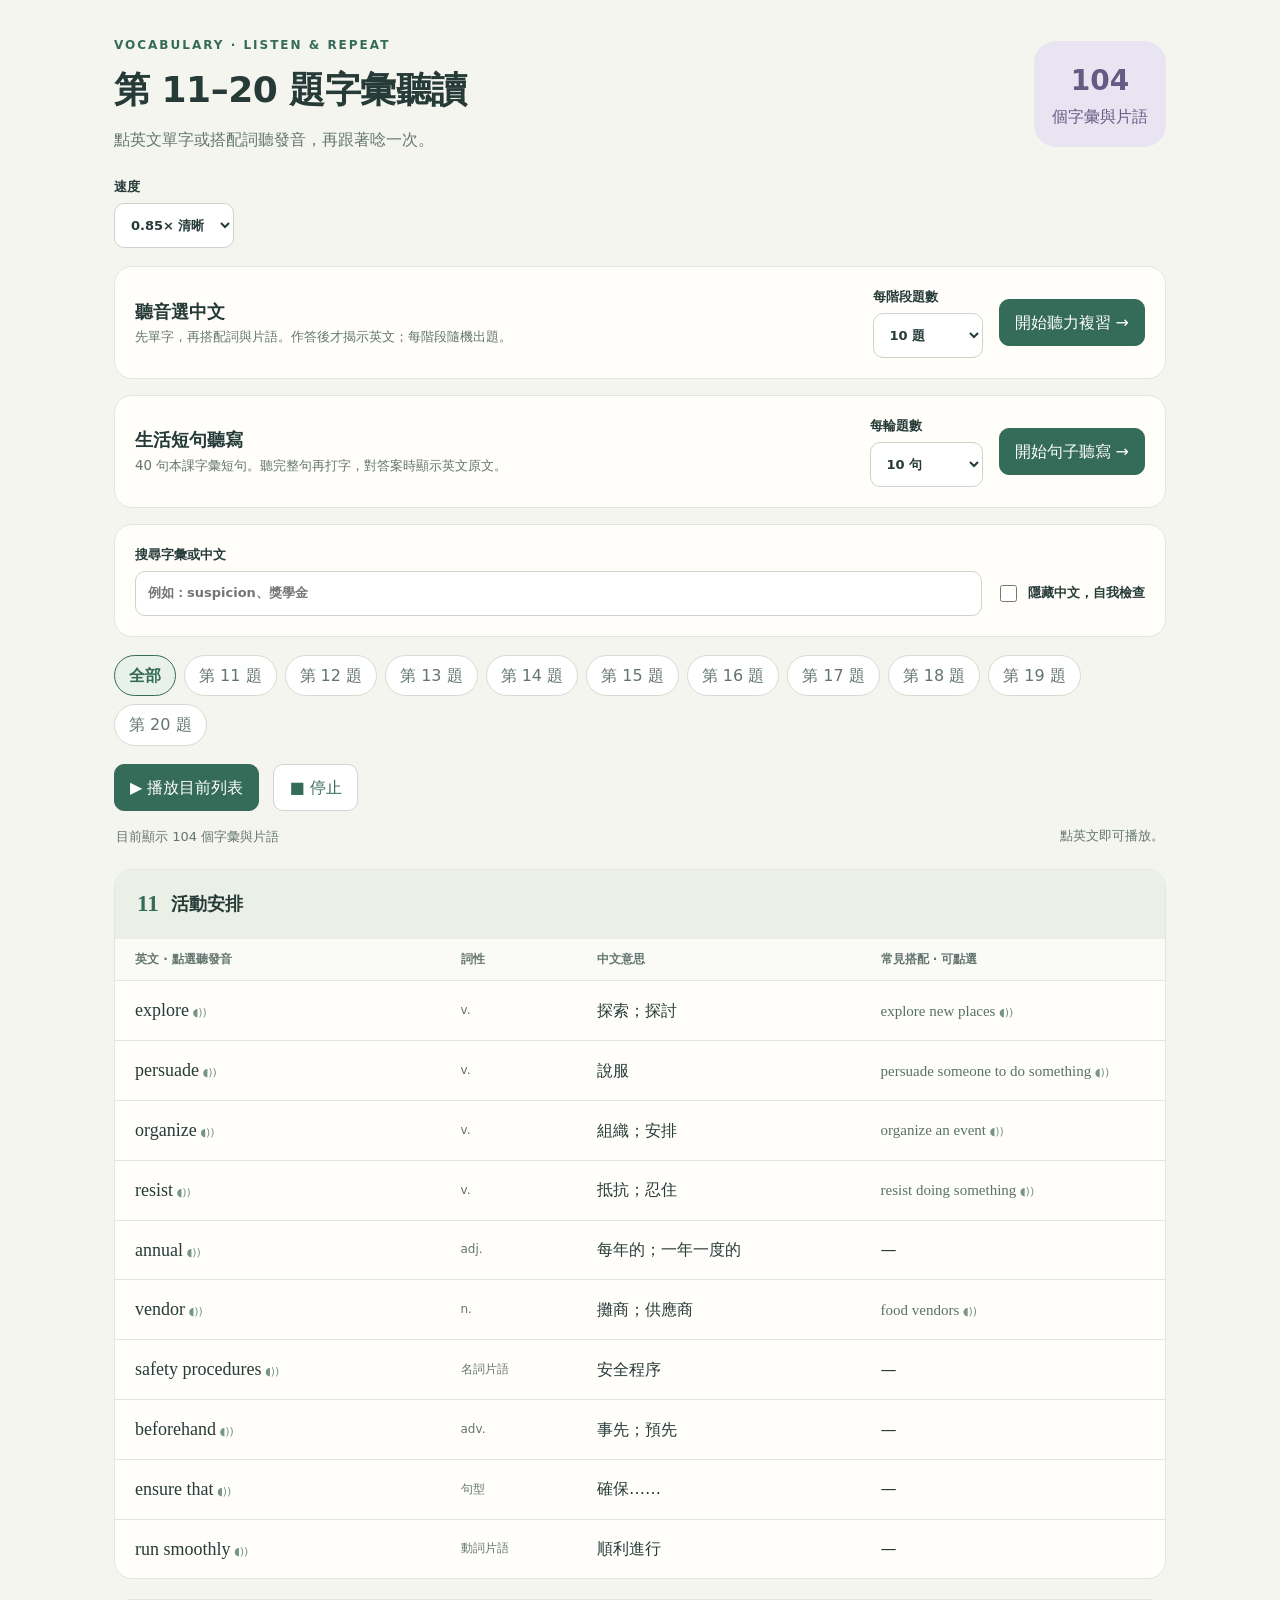
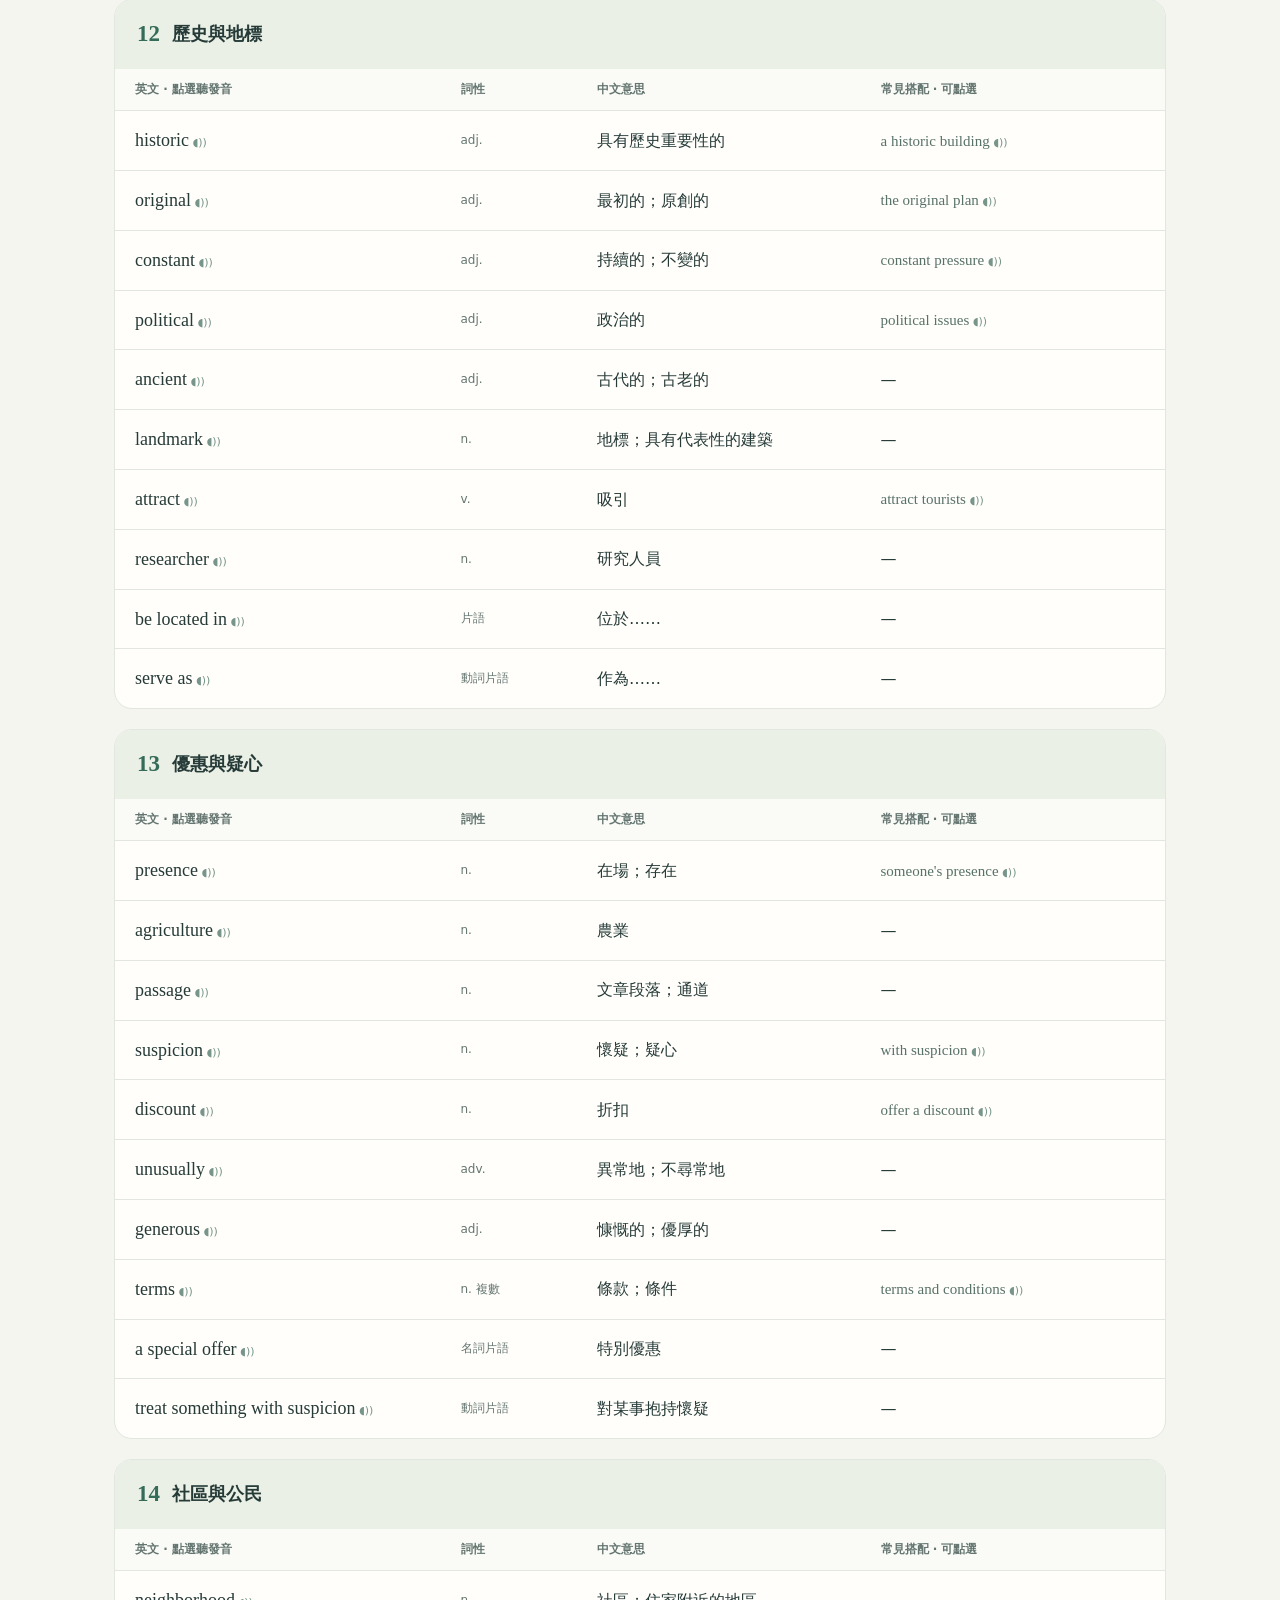
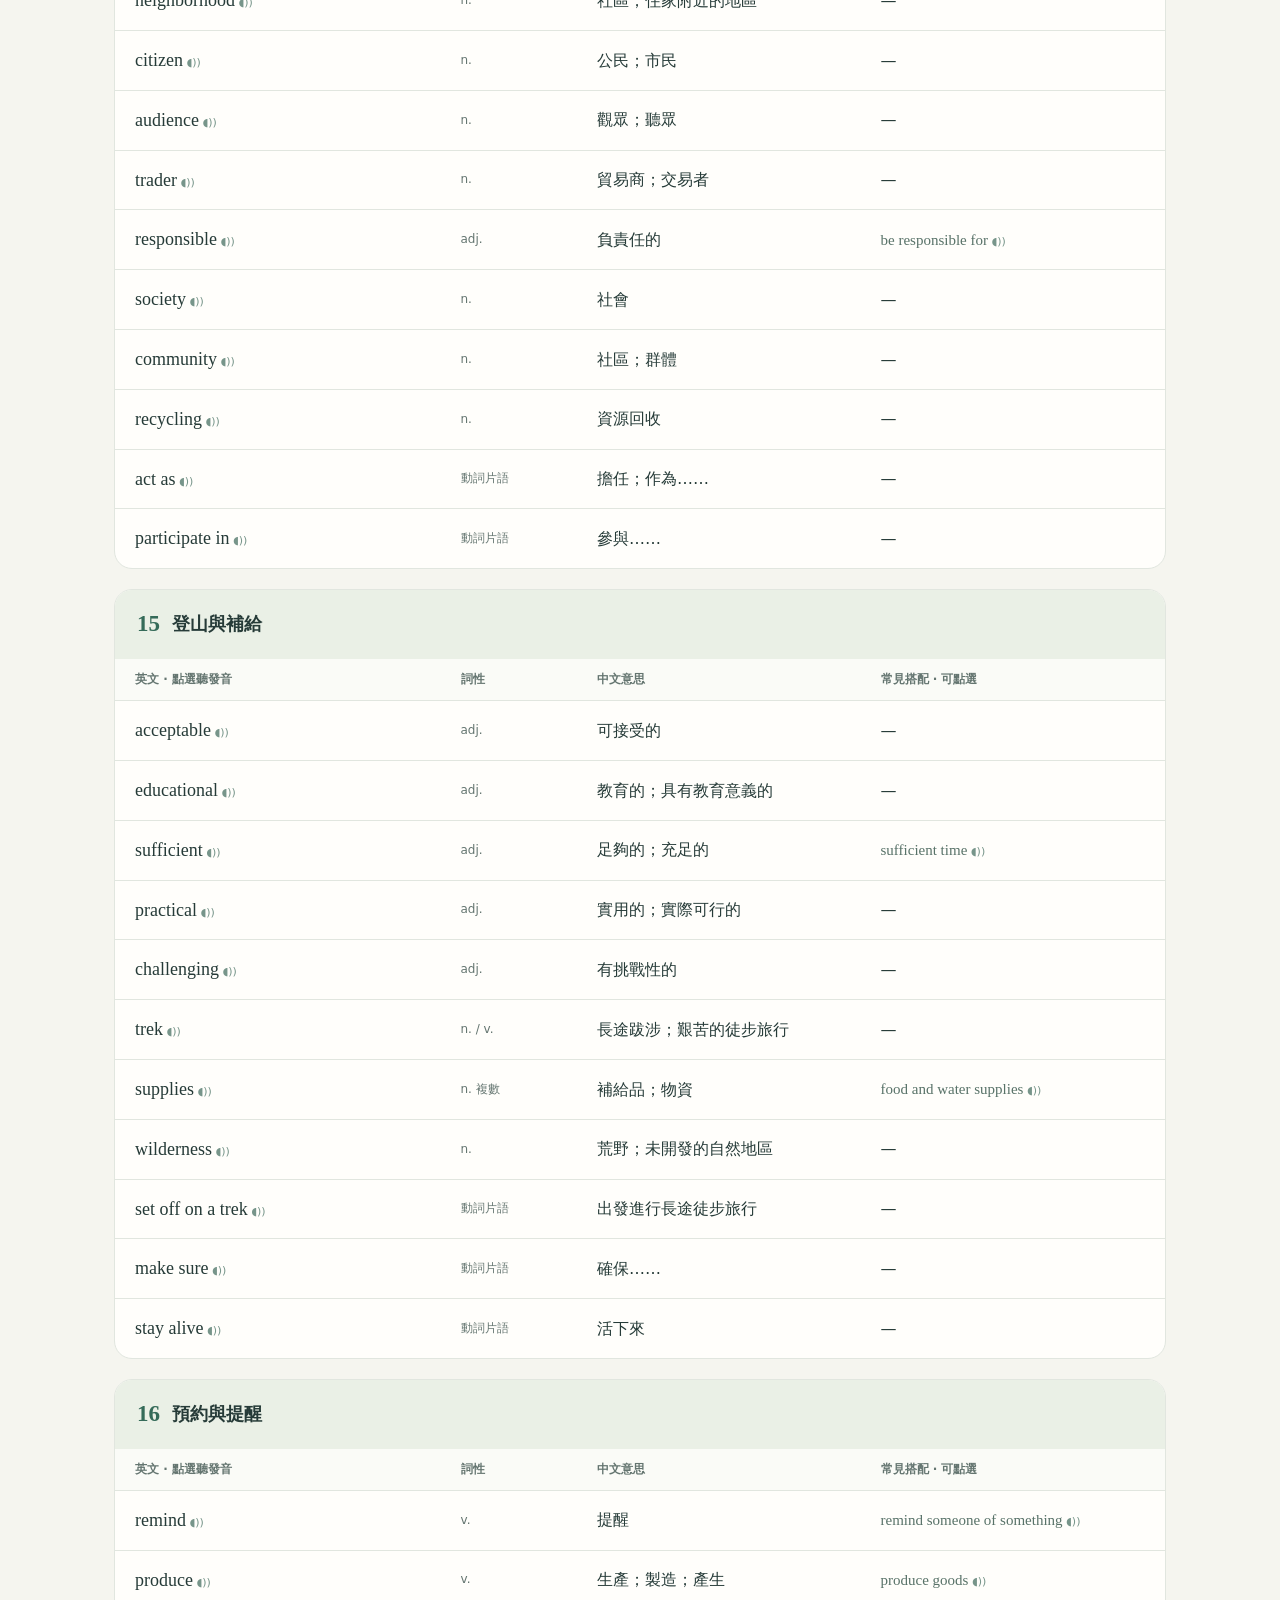
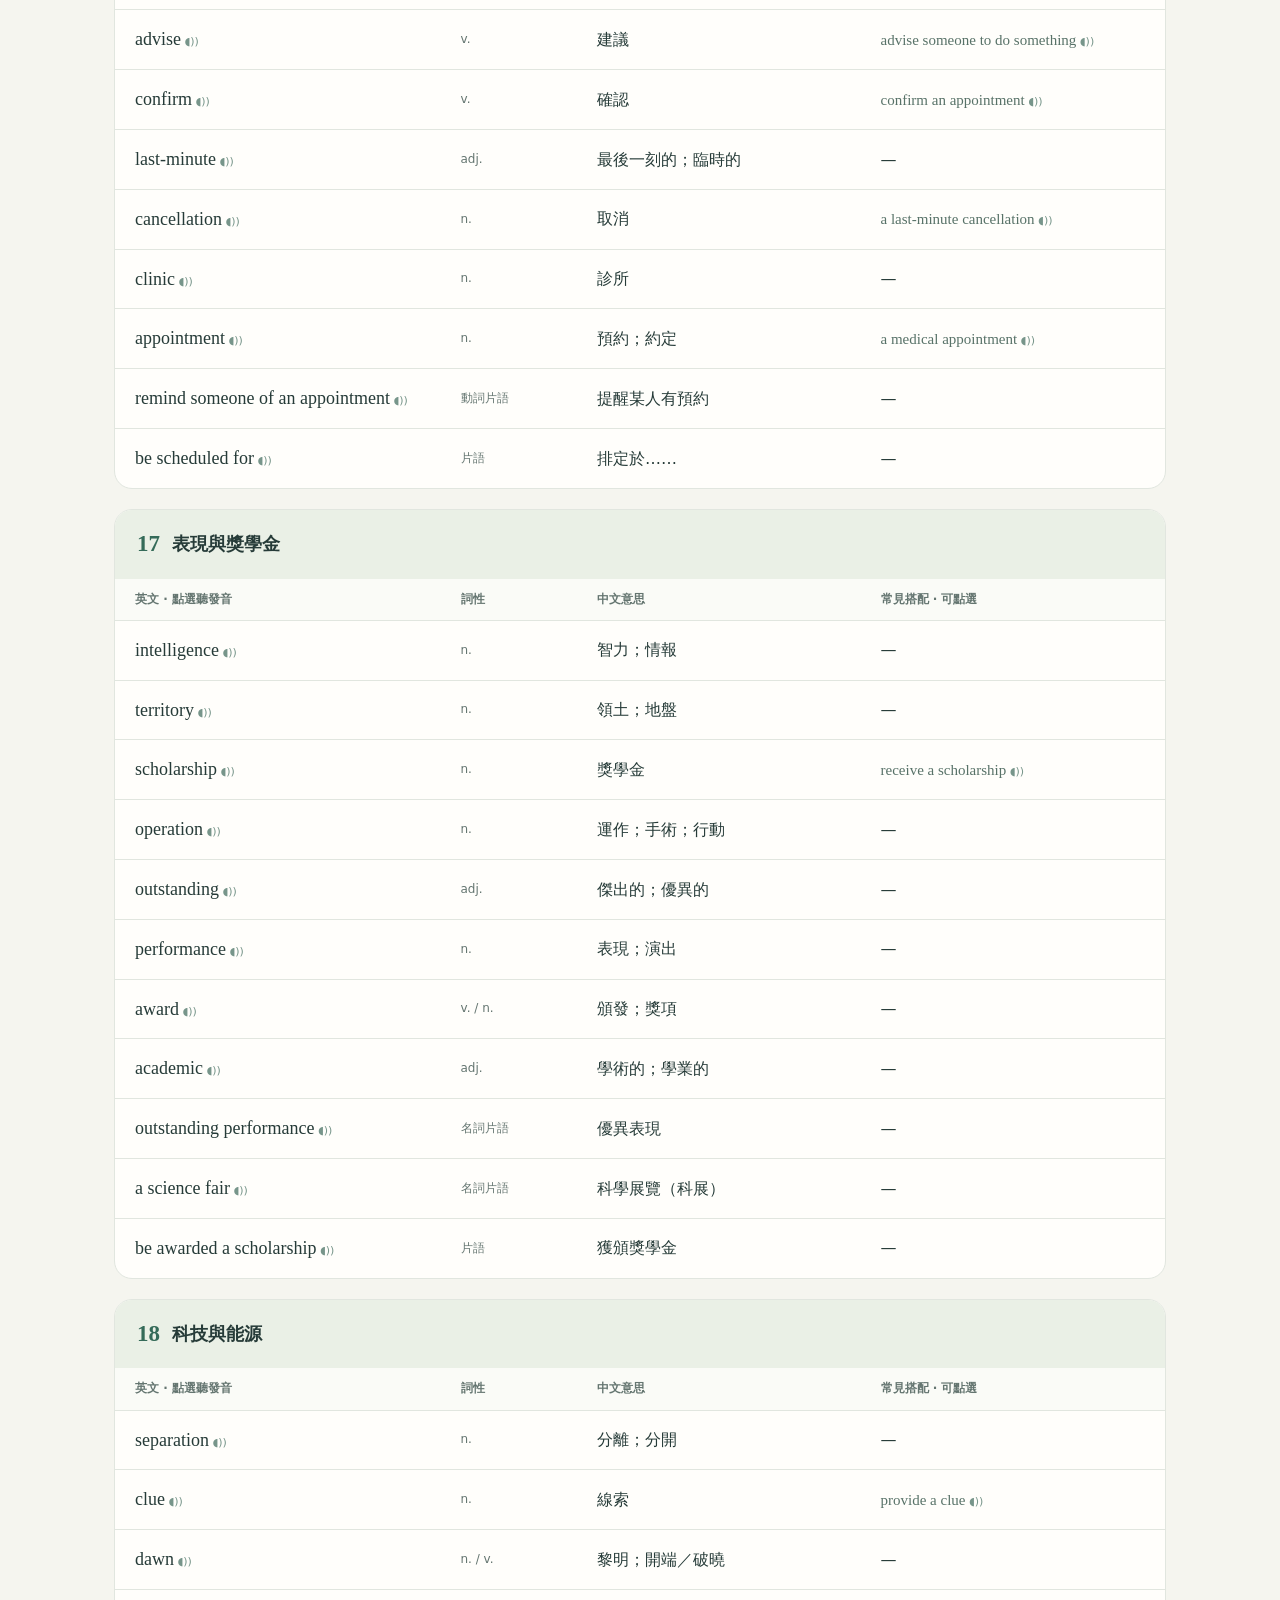
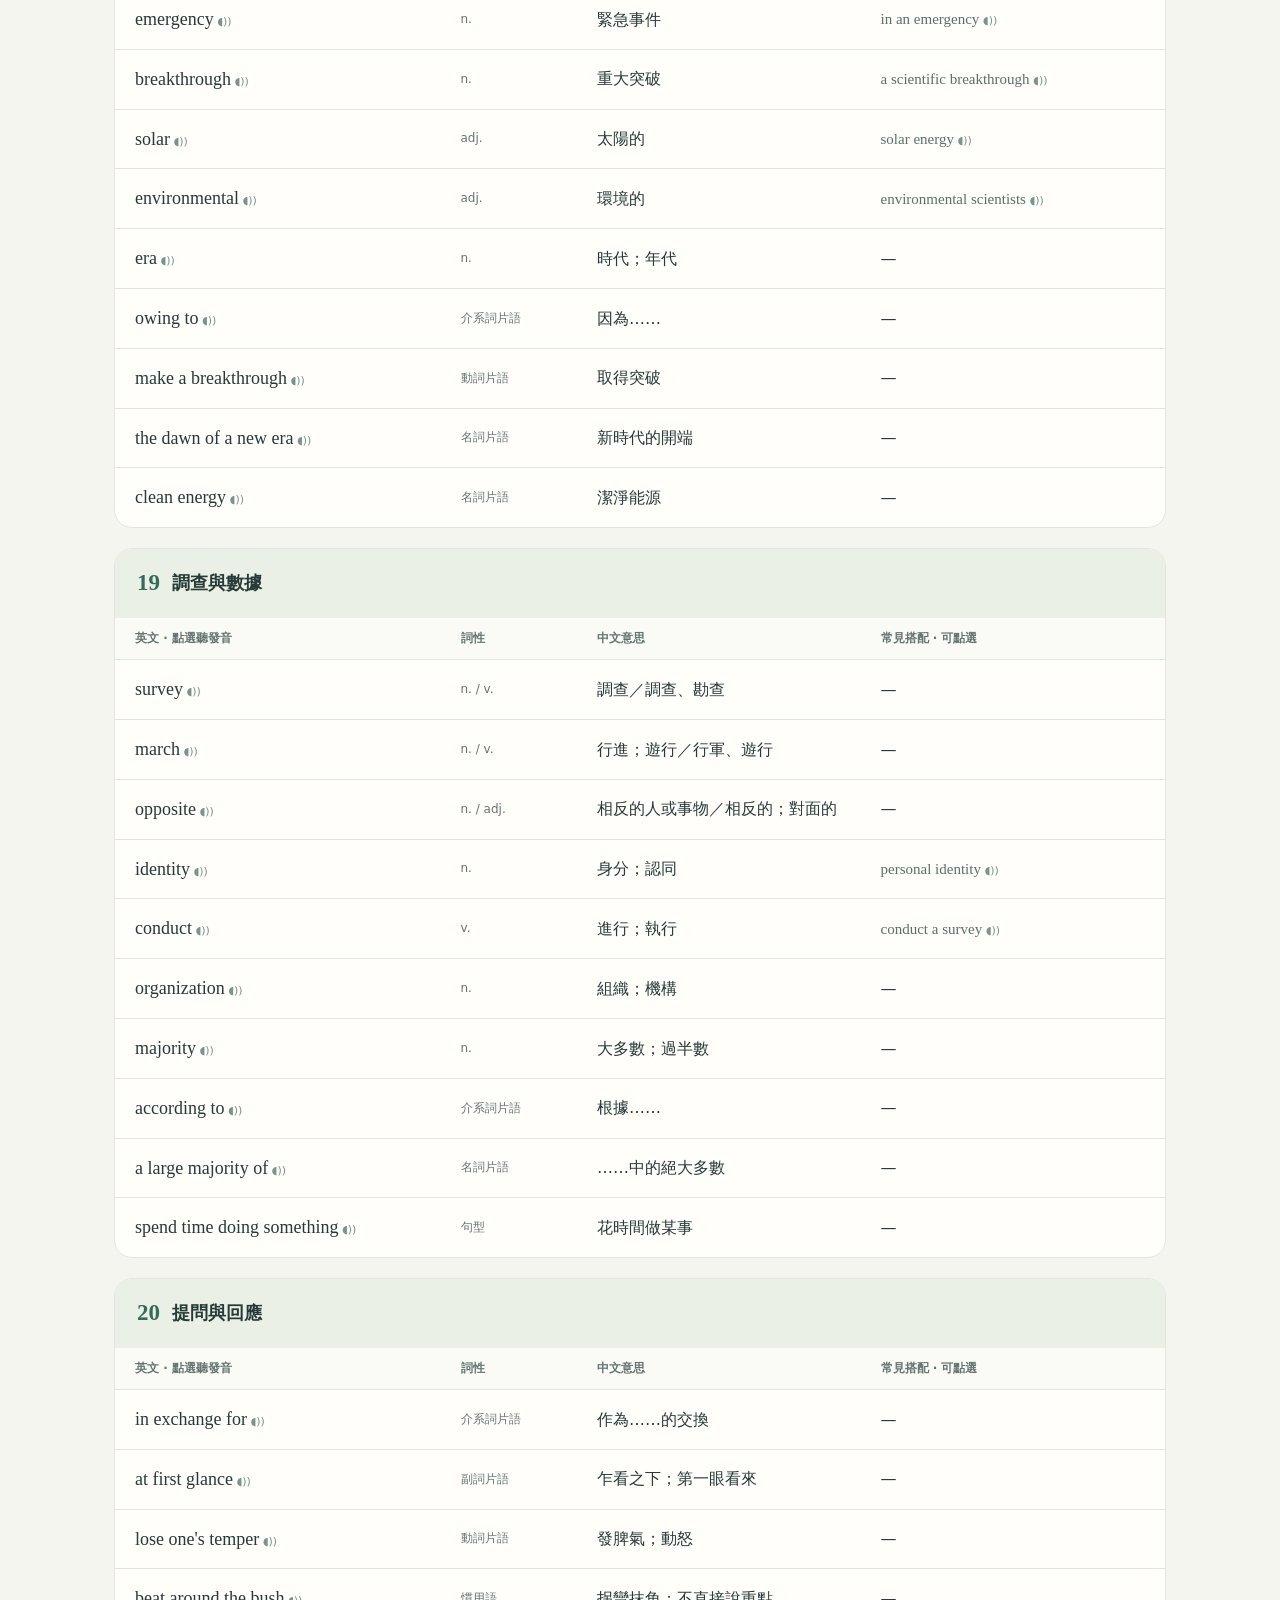
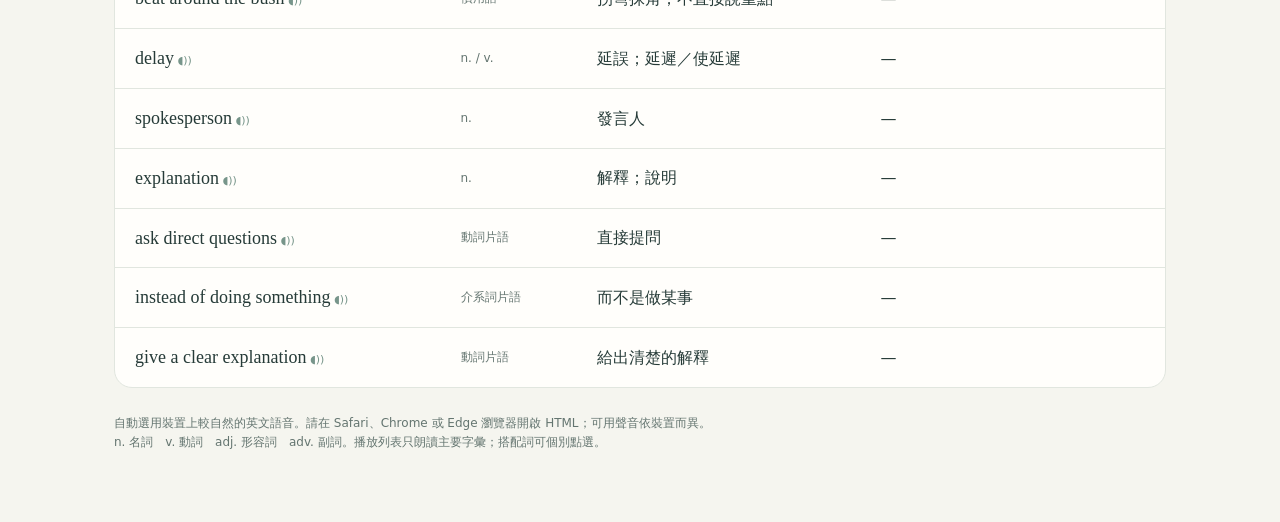
<file: eric/ExamVocab-1023.html>
<!doctype html>
<html lang="zh-Hant"><head><meta charset="utf-8"><meta name="viewport" content="width=device-width,initial-scale=1"><title>第 11–20 題字彙聽讀</title>
<style>
:root{color-scheme:light;--ink:#263b38;--muted:#647570;--green:#356b59;--pale:#e8f1ea;--line:#e1e6df;--paper:#fffefb}*{box-sizing:border-box}body{margin:0;background:#f5f5ef;color:var(--ink);font-family:system-ui,-apple-system,"Noto Sans TC",sans-serif;line-height:1.6}button,input,select{font:inherit}button{cursor:pointer}button:focus-visible,a:focus-visible,input:focus-visible,select:focus-visible{outline:3px solid #d19d52;outline-offset:3px}main{max-width:1100px;margin:auto;padding:36px 24px 70px}header{display:flex;gap:24px;align-items:center;justify-content:space-between;margin-bottom:25px}.eyebrow{font-size:12px;letter-spacing:2px;color:var(--green);font-weight:700}h1{font-size:clamp(25px,4vw,36px);margin:6px 0 8px;letter-spacing:-.5px}header p{margin:0;color:var(--muted)}.badge{background:#e9e4f2;border-radius:22px;padding:18px;text-align:center;min-width:110px;color:#655b83}.badge strong{font-size:28px;display:block}.panel{padding:20px;background:var(--paper);border:1px solid var(--line);border-radius:18px;margin-bottom:16px}.settings{display:flex;align-items:end;gap:14px;flex-wrap:wrap}label{font-size:13px;font-weight:600;display:flex;flex-direction:column;gap:5px}select,input[type=search]{border:1px solid #cbd4ca;border-radius:10px;background:white;color:var(--ink);padding:10px 12px;min-height:45px}#search{width:100%}.search-label{flex:1;min-width:210px}.control{border:1px solid #ccd8cd;border-radius:10px;background:#fff;padding:10px 15px;color:var(--green);min-height:45px}.primary{background:var(--green);color:white;border-color:var(--green)}.toggle{flex-direction:row;align-items:center;gap:8px;min-height:45px}input[type=checkbox]{accent-color:var(--green);width:17px;height:17px}nav{display:flex;gap:8px;flex-wrap:wrap;margin:18px 0}.chip{border:1px solid #d4ddd1;background:#fff;border-radius:30px;padding:7px 14px;color:var(--muted)}.chip[aria-pressed=true]{background:var(--pale);color:var(--green);border-color:var(--green);font-weight:700}.meta{display:flex;justify-content:space-between;align-items:center;margin:15px 2px;color:var(--muted);font-size:13px;gap:12px}#status{min-height:23px}section{background:var(--paper);border:1px solid var(--line);border-radius:18px;overflow:hidden;margin:20px 0}h2{margin:0;padding:16px 22px;background:#eaf0e6;font-size:18px;display:flex;gap:12px;align-items:center}.qnum{font-family:Georgia,serif;color:var(--green);font-size:23px}table{border-collapse:collapse;width:100%;table-layout:fixed}th{font-size:12px;text-align:left;color:var(--muted);background:#fafbf7;padding:11px 20px;border-bottom:1px solid var(--line)}td{padding:13px 20px;border-bottom:1px solid var(--line);vertical-align:middle}tr:last-child td{border:0}th:nth-child(1){width:31%}th:nth-child(2){width:13%}th:nth-child(3){width:27%}th:nth-child(4){width:29%}.speak{background:none;border:0;color:var(--ink);padding:2px 0;text-align:left;font-family:Georgia,"Times New Roman",serif;font-size:18px;line-height:1.6;overflow-wrap:anywhere}.speak:hover{color:var(--green);text-decoration:underline;text-underline-offset:5px}.speak::after{content:' ◖))';font-family:system-ui;font-size:11px;color:#77958a;white-space:nowrap}.usage .speak{font-size:15px;color:#587268}.pos{font-size:12px;color:var(--muted)}tr.playing{background:#edf5e5}tr.playing .speak.active{color:#256040;text-decoration:underline}body.hide-cn .meaning{visibility:hidden}.empty{text-align:center;padding:45px 20px;color:var(--muted)}footer{font-size:12px;color:var(--muted);margin-top:26px}#status.error{color:#ad3828}
@media(max-width:720px){main{padding:24px 13px 50px}.badge{display:none}.settings{gap:10px}.settings label{flex:1}.toggle{flex-basis:100%!important}table,tbody,tr,td{display:block}thead{display:none}tr{padding:14px 17px;border-bottom:1px solid var(--line);display:grid;grid-template-columns:1fr auto;gap:5px 12px}td{padding:0;border:0}.meaning,.usage{grid-column:1/-1}.speak{font-size:20px}.pos{align-self:center}.meaning{font-size:15px}.usage{margin-top:2px}h2{padding:13px 17px}.meta{flex-direction:column;align-items:start}.primary,.control{flex:1}}
@media print{body{background:white}main{padding:0}.panel,nav,.meta,footer,.badge{display:none}section{break-inside:auto;border-radius:0}tr{break-inside:avoid}h2{break-after:avoid}.speak::after{content:''}body.hide-cn .meaning{visibility:visible}}

[hidden]{display:none!important}.quiz-setup{display:flex;flex-wrap:wrap;align-items:center;gap:16px}.quiz-setup p{flex:1;min-width:240px;margin:0}.quiz-setup strong{display:block;font-size:18px}.quiz-setup small{display:block;color:var(--muted)}#review{max-width:760px;margin:24px auto}#review h2{background:none;padding:0;margin:0 0 12px}.quiz-top{display:flex;justify-content:space-between;align-items:center;gap:12px;margin-bottom:22px}.quiz-muted{color:var(--muted);font-size:14px}#answers{display:grid;gap:12px;margin:22px 0}.answer{padding:17px 19px;background:white;border:1px solid #cbd4ca;border-radius:12px;text-align:left;color:var(--ink);font-size:17px}.answer:not(:disabled):hover{background:var(--pale);border-color:var(--green)}.answer:disabled{cursor:default;opacity:.72}.answer.correct{border:2px solid #356b59;background:#e6f2e9;opacity:1}.answer.incorrect{border:2px solid #ad3828;background:#fbeee9;opacity:1}#feedback{padding:18px;background:#f1f4eb;border-radius:12px;margin-bottom:18px}#feedback p{margin:6px 0}.reveal-en{font:24px/1.5 Georgia,serif;color:var(--green)}#quiz-status{min-height:26px;margin:12px 0;color:var(--muted)}#quiz-status.error{color:#ad3828}#mistakes{border-top:1px solid var(--line);margin-top:22px}body.quiz-mode header p,body.quiz-mode .eyebrow,body.quiz-mode .badge{display:none}body.quiz-mode footer{display:none}#quiz-length{min-width:110px}button:disabled{cursor:default} @media(max-width:720px){.quiz-top{align-items:start;flex-direction:column}.quiz-setup .control{flex-basis:100%}.answer{font-size:16px;padding:15px}.quiz-setup label{flex:1}}
#dictation{max-width:760px;margin:24px auto}#dictation h2{background:none;padding:0}#dict-answer{width:100%;resize:vertical;font:20px/1.7 Georgia,serif;border:1px solid #cbd4ca;border-radius:12px;padding:15px;margin:6px 0 16px;color:var(--ink);background:white}#dict-answer:focus-visible{outline:3px solid #d19d52;outline-offset:3px}#dict-feedback{padding:18px;background:#f1f4eb;border-radius:12px;margin:18px 0;overflow-wrap:anywhere}#dict-feedback p{margin:10px 0}#dict-feedback p span{white-space:pre-wrap}#dict-status{min-height:26px;color:var(--muted)}#dict-status.error{color:#ad3828}.dict-diff{font:19px/1.9 Georgia,serif}.missing-word{background:#d8eedb;color:#244f36}.extra-word{background:#fbe2dc;color:#9a3128;text-decoration:line-through}#dict-errors{margin-top:22px;border-top:1px solid var(--line)}button:disabled{opacity:.65}#dict-check:disabled{cursor:default}</style></head><body><main>
<header><div><div class="eyebrow">VOCABULARY · LISTEN & REPEAT</div><h1>第 11–20 題字彙聽讀</h1><p>點英文單字或搭配詞聽發音，再跟著唸一次。</p></div><div class="badge"><strong id="total"></strong>個字彙與片語</div></header>
<div class="settings" style="margin-bottom:18px"><label>速度<select id="rate"><option value="0.7">0.7× 慢速</option><option value="0.85" selected>0.85× 清晰</option><option value="1">1.0× 正常</option><option value="1.15">1.15× 快速</option></select></label></div>
<div id="quiz-setup" class="panel quiz-setup"><p><strong>聽音選中文</strong><small>先單字，再搭配詞與片語。作答後才揭示英文；每階段隨機出題。</small></p><label>每階段題數<select id="quiz-length"><option value="10">10 題</option><option value="20">20 題</option><option value="all">全部</option></select></label><button type="button" class="control primary" id="start-quiz">開始聽力複習 →</button></div>
<div id="dict-setup" class="panel quiz-setup"><p><strong>生活短句聽寫</strong><small>40 句本課字彙短句。聽完整句再打字，對答案時顯示英文原文。</small></p><label>每輪題數<select id="dict-length"><option value="10">10 句</option><option value="20">20 句</option><option value="all">全部 40 句</option></select></label><button type="button" id="start-dict" class="control primary">開始句子聽寫 →</button></div><div id="study"><div class="panel"><div class="settings"><label class="search-label">搜尋字彙或中文<input id="search" type="search" placeholder="例如：suspicion、獎學金"></label><label class="toggle"><input id="hide" type="checkbox">隱藏中文，自我檢查</label></div></div>
<nav aria-label="依題號篩選" id="filters"></nav><div class="settings"><button class="control primary" id="play">▶ 播放目前列表</button><button class="control" id="stop">■ 停止</button></div>
<div class="meta"><span id="count"></span><span id="status" role="status" aria-live="polite">準備好了。點英文即可播放。</span></div><div id="content"></div>
</div>
<div id="review" class="panel" hidden><div class="quiz-top"><span id="quiz-progress" class="quiz-muted"></span><button type="button" id="leave-quiz" class="control">返回字彙表</button></div><div id="quiz-question"><h2>聽英文，選出正確的中文意思</h2><p class="quiz-muted">先播放題目。可重聽，作答前不顯示英文。少數動詞會加唸不定詞標記，請選出主要單字的意思。</p><button type="button" id="listen-question" class="control primary">▶ 播放題目</button><div id="quiz-status" role="status" aria-live="polite"></div><div id="answers" aria-label="三個中文選項"></div><p id="quiz-score" class="quiz-muted"></p><div id="feedback" aria-live="polite" hidden></div><button type="button" id="next-question" class="control primary" hidden>下一題 →</button></div><div id="quiz-end" hidden><h2 id="result-title"></h2><p id="result-score"></p><div class="settings"><button type="button" id="continue-stage" class="control primary">進入搭配詞與片語 →</button><button type="button" id="retry-wrong" class="control primary" hidden>重練答錯的題目</button><button type="button" id="restart-quiz" class="control" hidden>重新開始兩階段</button></div><div id="mistakes"></div></div></div>
<div id="dictation" class="panel" hidden><div class="quiz-top"><span id="dict-progress" class="quiz-muted"></span><button type="button" id="leave-dict" class="control">返回字彙表</button></div><div id="dict-question"><h2>聽句子，寫出完整英文</h2><p class="quiz-muted">可重播。檢查拼字、大小寫及句末標點；逗號可忽略，英美拼字與數字寫法皆可。</p><button type="button" id="dict-listen" class="control primary">▶ 播放句子</button><p id="dict-status" role="status" aria-live="polite"></p><label for="dict-answer">你聽到的句子<textarea id="dict-answer" rows="3" spellcheck="false" autocomplete="off" autocorrect="off" autocapitalize="off" placeholder="在這裡輸入完整英文句子……"></textarea></label><button type="button" id="dict-check" class="control primary" disabled>對答案</button><p id="dict-score" class="quiz-muted"></p><div id="dict-feedback" aria-live="polite" hidden></div><button type="button" id="dict-next" class="control primary" hidden>下一句 →</button></div><div id="dict-end" hidden><h2>句子聽寫完成</h2><p id="dict-result"></p><div class="settings"><button type="button" id="dict-retry" class="control primary">重練需要修正的句子</button><button type="button" id="dict-restart" class="control">重新開始</button></div><div id="dict-errors"></div></div></div><footer>自動選用裝置上較自然的英文語音。請在 Safari、Chrome 或 Edge 瀏覽器開啟 HTML；可用聲音依裝置而異。<br>n. 名詞　v. 動詞　adj. 形容詞　adv. 副詞。播放列表只朗讀主要字彙；搭配詞可個別點選。</footer>
</main><script>
const DATA=[{"q": 11, "topic": "活動安排", "items": [["explore", "v.", "探索；探討", "explore new places"], ["persuade", "v.", "說服", "persuade someone to do something"], ["organize", "v.", "組織；安排", "organize an event"], ["resist", "v.", "抵抗；忍住", "resist doing something"], ["annual", "adj.", "每年的；一年一度的", ""], ["vendor", "n.", "攤商；供應商", "food vendors"], ["safety procedures", "名詞片語", "安全程序", ""], ["beforehand", "adv.", "事先；預先", ""], ["ensure that", "句型", "確保……", ""], ["run smoothly", "動詞片語", "順利進行", ""]]}, {"q": 12, "topic": "歷史與地標", "items": [["historic", "adj.", "具有歷史重要性的", "a historic building"], ["original", "adj.", "最初的；原創的", "the original plan"], ["constant", "adj.", "持續的；不變的", "constant pressure"], ["political", "adj.", "政治的", "political issues"], ["ancient", "adj.", "古代的；古老的", ""], ["landmark", "n.", "地標；具有代表性的建築", ""], ["attract", "v.", "吸引", "attract tourists"], ["researcher", "n.", "研究人員", ""], ["be located in", "片語", "位於……", ""], ["serve as", "動詞片語", "作為……", ""]]}, {"q": 13, "topic": "優惠與疑心", "items": [["presence", "n.", "在場；存在", "someone's presence"], ["agriculture", "n.", "農業", ""], ["passage", "n.", "文章段落；通道", ""], ["suspicion", "n.", "懷疑；疑心", "with suspicion"], ["discount", "n.", "折扣", "offer a discount"], ["unusually", "adv.", "異常地；不尋常地", ""], ["generous", "adj.", "慷慨的；優厚的", ""], ["terms", "n. 複數", "條款；條件", "terms and conditions"], ["a special offer", "名詞片語", "特別優惠", ""], ["treat something with suspicion", "動詞片語", "對某事抱持懷疑", ""]]}, {"q": 14, "topic": "社區與公民", "items": [["neighborhood", "n.", "社區；住家附近的地區", ""], ["citizen", "n.", "公民；市民", ""], ["audience", "n.", "觀眾；聽眾", ""], ["trader", "n.", "貿易商；交易者", ""], ["responsible", "adj.", "負責任的", "be responsible for"], ["society", "n.", "社會", ""], ["community", "n.", "社區；群體", ""], ["recycling", "n.", "資源回收", ""], ["act as", "動詞片語", "擔任；作為……", ""], ["participate in", "動詞片語", "參與……", ""]]}, {"q": 15, "topic": "登山與補給", "items": [["acceptable", "adj.", "可接受的", ""], ["educational", "adj.", "教育的；具有教育意義的", ""], ["sufficient", "adj.", "足夠的；充足的", "sufficient time"], ["practical", "adj.", "實用的；實際可行的", ""], ["challenging", "adj.", "有挑戰性的", ""], ["trek", "n. / v.", "長途跋涉；艱苦的徒步旅行", ""], ["supplies", "n. 複數", "補給品；物資", "food and water supplies"], ["wilderness", "n.", "荒野；未開發的自然地區", ""], ["set off on a trek", "動詞片語", "出發進行長途徒步旅行", ""], ["make sure", "動詞片語", "確保……", ""], ["stay alive", "動詞片語", "活下來", ""]]}, {"q": 16, "topic": "預約與提醒", "items": [["remind", "v.", "提醒", "remind someone of something"], ["produce", "v.", "生產；製造；產生", "produce goods"], ["advise", "v.", "建議", "advise someone to do something"], ["confirm", "v.", "確認", "confirm an appointment"], ["last-minute", "adj.", "最後一刻的；臨時的", ""], ["cancellation", "n.", "取消", "a last-minute cancellation"], ["clinic", "n.", "診所", ""], ["appointment", "n.", "預約；約定", "a medical appointment"], ["remind someone of an appointment", "動詞片語", "提醒某人有預約", ""], ["be scheduled for", "片語", "排定於……", ""]]}, {"q": 17, "topic": "表現與獎學金", "items": [["intelligence", "n.", "智力；情報", ""], ["territory", "n.", "領土；地盤", ""], ["scholarship", "n.", "獎學金", "receive a scholarship"], ["operation", "n.", "運作；手術；行動", ""], ["outstanding", "adj.", "傑出的；優異的", ""], ["performance", "n.", "表現；演出", ""], ["award", "v. / n.", "頒發；獎項", ""], ["academic", "adj.", "學術的；學業的", ""], ["outstanding performance", "名詞片語", "優異表現", ""], ["a science fair", "名詞片語", "科學展覽（科展）", ""], ["be awarded a scholarship", "片語", "獲頒獎學金", ""]]}, {"q": 18, "topic": "科技與能源", "items": [["separation", "n.", "分離；分開", ""], ["clue", "n.", "線索", "provide a clue"], ["dawn", "n. / v.", "黎明；開端／破曉", ""], ["emergency", "n.", "緊急事件", "in an emergency"], ["breakthrough", "n.", "重大突破", "a scientific breakthrough"], ["solar", "adj.", "太陽的", "solar energy"], ["environmental", "adj.", "環境的", "environmental scientists"], ["era", "n.", "時代；年代", ""], ["owing to", "介系詞片語", "因為……", ""], ["make a breakthrough", "動詞片語", "取得突破", ""], ["the dawn of a new era", "名詞片語", "新時代的開端", ""], ["clean energy", "名詞片語", "潔淨能源", ""]]}, {"q": 19, "topic": "調查與數據", "items": [["survey", "n. / v.", "調查／調查、勘查", ""], ["march", "n. / v.", "行進；遊行／行軍、遊行", ""], ["opposite", "n. / adj.", "相反的人或事物／相反的；對面的", ""], ["identity", "n.", "身分；認同", "personal identity"], ["conduct", "v.", "進行；執行", "conduct a survey"], ["organization", "n.", "組織；機構", ""], ["majority", "n.", "大多數；過半數", ""], ["according to", "介系詞片語", "根據……", ""], ["a large majority of", "名詞片語", "……中的絕大多數", ""], ["spend time doing something", "句型", "花時間做某事", ""]]}, {"q": 20, "topic": "提問與回應", "items": [["in exchange for", "介系詞片語", "作為……的交換", ""], ["at first glance", "副詞片語", "乍看之下；第一眼看來", ""], ["lose one's temper", "動詞片語", "發脾氣；動怒", ""], ["beat around the bush", "慣用語", "拐彎抹角；不直接說重點", ""], ["delay", "n. / v.", "延誤；延遲／使延遲", ""], ["spokesperson", "n.", "發言人", ""], ["explanation", "n.", "解釋；說明", ""], ["ask direct questions", "動詞片語", "直接提問", ""], ["instead of doing something", "介系詞片語", "而不是做某事", ""], ["give a clear explanation", "動詞片語", "給出清楚的解釋", ""]]}];
const $=id=>document.getElementById(id);const synth=window.speechSynthesis;let question='all',selectedVoice=null,version=0,current=null,active=null;let displayed=[];
function status(text,error=false){$('status').textContent=text;$('status').classList.toggle('error',error)}
function clearActive(){if(active){active.classList.remove('active');active.closest('tr')?.classList.remove('playing');active=null}}
function stop(){version++;if(synth)synth.cancel();current=null;clearActive();$('play').textContent='▶ 播放目前列表'}
function loadVoices(){if(!synth)return;const english=synth.getVoices().filter(v=>/^en(?:[-_]|$)/i.test(v.lang));function score(v){let n=0;if(/natural|neural|premium|enhanced|online/i.test(v.name))n+=100;if(/^en[-_]GB$/i.test(v.lang))n+=20;if(/Daniel|Samantha|Serena|Sonia|Ryan|Oliver|Google.*English/i.test(v.name))n+=10;if(v.default)n+=2;return n}selectedVoice=english.map((voice,index)=>({voice,index,score:score(voice)})).sort((a,b)=>b.score-a.score||a.index-b.index)[0]?.voice||null}
function speak(text,button,token,done,conceal=false){if(!synth||!window.SpeechSynthesisUtterance){status('此瀏覽器不支援語音。請改用 Safari、Chrome 或 Edge。',true);done?.(false);return}clearActive();active=button;if(active){active.classList.add('active');active.closest('tr')?.classList.add('playing')}const spokenText=/^(produce|conduct)$/.test(text)?`to ${text}`:text;const u=new SpeechSynthesisUtterance(spokenText);current=u;if(!selectedVoice)loadVoices();const voice=selectedVoice;if(voice){u.voice=voice;u.lang=voice.lang}else u.lang='en-GB';u.rate=Number($('rate').value);status(conceal?'正在播放聽力題目。':`正在播放：${text}`);u.onend=()=>{if(token!==version)return;current=null;clearActive();done?.(true)};u.onerror=e=>{if(token!==version)return;clearActive();current=null;status('語音未能播放，請檢查裝置音量，或重新開啟瀏覽器後再試。',true);$('play').textContent='▶ 播放目前列表';done?.(false)};synth.resume();synth.speak(u)}
function soundButton(text,id){const b=document.createElement('button');b.type='button';b.className='speak';b.textContent=text;b.id=id;b.setAttribute('aria-label',`播放英文：${text}`);b.addEventListener('click',()=>{stop();const token=version;speak(text,b,token,ok=>{if(ok)status(`已播放：${text}`)})});return b}
function render(){stop();const keyword=$('search').value.trim().toLocaleLowerCase();$('content').replaceChildren();displayed=[];let total=0;DATA.forEach(group=>{if(question!=='all'&&question!==String(group.q))return;const filtered=group.items.map((item,index)=>({item,index})).filter(({item})=>item.join(' ').toLocaleLowerCase().includes(keyword));if(!filtered.length)return;const section=document.createElement('section'),heading=document.createElement('h2'),num=document.createElement('span');num.className='qnum';num.textContent=String(group.q);heading.append(num,document.createTextNode(group.topic));section.append(heading);const table=document.createElement('table');table.innerHTML='<thead><tr><th>英文 · 點選聽發音</th><th>詞性</th><th>中文意思</th><th>常見搭配 · 可點選</th></tr></thead>';const tbody=document.createElement('tbody');filtered.forEach(({item,index})=>{const [word,pos,meaning,usage]=item,tr=document.createElement('tr');const a=document.createElement('td');const b=soundButton(word,`w${group.q}-${index}`);a.append(b);const p=document.createElement('td');p.className='pos';p.textContent=pos;const c=document.createElement('td');c.className='meaning';c.textContent=meaning;const d=document.createElement('td');d.className='usage';if(usage)d.append(soundButton(usage,`u${group.q}-${index}`));else d.textContent='—';tr.append(a,p,c,d);tbody.append(tr);displayed.push({word,button:b});total++});table.append(tbody);section.append(table);$('content').append(section)});$('count').textContent=`目前顯示 ${total} 個字彙與片語`;$('play').disabled=!total;if(!total)$('content').innerHTML='<div class="empty">沒有符合的字彙，請試試其他關鍵字。</div>';status('點英文即可播放。')}
[{q:'all',label:'全部'},...DATA.map(g=>({q:String(g.q),label:`第 ${g.q} 題`}))].forEach(x=>{const b=document.createElement('button');b.type='button';b.className='chip';b.textContent=x.label;b.setAttribute('aria-pressed',String(x.q==='all'));b.addEventListener('click',()=>{question=x.q;document.querySelectorAll('.chip').forEach(el=>el.setAttribute('aria-pressed',String(el===b)));render()});$('filters').append(b)});
$('total').textContent=DATA.reduce((n,g)=>n+g.items.length,0);$('search').addEventListener('input',render);$('hide').addEventListener('change',()=>document.body.classList.toggle('hide-cn',$('hide').checked));$('stop').addEventListener('click',()=>{stop();status('已停止播放。')});$('rate').addEventListener('change',()=>{stop();status('已調整速度，點英文即可播放。')});$('play').addEventListener('click',()=>{stop();if(!displayed.length)return;const token=version,queue=[...displayed];let index=0;$('play').textContent='♫ 正在播放列表';function next(){if(token!==version)return;if(index>=queue.length){clearActive();$('play').textContent='▶ 播放目前列表';status('列表播放完成。');return}const item=queue[index++];speak(item.word,item.button,token,ok=>{if(ok)setTimeout(next,300)})}next()});window.addEventListener('pagehide',stop);render();loadVoices();if(synth)synth.addEventListener('voiceschanged',loadVoices);else status('此瀏覽器不支援語音。請改用 Safari、Chrome 或 Edge。',true);
const QUIZ=[[{"english": "explore", "meaning": "探索；探討", "wrong": ["避免；避開", "破壞；毀壞"]}, {"english": "persuade", "meaning": "說服", "wrong": ["提醒", "命令"]}, {"english": "organize", "meaning": "組織；安排", "wrong": ["取消；撤銷", "參加；出席"]}, {"english": "resist", "meaning": "抵抗；忍住", "wrong": ["接受；順從", "堅持；持續"]}, {"english": "annual", "meaning": "每年的；一年一度的", "wrong": ["每月的", "偶爾的"]}, {"english": "vendor", "meaning": "攤商；供應商", "wrong": ["顧客；買家", "觀眾；聽眾"]}, {"english": "beforehand", "meaning": "事先；預先", "wrong": ["事後；後來", "同時"]}, {"english": "historic", "meaning": "具有歷史重要性的", "wrong": ["史前的", "虛構的"]}, {"english": "original", "meaning": "最初的；原創的", "wrong": ["修改後的", "複製的"]}, {"english": "constant", "meaning": "持續的；不變的", "wrong": ["短暫的", "偶爾的"]}, {"english": "political", "meaning": "政治的", "wrong": ["經濟的", "宗教的"]}, {"english": "ancient", "meaning": "古代的；古老的", "wrong": ["現代的", "未來的"]}, {"english": "landmark", "meaning": "地標；具有代表性的建築", "wrong": ["邊界；國界", "建築材料"]}, {"english": "attract", "meaning": "吸引", "wrong": ["驅趕；趕走", "保護；維護"]}, {"english": "researcher", "meaning": "研究人員", "wrong": ["受訪者", "導遊"]}, {"english": "presence", "meaning": "在場；存在", "wrong": ["缺席；不在場", "外表；樣貌"]}, {"english": "agriculture", "meaning": "農業", "wrong": ["工業", "商業"]}, {"english": "passage", "meaning": "文章段落；通道", "wrong": ["目的地；終點", "帳號；密碼"]}, {"english": "suspicion", "meaning": "懷疑；疑心", "wrong": ["信任；信心", "好奇；興趣"]}, {"english": "discount", "meaning": "折扣", "wrong": ["漲價", "退款"]}, {"english": "unusually", "meaning": "異常地；不尋常地", "wrong": ["通常地", "故意地"]}, {"english": "generous", "meaning": "慷慨的；優厚的", "wrong": ["吝嗇的；小氣的", "苛刻的；嚴格的"]}, {"english": "terms", "meaning": "條款；條件", "wrong": ["收據；發票", "表格；問卷"]}, {"english": "neighborhood", "meaning": "社區；住家附近的地區", "wrong": ["國籍；公民資格", "市中心"]}, {"english": "citizen", "meaning": "公民；市民", "wrong": ["旅客；遊客", "觀眾；聽眾"]}, {"english": "audience", "meaning": "觀眾；聽眾", "wrong": ["演出者；表演者", "主辦人"]}, {"english": "trader", "meaning": "貿易商；交易者", "wrong": ["顧客；買家", "農夫"]}, {"english": "responsible", "meaning": "負責任的", "wrong": ["粗心的", "有創意的"]}, {"english": "society", "meaning": "社會", "wrong": ["政府", "公司"]}, {"english": "community", "meaning": "社區；群體", "wrong": ["個人；個體", "國籍；公民資格"]}, {"english": "recycling", "meaning": "資源回收", "wrong": ["垃圾掩埋", "商品製造"]}, {"english": "acceptable", "meaning": "可接受的", "wrong": ["可避免的", "可預測的"]}, {"english": "educational", "meaning": "教育的；具有教育意義的", "wrong": ["娛樂性的", "商業性的"]}, {"english": "sufficient", "meaning": "足夠的；充足的", "wrong": ["必要的", "多餘的"]}, {"english": "practical", "meaning": "實用的；實際可行的", "wrong": ["理論上的", "不切實際的"]}, {"english": "challenging", "meaning": "有挑戰性的", "wrong": ["輕而易舉的", "令人放鬆的"]}, {"english": "trek", "meaning": "長途跋涉；艱苦的徒步旅行", "wrong": ["短程通勤", "快速奔跑"]}, {"english": "supplies", "meaning": "補給品；物資", "wrong": ["行程；路線", "需求；要求"]}, {"english": "wilderness", "meaning": "荒野；未開發的自然地區", "wrong": ["繁華的市中心", "人工遊樂園"]}, {"english": "remind", "meaning": "提醒", "wrong": ["說服", "警告"]}, {"english": "produce", "meaning": "生產；製造；產生", "wrong": ["消耗；耗用", "運送；配送"]}, {"english": "advise", "meaning": "建議", "wrong": ["命令", "說服"]}, {"english": "confirm", "meaning": "確認", "wrong": ["取消", "延後"]}, {"english": "last-minute", "meaning": "最後一刻的；臨時的", "wrong": ["提早安排的", "定期的"]}, {"english": "cancellation", "meaning": "取消", "wrong": ["確認", "預約"]}, {"english": "clinic", "meaning": "診所", "wrong": ["藥局", "實驗室"]}, {"english": "appointment", "meaning": "預約；約定", "wrong": ["處方；藥方", "帳單；費用"]}, {"english": "intelligence", "meaning": "智力；情報", "wrong": ["記憶；回憶", "想像力"]}, {"english": "territory", "meaning": "領土；地盤", "wrong": ["氣候；天氣", "居民；人口"]}, {"english": "scholarship", "meaning": "獎學金", "wrong": ["學費", "助學貸款"]}, {"english": "operation", "meaning": "運作；手術；行動", "wrong": ["會議；研討會", "研究報告"]}, {"english": "outstanding", "meaning": "傑出的；優異的", "wrong": ["普通的", "令人失望的"]}, {"english": "performance", "meaning": "表現；演出", "wrong": ["練習；訓練", "出席；到場"]}, {"english": "award", "meaning": "頒發；獎項", "wrong": ["申請；申請書", "收費；費用"]}, {"english": "academic", "meaning": "學術的；學業的", "wrong": ["職業的", "休閒的"]}, {"english": "separation", "meaning": "分離；分開", "wrong": ["結合；聯合", "比較；對照"]}, {"english": "clue", "meaning": "線索", "wrong": ["證據確鑿的結論", "謎團"]}, {"english": "dawn", "meaning": "黎明；開端／破曉", "wrong": ["黃昏；日落", "深夜"]}, {"english": "emergency", "meaning": "緊急事件", "wrong": ["日常工作", "預先安排的活動"]}, {"english": "breakthrough", "meaning": "重大突破", "wrong": ["重大挫折", "緩慢衰退"]}, {"english": "solar", "meaning": "太陽的", "wrong": ["月亮的", "地熱的"]}, {"english": "environmental", "meaning": "環境的", "wrong": ["經濟的", "醫療的"]}, {"english": "era", "meaning": "時代；年代", "wrong": ["地區；區域", "速度；速率"]}, {"english": "survey", "meaning": "調查／調查、勘查", "wrong": ["傳聞／散播謠言", "猜測／推測"]}, {"english": "march", "meaning": "行進；遊行／行軍、遊行", "wrong": ["停留／原地休息", "逃跑／倉促離開"]}, {"english": "opposite", "meaning": "相反的人或事物／相反的；對面的", "wrong": ["相似的人或事物／相似的", "中央位置／中央的"]}, {"english": "identity", "meaning": "身分；認同", "wrong": ["地址；住址", "職業；工作"]}, {"english": "conduct", "meaning": "進行；執行", "wrong": ["觀察；觀看", "拖延；推遲"]}, {"english": "organization", "meaning": "組織；機構", "wrong": ["組織成員", "辦公設備"]}, {"english": "majority", "meaning": "大多數；過半數", "wrong": ["少數；少部分", "全部；全體"]}, {"english": "delay", "meaning": "延誤；延遲／使延遲", "wrong": ["取消／使取消", "提前／使提前"]}, {"english": "spokesperson", "meaning": "發言人", "wrong": ["聽眾；觀眾", "目擊者"]}, {"english": "explanation", "meaning": "解釋；說明", "wrong": ["抱怨；投訴", "警告；告誡"]}], [{"english": "explore new places", "meaning": "探索新的地方", "wrong": ["避開陌生的地方", "返回熟悉的地方"]}, {"english": "persuade someone to do something", "meaning": "說服某人做某事", "wrong": ["提醒某人做某事", "命令某人做某事"]}, {"english": "organize an event", "meaning": "籌辦一場活動", "wrong": ["取消一場活動", "出席一場活動"]}, {"english": "resist doing something", "meaning": "忍住不做某事", "wrong": ["堅持繼續做某事", "忍不住做某事"]}, {"english": "food vendors", "meaning": "食品攤商", "wrong": ["食品顧客", "食品檢驗員"]}, {"english": "safety procedures", "meaning": "安全程序", "wrong": ["安全設備", "緊急出口"]}, {"english": "ensure that", "meaning": "確保……", "wrong": ["猜測……", "允許……"]}, {"english": "run smoothly", "meaning": "順利進行", "wrong": ["迅速結束", "暫停進行"]}, {"english": "a historic building", "meaning": "具有歷史重要性的建築", "wrong": ["現代風格的建築", "已拆除的建築"]}, {"english": "the original plan", "meaning": "原先的計畫", "wrong": ["修改後的計畫", "備用的計畫"]}, {"english": "constant pressure", "meaning": "持續的壓力", "wrong": ["偶爾的壓力", "逐漸減輕的壓力"]}, {"english": "political issues", "meaning": "政治議題", "wrong": ["經濟議題", "環境議題"]}, {"english": "attract tourists", "meaning": "吸引遊客", "wrong": ["限制遊客進入", "引導遊客離開"]}, {"english": "be located in", "meaning": "位於……", "wrong": ["來自……", "搬離……"]}, {"english": "serve as", "meaning": "作為……", "wrong": ["取代……", "與……競爭"]}, {"english": "someone's presence", "meaning": "某人的在場", "wrong": ["某人的缺席", "某人的外表"]}, {"english": "with suspicion", "meaning": "帶著懷疑", "wrong": ["充滿信任", "出於好奇"]}, {"english": "offer a discount", "meaning": "提供折扣", "wrong": ["收取額外費用", "退還款項"]}, {"english": "terms and conditions", "meaning": "條款與條件", "wrong": ["價格與數量", "日期與時間"]}, {"english": "a special offer", "meaning": "特別優惠", "wrong": ["特別要求", "額外收費"]}, {"english": "treat something with suspicion", "meaning": "對某事抱持懷疑", "wrong": ["對某事深信不疑", "對某事毫不在乎"]}, {"english": "be responsible for", "meaning": "對……負責", "wrong": ["對……感到自豪", "依賴……"]}, {"english": "act as", "meaning": "擔任；作為……", "wrong": ["依賴……", "反對……"]}, {"english": "participate in", "meaning": "參與……", "wrong": ["退出……", "監督……"]}, {"english": "sufficient time", "meaning": "充足的時間", "wrong": ["多餘的時間", "有限的時間"]}, {"english": "food and water supplies", "meaning": "食物與飲水補給", "wrong": ["食物與飲水需求", "食物與飲水價格"]}, {"english": "set off on a trek", "meaning": "出發進行長途徒步旅行", "wrong": ["結束長途徒步旅行", "規劃短程通勤"]}, {"english": "make sure", "meaning": "確保……", "wrong": ["提出疑問", "表示同意"]}, {"english": "stay alive", "meaning": "活下來", "wrong": ["保持清醒", "保持安靜"]}, {"english": "remind someone of something", "meaning": "提醒某人某件事", "wrong": ["指責某人某件事", "說服某人放棄某事"]}, {"english": "produce goods", "meaning": "生產商品", "wrong": ["運送商品", "消耗商品"]}, {"english": "advise someone to do something", "meaning": "建議某人做某事", "wrong": ["命令某人做某事", "禁止某人做某事"]}, {"english": "confirm an appointment", "meaning": "確認預約", "wrong": ["取消預約", "延後預約"]}, {"english": "a last-minute cancellation", "meaning": "臨時取消", "wrong": ["提前確認", "定期預約"]}, {"english": "a medical appointment", "meaning": "就醫預約", "wrong": ["醫療帳單", "醫療處方"]}, {"english": "remind someone of an appointment", "meaning": "提醒某人有預約", "wrong": ["替某人取消預約", "要求某人重新預約"]}, {"english": "be scheduled for", "meaning": "排定於……", "wrong": ["延後至……", "持續到……"]}, {"english": "receive a scholarship", "meaning": "獲得獎學金", "wrong": ["申請獎學金", "償還助學貸款"]}, {"english": "outstanding performance", "meaning": "優異表現", "wrong": ["平庸表現", "穩定出席"]}, {"english": "a science fair", "meaning": "科學展覽（科展）", "wrong": ["科學實驗", "科學講座"]}, {"english": "be awarded a scholarship", "meaning": "獲頒獎學金", "wrong": ["申請獎學金", "償還助學貸款"]}, {"english": "provide a clue", "meaning": "提供一條線索", "wrong": ["隱藏一條線索", "證實一項結論"]}, {"english": "in an emergency", "meaning": "在緊急情況下", "wrong": ["在正常情況下", "在事先安排下"]}, {"english": "a scientific breakthrough", "meaning": "科學上的重大突破", "wrong": ["科學上的重大挫折", "科學上的長期爭論"]}, {"english": "solar energy", "meaning": "太陽能", "wrong": ["風能", "地熱能"]}, {"english": "environmental scientists", "meaning": "環境科學家", "wrong": ["環境保育志工", "氣象播報員"]}, {"english": "owing to", "meaning": "因為……", "wrong": ["儘管……", "為了……"]}, {"english": "make a breakthrough", "meaning": "取得突破", "wrong": ["遭遇挫折", "維持現狀"]}, {"english": "the dawn of a new era", "meaning": "新時代的開端", "wrong": ["新時代的結束", "舊時代的延續"]}, {"english": "clean energy", "meaning": "潔淨能源", "wrong": ["化石燃料", "能源浪費"]}, {"english": "personal identity", "meaning": "個人身分；個人認同", "wrong": ["個人隱私", "個人財產"]}, {"english": "conduct a survey", "meaning": "進行調查", "wrong": ["取消調查", "公布調查結果"]}, {"english": "according to", "meaning": "根據……", "wrong": ["不顧……", "除了……之外"]}, {"english": "a large majority of", "meaning": "……中的絕大多數", "wrong": ["……中的極少數", "……中的所有人"]}, {"english": "spend time doing something", "meaning": "花時間做某事", "wrong": ["花錢購買某物", "節省做某事的時間"]}, {"english": "in exchange for", "meaning": "作為……的交換", "wrong": ["除……以外", "儘管……"]}, {"english": "at first glance", "meaning": "乍看之下；第一眼看來", "wrong": ["仔細檢查後", "長期觀察後"]}, {"english": "lose one's temper", "meaning": "發脾氣；動怒", "wrong": ["忍住脾氣；保持冷靜", "感到困倦"]}, {"english": "beat around the bush", "meaning": "拐彎抹角；不直接說重點", "wrong": ["直截了當地說重點", "一言不發"]}, {"english": "ask direct questions", "meaning": "直接提問", "wrong": ["迴避直接提問", "回答私人問題"]}, {"english": "instead of doing something", "meaning": "而不是做某事", "wrong": ["為了做某事", "在做某事之後"]}, {"english": "give a clear explanation", "meaning": "給出清楚的解釋", "wrong": ["要求進一步解釋", "給出含糊的回答"]}]];
let review={stage:0,index:0,sets:[],scores:[0,0],wrong:[[],[]],answered:false,heard:false,options:[]};
function shuffled(list){const a=[...list];for(let i=a.length-1;i>0;i--){const j=Math.floor(Math.random()*(i+1));[a[i],a[j]]=[a[j],a[i]]}return a}
function quizStatus(message,error=false){$('quiz-status').textContent=message;$('quiz-status').classList.toggle('error',error)}
function quizAudio(){stop();const item=review.sets[review.stage]?.[review.index];if(!item)return;quizStatus('正在播放，請仔細聽。');speak(item.english,null,version,ok=>{if(ok){review.heard=true;quizStatus('已播放，可再聽一次。');$('answers').children&&Array.from($('answers').children).forEach(b=>b.disabled=review.answered)}else quizStatus('播放失敗，請按「再聽一次」重試。',true)},true)}
function renderQuiz(){stop();review.answered=false;review.heard=false;const set=review.sets[review.stage],item=set[review.index];$('quiz-end').hidden=true;$('quiz-question').hidden=false;$('feedback').hidden=true;$('feedback').replaceChildren();$('next-question').hidden=true;$('quiz-progress').textContent=`階段 ${review.stage+1}／2 · ${review.stage===0?'單字':'搭配詞與片語'} · 第 ${review.index+1}／${set.length} 題`;$('quiz-score').textContent=`本階段答對 ${review.scores[review.stage]} 題`;$('answers').replaceChildren();review.options=shuffled([item.meaning,...item.wrong]);review.options.forEach((meaning,i)=>{const b=document.createElement('button');b.type='button';b.className='answer';b.disabled=true;b.textContent=`${i+1}　${meaning}`;b.addEventListener('click',()=>answerQuiz(i));$('answers').append(b)});quizStatus('請按「播放題目」，聽完後選擇中文意思。');$('listen-question').textContent='▶ 播放題目'}
function answerQuiz(index){if(review.answered||!review.heard)return;review.answered=true;const item=review.sets[review.stage][review.index],right=review.options[index]===item.meaning;if(right)review.scores[review.stage]++;else review.wrong[review.stage].push(item);Array.from($('answers').children).forEach((b,i)=>{b.disabled=true;if(review.options[i]===item.meaning)b.classList.add('correct');else if(i===index)b.classList.add('incorrect')});const verdict=document.createElement('strong');verdict.textContent=right?'答對了':'這題答錯了';const english=document.createElement('p');english.className='reveal-en';english.textContent=item.english;const meaning=document.createElement('p');meaning.textContent=`正確意思：${item.meaning}`;const selected=document.createElement('p');selected.textContent=right?'':`你選的是：${review.options[index]}`;$('feedback').replaceChildren(verdict,english,meaning,selected);$('feedback').hidden=false;$('next-question').hidden=false;$('next-question').textContent=review.index+1<review.sets[review.stage].length?'下一題 →':'查看本階段結果';$('quiz-score').textContent=`本階段答對 ${review.scores[review.stage]} 題`;quizStatus('已確認答案，可重聽英文或繼續下一題。')}
function endStage(){stop();$('quiz-question').hidden=true;$('quiz-end').hidden=false;if(review.stage===0&&!review.sets[1].length)review.stage=1;const stage=review.stage;$('result-title').textContent=stage===0?'單字複習完成':'兩階段複習完成';$('result-score').textContent=stage===0?`單字答對 ${review.scores[0]}／${review.sets[0].length} 題。接著練習搭配詞與片語。`:`單字：${review.scores[0]}／${review.sets[0].length}　搭配詞與片語：${review.scores[1]}／${review.sets[1].length}`;$('continue-stage').hidden=stage!==0;$('retry-wrong').hidden=stage!==1||!review.wrong.flat().length;$('restart-quiz').hidden=stage!==1;$('mistakes').replaceChildren();const errors=stage===0?review.wrong[0]:review.wrong.flat();if(errors.length){const title=document.createElement('p');title.textContent='本輪答錯的內容';$('mistakes').append(title);errors.forEach(item=>{const line=document.createElement('p');line.textContent=`${item.english} — ${item.meaning}`;$('mistakes').append(line)})}quizStatus('')}
function startQuiz(retry=false){stop();$('dict-setup').hidden=true;const amount=$('quiz-length').value,limit=amount==='all'?Infinity:Number(amount);const previous=review.wrong;const sets=QUIZ.map((pool,i)=>shuffled(retry?previous[i]:pool).slice(0,retry?Infinity:limit));review={stage:sets[0].length?0:1,index:0,sets,scores:[0,0],wrong:[[],[]],answered:false,heard:false,options:[]};$('study').hidden=true;$('review').hidden=false;$('quiz-setup').hidden=true;document.body.classList.add('quiz-mode');renderQuiz()}
function leaveQuiz(){stop();$('dict-setup').hidden=false;$('review').hidden=true;$('study').hidden=false;$('quiz-setup').hidden=false;document.body.classList.remove('quiz-mode');status('點英文即可播放。')}
$('start-quiz').addEventListener('click',()=>startQuiz());$('leave-quiz').addEventListener('click',leaveQuiz);$('listen-question').addEventListener('click',()=>{$('listen-question').textContent='▶ 再聽一次';quizAudio()});$('next-question').addEventListener('click',()=>{if(!review.answered)return;if(++review.index<review.sets[review.stage].length)renderQuiz();else endStage()});$('continue-stage').addEventListener('click',()=>{review.stage=1;review.index=0;renderQuiz()});$('retry-wrong').addEventListener('click',()=>startQuiz(true));$('restart-quiz').addEventListener('click',()=>startQuiz());

const SENTENCES=[["Let's explore the town this afternoon.", "我們今天下午去逛逛這個城鎮吧。"], ["Can you help me organize this event?", "你能幫我籌辦這場活動嗎？"], ["Please read the safety procedures beforehand.", "請事先閱讀安全程序。"], ["I hope everything runs smoothly tomorrow.", "希望明天一切順利。"], ["This is a famous historic building.", "這是一棟著名的歷史建築。"], ["Let's stick to the original plan.", "我們就照原先的計畫進行吧。"], ["The hotel is located in the city centre.", "這間飯店位於市中心。"], ["This old bridge attracts lots of tourists.", "這座老橋吸引了許多遊客。"], ["Do you offer a student discount?", "你們有提供學生折扣嗎？"], ["That's a very generous offer.", "那是個非常優厚的提議。"], ["Please read the terms and conditions.", "請閱讀條款與條件。"], ["She looked at him with suspicion.", "她懷疑地看著他。"], ["We live in a quiet neighborhood.", "我們住在一個安靜的社區。"], ["Who's responsible for cleaning the kitchen?", "誰負責打掃廚房？"], ["Please put these bottles in the recycling bin.", "請把這些瓶子放進回收桶。"], ["Everyone can participate in this event.", "每個人都可以參加這場活動。"], ["These shoes aren't practical for hiking.", "這雙鞋不適合拿來健行。"], ["Make sure you bring enough water.", "記得帶足夠的水。"], ["We need more food and water supplies.", "我們需要更多食物和飲水補給。"], ["We set off on a trek yesterday.", "我們昨天出發去進行長途徒步旅行。"], ["Please remind me of my appointment.", "請提醒我有預約。"], ["I'd like to confirm my appointment.", "我想確認我的預約。"], ["The clinic opens at nine.", "診所九點開門。"], ["We had a last-minute cancellation.", "我們碰到了一次臨時取消的情況。"], ["She received a scholarship last year.", "她去年獲得了一筆獎學金。"], ["Your performance today was outstanding.", "你今天的表現非常出色。"], ["Are you going to the science fair?", "你要去科學展覽嗎？"], ["He's doing well in his academic work.", "他的學業表現很好。"], ["Call this number in an emergency.", "有緊急狀況時請打這個電話。"], ["Our house uses solar energy.", "我們家使用太陽能。"], ["The scientists made a major breakthrough.", "科學家們取得了一項重大突破。"], ["We need more clean energy.", "我們需要更多潔淨能源。"], ["The survey takes about five minutes.", "這份問卷大約需要五分鐘。"], ["Please bring some proof of identity.", "請帶身分證明文件。"], ["A large majority of people agreed.", "絕大多數人都同意了。"], ["I spend too much time watching videos.", "我花太多時間看影片了。"], ["Try not to lose your temper.", "盡量不要發脾氣。"], ["Please stop beating around the bush.", "請別再拐彎抹角了。"], ["Can you give me a clear explanation?", "你能給我一個清楚的解釋嗎？"], ["Let's walk instead of taking the bus.", "我們走路吧，不要搭公車了。"]];
let dictation={queue:[],index:0,correct:0,wrong:[],heard:false,answered:false};
function normaliseSentence(text){return text.normalize('NFKC').replace(/[‘’]/g,"'").replace(/[“”]/g,'"').replace(/[‐‑–]/g,'-').replace(/[,，]/g,'').trim().replace(/\s+/g,' ').replace(/\s+([.!?])/g,'$1').replace(/\b(organise|organised|organising|neighbourhood|centre)\b/g,w=>({organise:'organize',organised:'organized',organising:'organizing',neighbourhood:'neighborhood',centre:'center'})[w]).replace(/\b(5|9)\b/g,w=>({'5':'five','9':'nine'})[w])}
function dictStatus(text,error=false){$('dict-status').textContent=text;$('dict-status').classList.toggle('error',error)}
function startDictation(retry=false){stop();const amount=$('dict-length').value,source=retry?dictation.wrong:SENTENCES,queue=shuffled(source).slice(0,retry||amount==='all'?Infinity:Number(amount));dictation={queue,index:0,correct:0,wrong:[],heard:false,answered:false};$('study').hidden=true;$('review').hidden=true;$('quiz-setup').hidden=true;$('dict-setup').hidden=true;$('dictation').hidden=false;document.body.classList.add('quiz-mode');renderDictation()}
function renderDictation(){stop();dictation.heard=false;dictation.answered=false;$('dict-end').hidden=true;$('dict-question').hidden=false;$('dict-progress').textContent=`句子聽寫 · 第 ${dictation.index+1}／${dictation.queue.length} 題`;$('dict-answer').value='';$('dict-answer').disabled=false;$('dict-check').disabled=true;$('dict-feedback').replaceChildren();$('dict-feedback').hidden=true;$('dict-next').hidden=true;$('dict-listen').textContent='▶ 播放句子';dictStatus('先聽句子，再輸入完整英文。');$('dict-score').textContent=`完全正確 ${dictation.correct} 題`}
function listenDictation(){stop();dictStatus('正在播放，請仔細聽。');speak(dictation.queue[dictation.index][0],null,version,ok=>{if(ok){dictation.heard=true;$('dict-check').disabled=dictation.answered;dictStatus('可再聽一次；寫好整句後按「對答案」。')}else dictStatus('播放失敗，請重試。',true)},true);$('dict-listen').textContent='▶ 再聽一次'}
function appendComparison(parent,label,text){const p=document.createElement('p'),strong=document.createElement('strong'),span=document.createElement('span');strong.textContent=label;span.textContent=text;p.append(strong,span);parent.append(p)}
function markDifferences(parent,typed,original){const a=normaliseSentence(typed).split(' '),b=normaliseSentence(original).split(' '),dp=Array.from({length:a.length+1},()=>Array(b.length+1).fill(0));for(let i=a.length-1;i>=0;i--)for(let j=b.length-1;j>=0;j--)dp[i][j]=a[i]===b[j]?1+dp[i+1][j+1]:Math.max(dp[i+1][j],dp[i][j+1]);let i=0,j=0;while(i<a.length||j<b.length){const span=document.createElement('span');if(i<a.length&&j<b.length&&a[i]===b[j]){span.textContent=a[i++]+' ';j++}else if(j<b.length&&(i===a.length||dp[i][j+1]>=dp[i+1][j])){span.className='missing-word';span.textContent=b[j++]+' ';span.setAttribute('title','原文中漏寫或需要修正的內容')}else{span.className='extra-word';span.textContent=a[i++]+' ';span.setAttribute('title','輸入中需要修正的內容')}parent.append(span)}}
function checkDictation(){if(dictation.answered||!dictation.heard)return;const typed=$('dict-answer').value.trim();if(!typed){dictStatus('請先輸入聽到的句子。',true);return}dictation.answered=true;const [original,meaning]=dictation.queue[dictation.index],a=normaliseSentence(typed),b=normaliseSentence(original),right=a===b;if(right)dictation.correct++;else dictation.wrong.push(dictation.queue[dictation.index]);$('dict-answer').disabled=true;$('dict-check').disabled=true;const box=$('dict-feedback'),verdict=document.createElement('strong');verdict.textContent=right?'完全正確':'請對照原文修正';box.append(verdict);appendComparison(box,'你的答案：',typed);appendComparison(box,'英文原文：',original);appendComparison(box,'中文意思：',meaning);if(!right){const note=document.createElement('p');note.className='quiz-muted';note.textContent=a.toLowerCase()===b.toLowerCase()?'注意大小寫，尤其句首和 I。':a.replace(/[.!?]$/,'').toLowerCase()===b.replace(/[.!?]$/,'').toLowerCase()?'注意大小寫與句末標點。':'請留意拼字、漏字、多字、大小寫與句末標點。';box.append(note);const diff=document.createElement('p');diff.className='dict-diff';markDifferences(diff,typed,original);box.append(diff);const legend=document.createElement('small');legend.textContent='綠底：原文需要的內容　紅色刪除線：輸入中需修正的內容';box.append(legend)}box.hidden=false;$('dict-next').hidden=false;$('dict-next').textContent=dictation.index+1<dictation.queue.length?'下一句 →':'查看聽寫結果';$('dict-score').textContent=`完全正確 ${dictation.correct} 題`;dictStatus('已顯示原文對照，可重聽句子。')}
function finishDictation(){stop();$('dict-question').hidden=true;$('dict-end').hidden=false;$('dict-result').textContent=`完全正確 ${dictation.correct}／${dictation.queue.length} 題`;$('dict-retry').hidden=!dictation.wrong.length;$('dict-errors').replaceChildren();dictation.wrong.forEach(([english,meaning])=>{const p=document.createElement('p');p.textContent=`${english} — ${meaning}`;$('dict-errors').append(p)})}
function leaveDictation(){stop();$('dictation').hidden=true;$('study').hidden=false;$('quiz-setup').hidden=false;$('dict-setup').hidden=false;document.body.classList.remove('quiz-mode');status('點英文即可播放。')}
$('start-dict').addEventListener('click',()=>startDictation());$('leave-dict').addEventListener('click',leaveDictation);$('dict-listen').addEventListener('click',listenDictation);$('dict-check').addEventListener('click',checkDictation);$('dict-next').addEventListener('click',()=>{if(!dictation.answered)return;if(++dictation.index<dictation.queue.length)renderDictation();else finishDictation()});$('dict-retry').addEventListener('click',()=>startDictation(true));$('dict-restart').addEventListener('click',()=>startDictation());

</script></body></html>
</file>
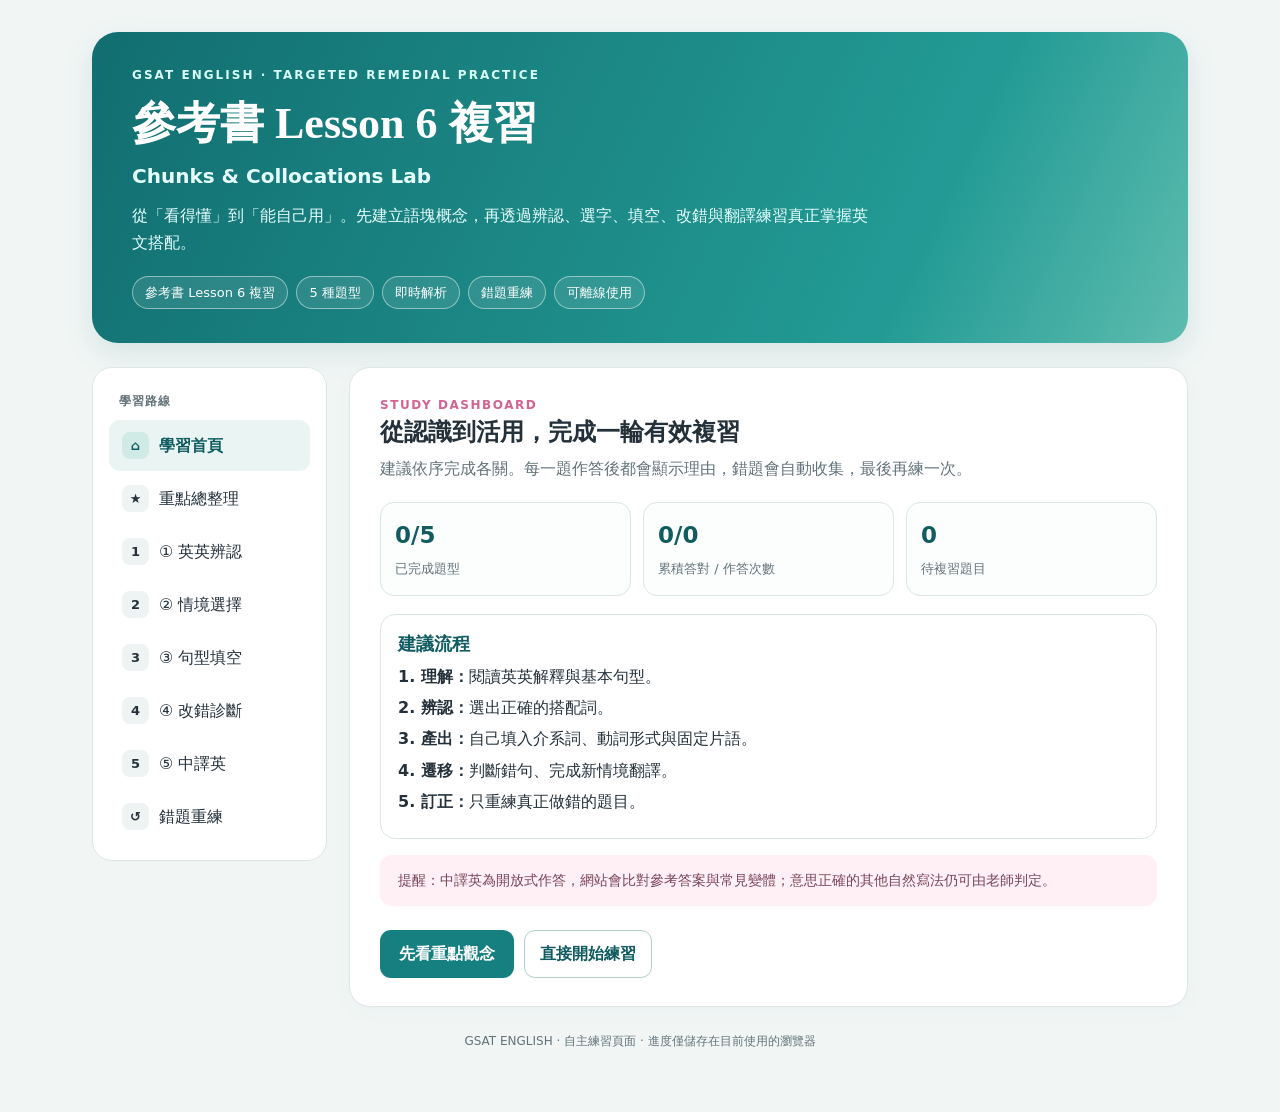
<file: eric/rev-bookL6.html>
<!doctype html>
<html lang="zh-Hant">
<head>
<meta charset="utf-8"><meta name="viewport" content="width=device-width, initial-scale=1">
<title>參考書 Lesson 6 複習 | Chunks & Collocations</title>
<style>
:root{--teal:#167f80;--teal-dark:#105c60;--pink:#d36391;--ink:#24313a;--muted:#63737a;--paper:#fcfbf8;--line:#dae7e5;--soft:#eaf5f3;--pink-soft:#fff0f6;--good:#157456;--bad:#b34753;--radius:18px}
*{box-sizing:border-box}body{margin:0;background:#f1f6f5;color:var(--ink);font-family:system-ui,-apple-system,"Noto Sans TC","Microsoft JhengHei",sans-serif;line-height:1.65}button,input,select{font:inherit}button{cursor:pointer}button:focus-visible,input:focus-visible{outline:3px solid #f2a9c9;outline-offset:2px}.shell{max-width:1140px;margin:auto;padding:32px 22px 60px}header{border-radius:26px;padding:34px 40px;background:linear-gradient(115deg,#126e70,#239b95 75%,#5ebcaf);color:#fff;box-shadow:0 10px 30px #186d7020}header .eyebrow{font-size:12px;letter-spacing:.17em;text-transform:uppercase;font-weight:800;color:#d7fff7}h1,h2,h3{font-family:Georgia,"Noto Serif TC","Songti TC",serif;line-height:1.35}h1{font-size:clamp(28px,4vw,44px);margin:8px 0 7px}h2{font-size:24px;margin:0 0 6px}h3{font-size:18px}header p{margin:0;max-width:740px;color:#e6ffff}.meta{display:flex;gap:8px;flex-wrap:wrap;margin-top:20px}.pill{border:1px solid #ffffff77;background:#ffffff19;border-radius:100px;padding:5px 12px;font-size:13px}.layout{display:grid;grid-template-columns:235px minmax(0,1fr);gap:22px;margin-top:24px}aside{align-self:start;position:sticky;top:18px;background:#fff;border:1px solid var(--line);border-radius:20px;padding:16px}.sidehead{color:var(--muted);font-size:12px;font-weight:800;letter-spacing:.09em;margin:8px 10px}.tab{border:0;background:transparent;width:100%;padding:12px 13px;text-align:left;border-radius:11px;display:flex;align-items:center;gap:10px;color:var(--ink);margin:2px 0}.tab.active{background:var(--soft);color:var(--teal-dark);font-weight:800}.tab:hover{background:#f2f8f7}.number{display:grid;place-items:center;min-width:27px;height:27px;background:#eef4f3;border-radius:8px;font-size:13px;font-weight:800}.tab.active .number{background:#d0eae5}.panel{background:#fff;border:1px solid var(--line);border-radius:21px;padding:28px 30px;box-shadow:0 5px 22px #35636b08;min-height:530px}.section-top{display:flex;align-items:center;justify-content:space-between;gap:12px;margin-bottom:16px}.kicker{color:var(--pink);font-size:12px;font-weight:900;letter-spacing:.13em;text-transform:uppercase}.description{color:var(--muted);margin:7px 0 20px}.stats{display:grid;grid-template-columns:repeat(3,1fr);gap:12px;margin-bottom:18px}.stat{border:1px solid var(--line);border-radius:14px;padding:14px;background:#fcfefd}.stat strong{display:block;font-size:23px;color:var(--teal-dark)}.stat span{font-size:13px;color:var(--muted)}.progress{height:9px;border-radius:10px;background:#edf1f1;overflow:hidden}.progress>div{height:100%;background:var(--teal);transition:width .2s}.qcount{display:flex;justify-content:space-between;align-items:center;font-size:13px;color:var(--muted);margin-bottom:8px}.question{font-family:Georgia,"Noto Serif TC",serif;font-size:clamp(20px,2.7vw,25px);line-height:1.6;margin:22px 0}.question em{font-style:normal;color:var(--teal-dark);font-weight:700}.options{display:grid;gap:10px}.option{display:flex;gap:12px;width:100%;text-align:left;border:1.5px solid #d7e3e1;border-radius:12px;background:#fff;padding:12px 16px;align-items:flex-start;transition:.15s}.option:hover:not(:disabled){border-color:var(--teal);background:#f7fcfb}.letter{font-weight:800;color:var(--teal);min-width:22px}.option.selected{border-color:var(--teal);background:var(--soft)}.option.correct{background:#e9f8f0;border-color:#4aa782}.option.incorrect{background:#fff0f1;border-color:#da8591}.option:disabled{cursor:default}.controls{display:flex;flex-wrap:wrap;gap:10px;align-items:center;margin-top:24px}.primary{background:var(--teal);color:#fff;border:0;border-radius:11px;padding:11px 19px;font-weight:800}.primary:hover{background:var(--teal-dark)}.secondary{background:#fff;border:1px solid #b3cfcb;color:var(--teal-dark);border-radius:11px;padding:10px 15px;font-weight:750}.secondary:hover{background:#f0f8f6}.primary:disabled,.secondary:disabled{opacity:.45;cursor:not-allowed}.feedback{margin-top:19px;border-left:4px solid var(--teal);padding:12px 15px;background:#f0faf7;border-radius:0 12px 12px 0}.feedback.bad{border-color:var(--pink);background:#fff5f8}.feedback strong{display:block;margin-bottom:5px}.feedback small{display:block;color:#51636a;margin-top:5px}.blank{display:block;width:100%;background:#fff;border:1.5px solid #c8dad8;border-radius:11px;padding:13px 15px;margin-top:10px;font-size:17px}.tips{background:var(--pink-soft);padding:14px 18px;border-radius:12px;color:#79445a;margin-top:16px;font-size:14px}.definition{font-size:18px;border-left:3px solid var(--pink);padding-left:14px;margin:18px 0}.terms{display:grid;grid-template-columns:repeat(2,minmax(0,1fr));gap:10px}.term{border:1px solid var(--line);border-radius:13px;padding:15px;background:#fff;display:flex;align-items:flex-start;gap:12px}.term .dot{width:9px;height:9px;border-radius:50%;background:var(--pink);margin-top:10px;flex-shrink:0}.term strong{color:var(--teal-dark);font-size:15px}.term p{margin:4px 0 0;color:var(--muted);font-size:13px}.tag{font-size:11px;background:var(--soft);color:var(--teal-dark);padding:3px 8px;border-radius:8px;margin-top:5px;display:inline-block}.stack{display:grid;gap:15px}.lesson{border:1px solid var(--line);padding:17px;border-radius:15px}.lesson h3{margin:0 0 7px;color:var(--teal-dark)}.lesson p{margin:5px 0}.example{background:#f6faf9;border-radius:8px;padding:8px 12px;font-family:Georgia,serif}.review-note{padding:15px;border-radius:12px;background:#f6faf9;color:#355c5c}.footer{color:var(--muted);text-align:center;font-size:12px;margin-top:25px}.hidden{display:none!important}.mode-intro{display:flex;justify-content:space-between;align-items:center;gap:10px}.muted{color:var(--muted)}.score-result{text-align:center;background:var(--soft);padding:22px;border-radius:16px;margin:20px 0}.score-result strong{display:block;font-size:42px;color:var(--teal-dark)}.miss-list{display:grid;gap:10px;margin-top:15px}.miss-item{padding:12px 15px;border:1px solid var(--line);border-radius:12px}.miss-item strong{color:var(--teal-dark)}.miss-item small{color:var(--muted);display:block}.text-answer{font-size:13px;color:var(--muted);margin-top:8px}.toggle{display:flex;gap:7px;align-items:center;font-size:13px;color:var(--muted)}@media(max-width:800px){.layout{grid-template-columns:1fr}aside{position:static;display:flex;overflow-x:auto;gap:5px}.sidehead{display:none}.tab{min-width:max-content;width:auto;white-space:nowrap}.shell{padding:12px 10px 28px}header{padding:25px 23px;border-radius:17px}.panel{padding:20px 17px;min-height:480px}.terms{grid-template-columns:1fr}.stats{gap:6px}.stat{padding:10px}.stat strong{font-size:20px}}@media print{header,aside,.controls,.meta{display:none!important}.shell{padding:0}.layout{display:block}.panel{border:0;box-shadow:none}.hidden{display:none!important}}
.term .zh{font-size:13px;color:#126e70;font-weight:650;margin:4px 0 0}.all-meanings{margin-top:14px;padding-top:10px;border-top:1px solid #badbd6}.meaning-row{display:flex;justify-content:space-between;gap:12px;padding:8px 0;border-bottom:1px solid #dcebe9;font-size:14px}.meaning-row span:last-child{color:#47646b;text-align:right}@media(max-width:570px){.meaning-row{flex-direction:column;gap:2px}.meaning-row span:last-child{text-align:left}}</style>
</head>
<body><div class="shell"><header><div class="eyebrow">GSAT English · Targeted Remedial Practice</div><h1>參考書 Lesson 6 複習</h1><p style="font-size:1.25rem;font-weight:700;margin-bottom:10px">Chunks & Collocations Lab</p><p>從「看得懂」到「能自己用」。先建立語塊概念，再透過辨認、選字、填空、改錯與翻譯練習真正掌握英文搭配。</p><div class="meta"><span class="pill">參考書 Lesson 6 複習</span><span class="pill">5 種題型</span><span class="pill">即時解析</span><span class="pill">錯題重練</span><span class="pill">可離線使用</span></div></header><div class="layout"><aside id="nav" aria-label="練習選單"></aside><main class="panel" id="main" tabindex="-1"></main></div><div class="footer">GSAT ENGLISH · 自主練習頁面 · 進度僅儲存在目前使用的瀏覽器</div></div>
<script>
'use strict';
const glossary=[
['be located in / near','to be situated in a particular place','位置'],['be built at the base of','to be constructed at the foot of something','地理'],['be made of','to consist of a material that remains identifiable','材料'],['be surrounded by','to have things or people all around','環境'],['be covered in / with','to have a layer of something over a surface','環境'],['be buried under','to be hidden beneath a layer of material','環境'],['be exposed to','to come into contact with something, often a risk','環境'],['at the mouth of a river','where a river flows into the sea or a lake','地理'],['break into pieces','to separate into several parts','變化'],['over time','gradually as time passes','時間'],
['in memory of','to honour and remember someone who has died','紀念'],['in honour of','to show respect or admiration for someone','紀念'],['be inspired by','to get ideas or motivation from something','文化'],['be a symbol of','to represent an idea or quality','象徵'],['represent / symbolise','to stand for or express a particular idea','象徵'],['be seen as','to be regarded in a particular way','觀點'],['be designed to + V','to be created for a particular purpose','用途'],['be preserved','to be kept safe or in good condition','歷史'],['learn a great deal about','to gain a lot of knowledge about something','學習'],['gain a better understanding of','to understand something more clearly','學習'],
['attract visitors','to draw people to a place','觀光'],['a tourist attraction','a place that people visit for interest or pleasure','觀光'],['get a sense of','to begin to understand or experience the feeling of something','理解'],['all over the world','in many different parts of the world','範圍'],['on average','usually, when the total is divided by the number of cases','統計'],['on a daily basis','every day or as part of a daily routine','頻率'],['stop sb. from + V-ing','to prevent someone from doing something','句型'],['be required to + V','to have to do something because of a rule','句型'],['one of the + superlative + plural noun','a member of a group containing the highest-ranked items','句型'],['be used to + N / V-ing','to be accustomed to an activity or situation','句型']
];
const chineseMeanings={"be located in / near":"位於……之內／附近","be built at the base of":"建於……山腳下","be made of":"由……製成","be surrounded by":"被……包圍","be covered in / with":"被……覆蓋","be buried under":"被埋在……底下","be exposed to":"接觸／暴露於……","at the mouth of a river":"在河口","break into pieces":"碎成數塊","over time":"隨著時間推移","in memory of":"為紀念（逝者）","in honour of":"為向……致敬","be inspired by":"受到……啟發","be a symbol of":"是……的象徵","represent / symbolise":"代表／象徵","be seen as":"被看作……","be designed to + V":"旨在／被設計用來……","be preserved":"被妥善保存","learn a great deal about":"深入了解……","gain a better understanding of":"更深入理解……","attract visitors":"吸引遊客","a tourist attraction":"觀光景點","get a sense of":"感受／體會……","all over the world":"遍及世界各地","on average":"平均而言","on a daily basis":"每天／日常地","stop sb. from + V-ing":"阻止某人做……","be required to + V":"被要求做……","one of the + superlative + plural noun":"最……的……之一","be used to + N / V-ing":"習慣於某事／做某事","at the base of a volcano":"在火山山腳下","represent visitors":"代表遊客","face visitors":"面對遊客","preserve visitors":"保護遊客（但這裡不是自然的搭配）","be used to + N":"習慣於某事","be used for":"被用於……","be made from":"由……加工製成","be located in":"位於……","be covered in":"被……覆蓋"};
// Every item has one unambiguous target. `why` provides the teacher's key reasoning.
const quiz={
meaning:[
['Which chunk means “gradually as time passes”?',['over time','on average','on a daily basis','in memory of'],'over time','Over time describes change across a period; on average describes a statistical average.'],
['Which chunk means “to show respect for someone”?',['be exposed to','in honour of','be made of','get a sense of'],'in honour of','In honour of introduces the person or cause being honoured.'],
['Which chunk means “to be kept safe or in good condition”?',['be preserved','be surrounded by','be inspired by','be seen as'],'be preserved','Preserved objects survive in a protected or intact state.'],
['Which expression describes the place where a river enters the sea?',['at the mouth of a river','at the base of a volcano','all over the world','on a daily basis'],'at the mouth of a river','A river mouth is where the river meets the sea or another body of water.'],
['Which chunk means “to draw people to a place”?',['attract visitors','represent visitors','face visitors','preserve visitors'],'attract visitors','Attract visitors describes bringing people to a place.'],
['Which phrase means “to prevent someone from doing something”?',['be required to + V','stop sb. from + V-ing','be designed to + V','be used to + N'],'stop sb. from + V-ing','The preposition from is followed by an -ing form.'],
['Which expression means “to become familiar with the feeling of something”?',['get a sense of','be a symbol of','be covered in','be made of'],'get a sense of','Get a sense of = understand or experience something in a general way.'],
['Which chunk means “to get ideas from something”?',['be surrounded by','be inspired by','be exposed to','be located in'],'be inspired by','A design can be inspired by a building or an artwork.'],
['Which phrase means “to be regarded in a particular way”?',['be seen as','be used for','be buried under','be made from'],'be seen as','Be seen as = be regarded as.'],
['Which expression means “to understand something more clearly”?',['break into pieces','gain a better understanding of','be exposed to','attract visitors'],'gain a better understanding of','The noun understanding is followed by of.']
],
choice:[
['The bronze statue has slowly changed colour ______.',['over time','on average','in memory of','at the mouth of'],'over time','The context describes gradual change.'],
['The ancient town was ______ a thick layer of ash after the eruption.',['exposed to','covered with','inspired by','made of'],'covered with','Be covered with a layer of ash is the natural passive collocation.'],
['The monument was built ______ the victims of the earthquake.',['on average','in memory of','all over the world','at the base of'],'in memory of','Memorials for people who died are often built in memory of them.'],
['The village is ______ hills on three sides.',['designed to','surrounded by','located to','a symbol of'],'surrounded by','Surrounded by fits the physical environment.'],
['The museum’s design was ______ traditional Japanese architecture.',['inspired by','covered in','buried under','exposed to'],'inspired by','Be inspired by identifies the source of an idea.'],
['The sculpture is widely ______ a symbol of peace.',['covered as','seen as','located as','made as'],'seen as','Be seen as a symbol of = be regarded as a symbol of.'],
['To protect the paintings, staff do not allow them to be ______ direct sunlight.',['exposed to','inspired by','made of','located in'],'exposed to','Be exposed to + noun describes contact.'],
['The ancient city was ______ the base of a volcano.',['built at','made by','represented with','known about'],'built at','At the base of = at the foot of a mountain or volcano.'],
['The site is one of the country’s most popular tourist ______.',['attractive','attract','attractions','attracting'],'attractions','One of the + superlative + plural noun.'],
['The museum helps visitors ______ ancient Roman life.',['get a sense of','in memory of','on average','be covered in'],'get a sense of','Visitors can get a sense of what life was like.'],
['Residents were ______ small earthquakes, so they were not always alarmed.',['used to','used for','designed to','required to'],'used to','Be used to + noun = be accustomed to.'],
['The lion on the monument ______ courage.',['removes','represents','exposes','attracts'],'represents','Represent is a transitive verb expressing symbolic meaning.'],
['The statue was built ______ the people who helped rebuild the town.',['on average','at the mouth of','in honour of','on a daily basis'],'in honour of','In honour of may recognise living or deceased people and their contributions.'],
['The bridge was ______ steel, not wood.',['made of','made to','located of','covered of'],'made of','Be made of names the material.']
],
fill:[
['The old temple is located ___ the city centre.','in',['in'],'Be located in + city/area.'],
['The statue is made ___ bronze.','of',['of'],'The preposition is of.'],
['The statue was inspired ___ Roman art.','by',['by'],'Be inspired by + source of inspiration.'],
['The memorial was built ___ memory of the victims.','in',['in'],'In memory of is a fixed expression.'],
['The museum is visited by people from all ___ the world.','over',['over'],'All over the world = throughout the world.'],
['The city was buried ___ volcanic ash.','under',['under'],'Buried under a layer of material.'],
['The surface of the metal was exposed ___ the air.','to',['to'],'To is a preposition here.'],
['Visitors can get a sense ___ life in ancient times.','of',['of'],'Get a sense of + noun.'],
['The gates stop visitors from ___ (enter) the unsafe area.','entering',['entering'],'From is followed by the -ing form.'],
['People used ___ (live) near this volcano.','to live',['to live'],'Used to + base verb describes a past habit/state.'],
['Residents were used to ___ (experience) small earthquakes.','experiencing',['experiencing'],'Be used to + V-ing = be accustomed to.'],
['This special camera is used to ___ (record) changes in temperature.','record',['record'],'Be used to + base verb = be used for a purpose.'],
['Each of the students ___ (be) required to submit an assignment.','is',['is'],'Each of + plural noun takes a singular verb.'],
['The city is one of the oldest ___ (settlement) in the region.','settlements',['settlements'],'One of the + superlative + plural noun.'],
['A crown with spikes that ___ (represent) the sun is part of the design.','represent',['represent'],'The relative pronoun that refers to plural spikes, so use represent.'],
['The visitors gained a better understanding ___ local history.','of',['of'],'Understanding of + topic.']
],
error:[
['The museum was built in honour to the town’s founders.','in honour of',['The museum was built in honour of the town’s founders.'],'The fixed expression is in honour of.'],
['The children are used to walk to school every day.','used to walking',['The children are used to walking to school every day.'],'Be used to + V-ing indicates a familiar routine. This sentence describes a present habit of familiarity.'],
['Each of the workers are required to wear a helmet.','is required',['Each of the workers is required to wear a helmet.'],'Each is singular; use is.'],
['The statue is one of the most famous landmark in Asia.','landmarks',['The statue is one of the most famous landmarks in Asia.'],'One of the + superlative + plural noun.'],
['The building was inspired from ancient Greek temples.','inspired by',['The building was inspired by ancient Greek temples.'],'Inspired by is the appropriate collocation.'],
['The new fence prevents visitors from enter the ruins.','from entering',['The new fence prevents visitors from entering the ruins.'],'After from use the -ing form.'],
['The bronze figure is made by metal.','made of metal',['The bronze figure is made of metal.'],'Made of + material; made by typically introduces a maker.'],
['The figures which represents peace stand at the entrance.','which represent',['The figures which represent peace stand at the entrance.'],'The relative pronoun refers to the plural figures, so the verb is represent.']
],
translate:[
['這座城市位於山腳下。','The city is located at the base of the mountain.',['the city is located at the base of the mountain','the city is situated at the foot of the mountain'],'主語 The city；位於山腳下 = is located at the base of the mountain.'],
['這座雕像象徵自由。','The statue symbolises freedom.',['the statue symbolises freedom','the statue symbolizes freedom','the statue represents freedom','the statue is a symbol of freedom'],'可用 symbolise / symbolize / represent，或 be a symbol of。'],
['這座紀念碑是為了紀念罹難者而建造的。','The monument was built in memory of the victims.',['the monument was built in memory of the victims','the memorial was built in memory of the victims'],'Was built in memory of 是常見被動搭配。'],
['這座古城被火山灰覆蓋。','The ancient city was covered in volcanic ash.',['the ancient city was covered in volcanic ash','the ancient city was covered with volcanic ash'],'Covered in / with volcanic ash 都可以。'],
['學生必須在週五前繳交作業。','Students are required to hand in their assignments by Friday.',['students are required to hand in their assignments by friday','students must hand in their assignments by friday','students have to hand in their assignments by friday'],'Be required to + V；hand in an assignment；by Friday。'],
['隨著時間過去，這座建築逐漸變成熱門景點。','Over time, the building became a popular tourist attraction.',['over time the building became a popular tourist attraction','the building became a popular tourist attraction over time'],'Over time 表示逐漸隨時間變化。']
]
};
const modes=[['home','學習首頁'],['reference','重點總整理'],['meaning','① 英英辨認'],['choice','② 情境選擇'],['fill','③ 句型填空'],['error','④ 改錯診斷'],['translate','⑤ 中譯英'],['mistakes','錯題重練']];
const storageKey='gsat_chunks_lab_v3';
const empty=()=>({completed:{},mistakes:[],attempts:0,correct:0});
let saved;try{saved=JSON.parse(localStorage.getItem(storageKey)||'null')||empty()}catch{saved=empty()};
let retryRecords=[], view='home', index=0, selected=null, submitted=false, session=[], wrong=[], answered=0, correct=0, hint=false;
const el=document.getElementById('main'),nav=document.getElementById('nav');
function persist(){try{localStorage.setItem(storageKey,JSON.stringify(saved))}catch{}}
const esc=s=>String(s).replace(/[&<>"']/g,ch=>({'&':'&amp;','<':'&lt;','>':'&gt;','"':'&quot;',"'":'&#39;'}[ch]));
function qid(mode,item){return mode+'::'+(quiz[mode]||[]).indexOf(item)}
function name(id){return modes.find(v=>v[0]===id)?.[1]||id}
function drawNav(){nav.innerHTML='<div class="sidehead">學習路線</div>'+modes.map((v,i)=>`<button class="tab ${view===v[0]?'active':''}" data-nav="${v[0]}"><span class="number">${i===0?'⌂':i===1?'★':i===7?'↺':i-1}</span>${v[1]}</button>`).join('');nav.querySelectorAll('button').forEach(b=>b.onclick=()=>go(b.dataset.nav));}
function go(v){view=v;selected=null;submitted=false;hint=false;index=0;wrong=[];answered=0;correct=0;retryRecords=v==='mistakes'?saved.mistakes.map(o=>({...o})):[];session=v==='mistakes'?retryRecords.map(o=>(quiz[o.mode]||[])[o.i]).filter(Boolean):quiz[v]?quiz[v].slice():[];drawNav();render();el.focus({preventScroll:true});}
function header(title,desc,kicker='PRACTICE'){return `<div class="kicker">${kicker}</div><h2>${title}</h2><p class="description">${desc}</p>`}
function button(text,fn,kind='primary'){let b=document.createElement('button');b.className=kind;b.textContent=text;b.onclick=fn;return b}
function home(){const done=Object.keys(saved.completed).length;el.innerHTML=header('從認識到活用，完成一輪有效複習','建議依序完成各關。每一題作答後都會顯示理由，錯題會自動收集，最後再練一次。','STUDY DASHBOARD')+`<div class="stats"><div class="stat"><strong>${done}/5</strong><span>已完成題型</span></div><div class="stat"><strong>${saved.correct}/${saved.attempts}</strong><span>累積答對 / 作答次數</span></div><div class="stat"><strong>${saved.mistakes.length}</strong><span>待複習題目</span></div></div><div class="lesson"><h3>建議流程</h3><p><strong>1. 理解：</strong>閱讀英英解釋與基本句型。</p><p><strong>2. 辨認：</strong>選出正確的搭配詞。</p><p><strong>3. 產出：</strong>自己填入介系詞、動詞形式與固定片語。</p><p><strong>4. 遷移：</strong>判斷錯句、完成新情境翻譯。</p><p><strong>5. 訂正：</strong>只重練真正做錯的題目。</p></div><div class="tips">提醒：中譯英為開放式作答，網站會比對參考答案與常見變體；意思正確的其他自然寫法仍可由老師判定。</div><div class="controls" id="actions"></div>`;let a=document.getElementById('actions');a.append(button('先看重點觀念',()=>go('reference')));a.append(button('直接開始練習',()=>go('meaning'),'secondary'));}
function reference(){el.innerHTML=header('常見搭配詞與句型','先理解 chunk 的作用；每組都有英文解釋與中文對照，建議再用完整句子記憶。','REFERENCE')+`<div class="stack"><section class="lesson"><h3>① 三個容易混淆的 used to</h3><p><b>used to + V</b>：過去常常（現在可能不同）</p><p class="example">People used to live near the volcano.</p><p><b>be used to + N / V-ing</b>：習慣於</p><p class="example">They are used to living in a busy city.</p><p><b>be used to + V</b>：被用來做某事</p><p class="example">This device is used to measure temperature.</p></section><section class="lesson"><h3>② 介系詞後面通常接名詞或 V-ing</h3><p class="example">be exposed <b>to</b> air · be inspired <b>by</b> art · stop someone <b>from entering</b></p><p>注意：<b>to</b> 有時是介系詞（be used to + V-ing），有時是不定詞標記（be used to + V）。</p></section><section class="lesson"><h3>③ 關係子句要找到先行詞</h3><p class="example">a crown with spikes <b>that represent</b> the sun</p><p><b>that</b> 指 spikes（複數），所以動詞用 represent。</p></section><section class="lesson"><h3>④ 句型記憶</h3><p class="example">Each of the students <b>is</b> required to ...</p><p class="example">one of the most famous <b>landmarks</b></p><p class="example">stop visitors from <b>entering</b></p><p class="example">be designed <b>to protect</b>...</p></section></div><h3 style="margin-top:25px">核心 chunks · 英英解釋＋中文意思</h3><div class="terms">${glossary.map(([term,definition,tag])=>`<div class="term"><span class="dot"></span><div><strong>${esc(term)}</strong><p>${esc(definition)}</p><p class="zh">中文：${esc(chineseMeanings[term]||"請參考上下文")}</p><span class="tag">${esc(tag)}</span></div></div>`).join('')}</div><div class="controls" id="actions"></div>`;document.getElementById('actions').append(button('開始英英辨認',()=>go('meaning')));}
function normalise(s){return String(s).trim().toLowerCase().replace(/[’]/g,"'").replace(/[.,!?;:]/g,'').replace(/\s+/g,' ')}
function getItem(){if(view==='mistakes'){let record=retryRecords[index];return {mode:record.mode,item:quiz[record.mode][record.i],id:record.mode+'::'+record.i}}return {mode:view,item:session[index],id:view+'::'+index}}
function answerKey(mode,item){return mode==='meaning'||mode==='choice'?item[2]:mode==='fill'?item[1]:mode==='error'?item[1]:item[1]}
function isCorrect(mode,item,value){if(mode==='meaning'||mode==='choice')return value===item[2];if(mode==='fill')return item[2].some(a=>normalise(a)===normalise(value));if(mode==='error')return normalise(item[1])===normalise(value);return item[2].some(a=>normalise(a)===normalise(value));}
function render(){if(view==='home')return home();if(view==='reference')return reference();if(view==='mistakes'&&!saved.mistakes.length){el.innerHTML=header('目前沒有待訂正的題目','完成練習後，做錯的題目會收集在這裡。','RETRY')+`<div class="review-note">現在沒有錯題。你可以從「英英辨認」或「情境選擇」開始。</div><div class="controls" id="actions"></div>`;document.getElementById('actions').append(button('開始練習',()=>go('meaning')));return;}if(index>=session.length)return finish();let {mode,item}=getItem();let total=session.length;let descriptions={meaning:'根據英文定義，選出正確的 chunk。',choice:'讀懂整句，再選出最自然的搭配。',fill:'自行寫出正確的介系詞、動詞形式或字詞。',error:'原句有一處不自然或錯誤，請將指定片語改正。',translate:'不看參考答案，先寫出完整英文句子。允許合理的其他譯法。'};
el.innerHTML=header(name(view),descriptions[mode],`ITEM ${index+1} / ${total}`)+`<div class="qcount"><span>目前進度</span><span>${index+1} / ${total}</span></div><div class="progress"><div style="width:${index/total*100}%"></div></div><div class="question">${esc(item[0])}</div><div id="answerArea"></div><div id="feedbackArea" aria-live="polite"></div><div class="controls" id="actions"></div>`;
const area=document.getElementById('answerArea');if(mode==='meaning'||mode==='choice'){let options=item[1];area.innerHTML='<div class="options">'+options.map((o,i)=>`<button class="option" data-value="${esc(o)}"><span class="letter">${'ABCD'[i]}</span><span>${esc(o)}</span></button>`).join('')+'</div>';area.querySelectorAll('.option').forEach(b=>b.onclick=()=>{if(submitted)return;selected=b.dataset.value;area.querySelectorAll('.option').forEach(n=>n.classList.toggle('selected',n===b));updateButtons()});}
else{area.innerHTML=`<label for="written" class="muted" style="display:block;font-size:14px">${mode==='error'?'改正的片語（不必重寫整句）':mode==='translate'?'英文翻譯':'請填入空格'}</label><input class="blank" id="written" placeholder="Type your answer here..." autocomplete="off" spellcheck="false"><div class="text-answer">按 Enter 可檢查答案。英文大小寫與句尾標點不計分。</div>`;let input=document.getElementById('written');input.oninput=()=>{selected=input.value;updateButtons()};input.onkeydown=e=>{if(e.key==='Enter'&&!submitted&&input.value.trim())check()};}
updateButtons();}
function updateButtons(){let a=document.getElementById('actions');a.innerHTML='';if(!submitted){let b=button('確認答案',check);b.disabled=!String(selected??'').trim();a.append(b);if(view!=='mistakes'){a.append(button('跳過此題',()=>{{let skipped=getItem().id;wrong.push(skipped);let [m,i]=skipped.split('::');if(!saved.mistakes.some(x=>x.mode===m&&x.i===Number(i)))saved.mistakes.push({mode:m,i:Number(i)});persist();index++;selected=null;render()}},'secondary'))}}else{a.append(button(index===session.length-1?'查看本輪結果':'下一題 →',()=>{index++;selected=null;submitted=false;render()}));}}
function check(){if(submitted||!String(selected??'').trim())return;let {mode,item,id}=getItem(),ok=isCorrect(mode,item,selected);submitted=true;answered++;saved.attempts++;if(ok){correct++;saved.correct++;saved.mistakes=saved.mistakes.filter(x=>x.mode+'::'+x.i!==id)}else{wrong.push(id);let [m,i]=id.split('::');if(!saved.mistakes.some(x=>x.mode===m&&x.i===Number(i)))saved.mistakes.push({mode:m,i:Number(i)});}persist();let box=document.getElementById('feedbackArea');let key=answerKey(mode,item);let explanation=item[mode==='meaning'||mode==='choice'?3:3];box.innerHTML=`<div class="feedback ${ok?'':'bad'}"><strong>${ok?'✓ 正確，掌握這個用法。':'✕ 需要再確認搭配或句型。'}</strong><div>參考答案：<b>${esc(key)}</b></div><small>${esc(explanation)}</small>${mode==='meaning'?`<div class="all-meanings"><b>四個選項的中文意思</b>${item[1].map((o,i)=>`<div class="meaning-row"><span>${'ABCD'[i]}. <b>${esc(o)}</b>${o===key?' ✓ 正解':''}</span><span>${esc(chineseMeanings[o]||'參考上方英文語意解釋')}</span></div>`).join('')}</div>`:''}${mode==='translate'?'<small>注意：自由翻譯可能有其他正確寫法，請與老師確認。</small>':''}</div>`;
if(mode==='meaning'||mode==='choice'){document.querySelectorAll('.option').forEach(b=>{b.disabled=true;if(b.dataset.value===key)b.classList.add('correct');else if(b.dataset.value===selected&&!ok)b.classList.add('incorrect')})}else document.getElementById('written').disabled=true;updateButtons();}
function finish(){if(view!=='mistakes')saved.completed[view]=true;persist();const total=session.length;el.innerHTML=header('完成本輪練習','建議檢查錯題原因，而不是只看分數。','SESSION COMPLETE')+`<div class="score-result"><span>本輪答對</span><strong>${correct} / ${answered}</strong><div>跳過 ${total-answered} 題　·　錯題庫現有 ${saved.mistakes.length} 題</div></div><div class="review-note">${saved.mistakes.length?'可立即進入「錯題重練」，重做曾經答錯的題目。':'目前沒有待訂正的錯題。試試下一類題型，確認是否能轉移應用。'}</div><div class="controls" id="actions"></div>`;let a=document.getElementById('actions');a.append(button('錯題重練',()=>go('mistakes')));a.append(button('重新練本關',()=>go(view==='mistakes'?'meaning':view),'secondary'));let next=['meaning','choice','fill','error','translate'];let j=next.indexOf(view);if(j!==-1&&j<next.length-1)a.append(button('進入下一關',()=>go(next[j+1]),'secondary'));}
// For teacher/student use, optional resetting only after explicit confirmation.
drawNav();render();
</script></body></html>
</file>
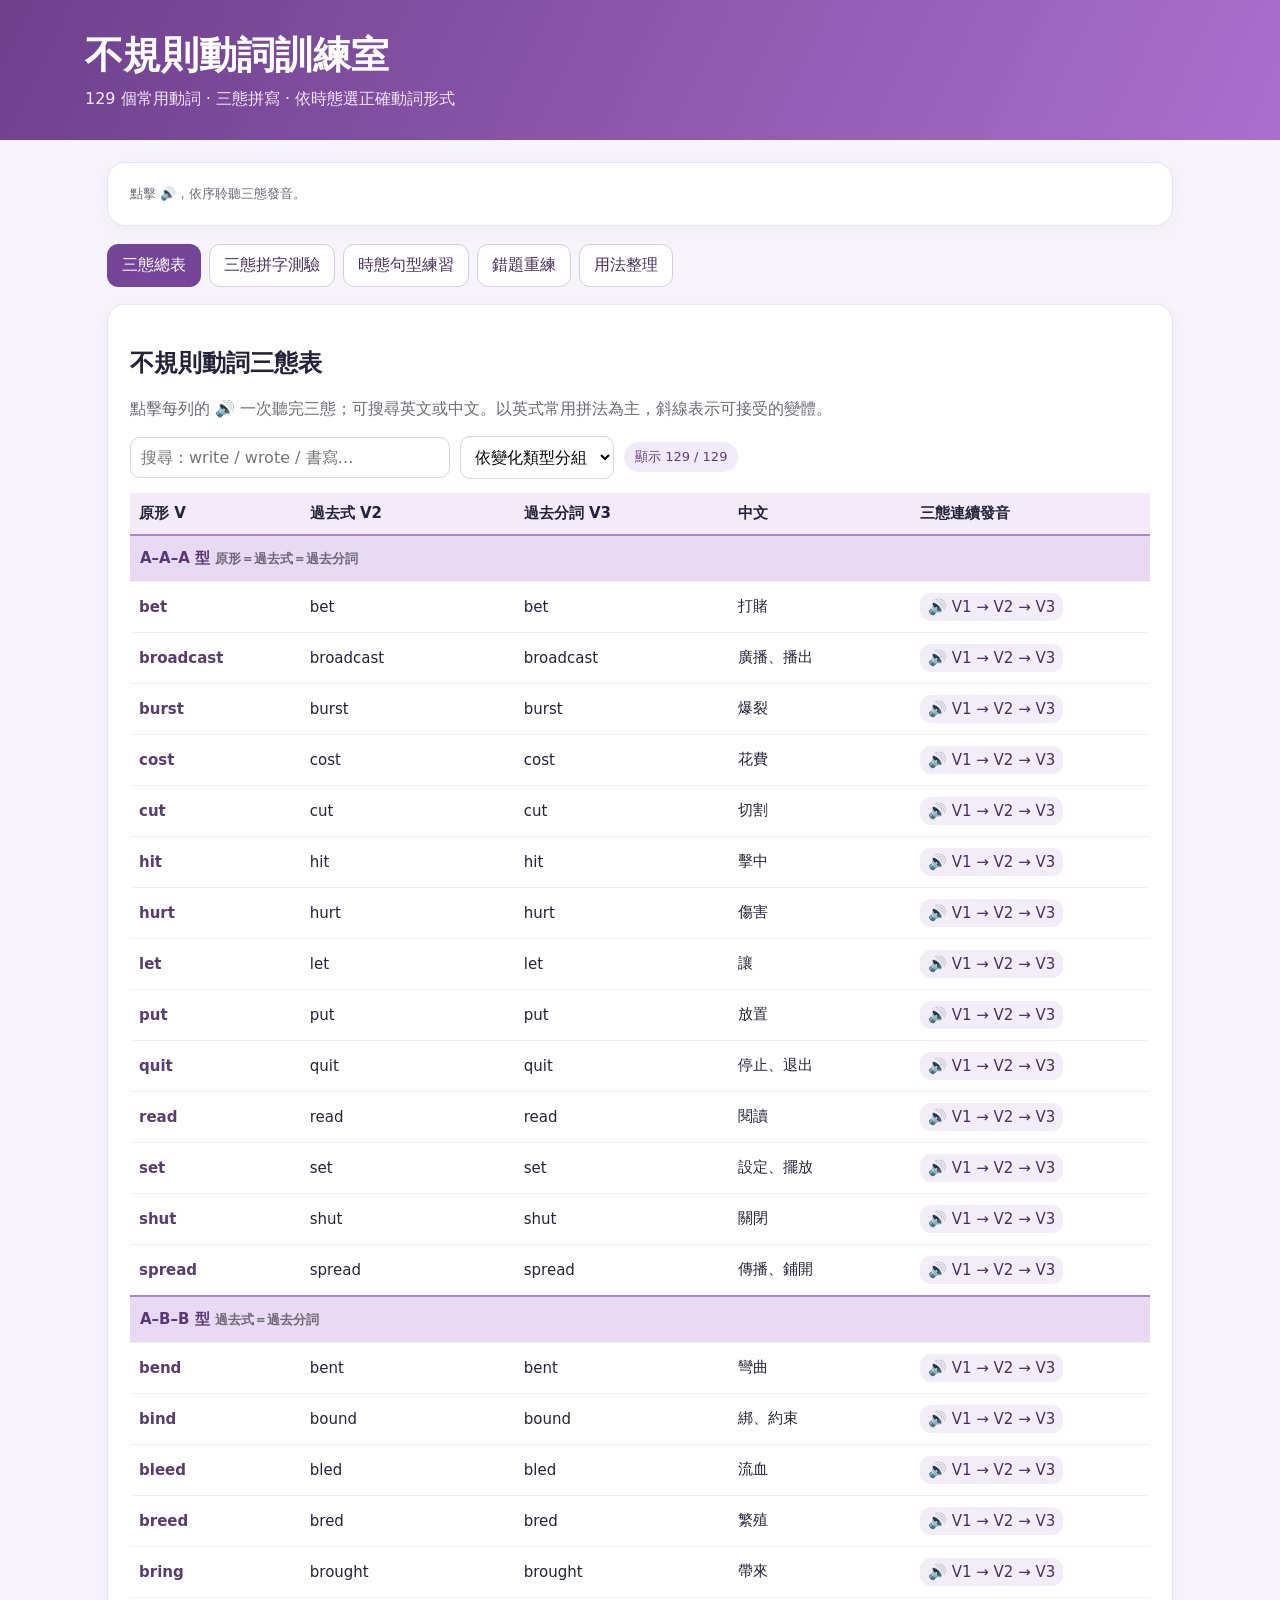
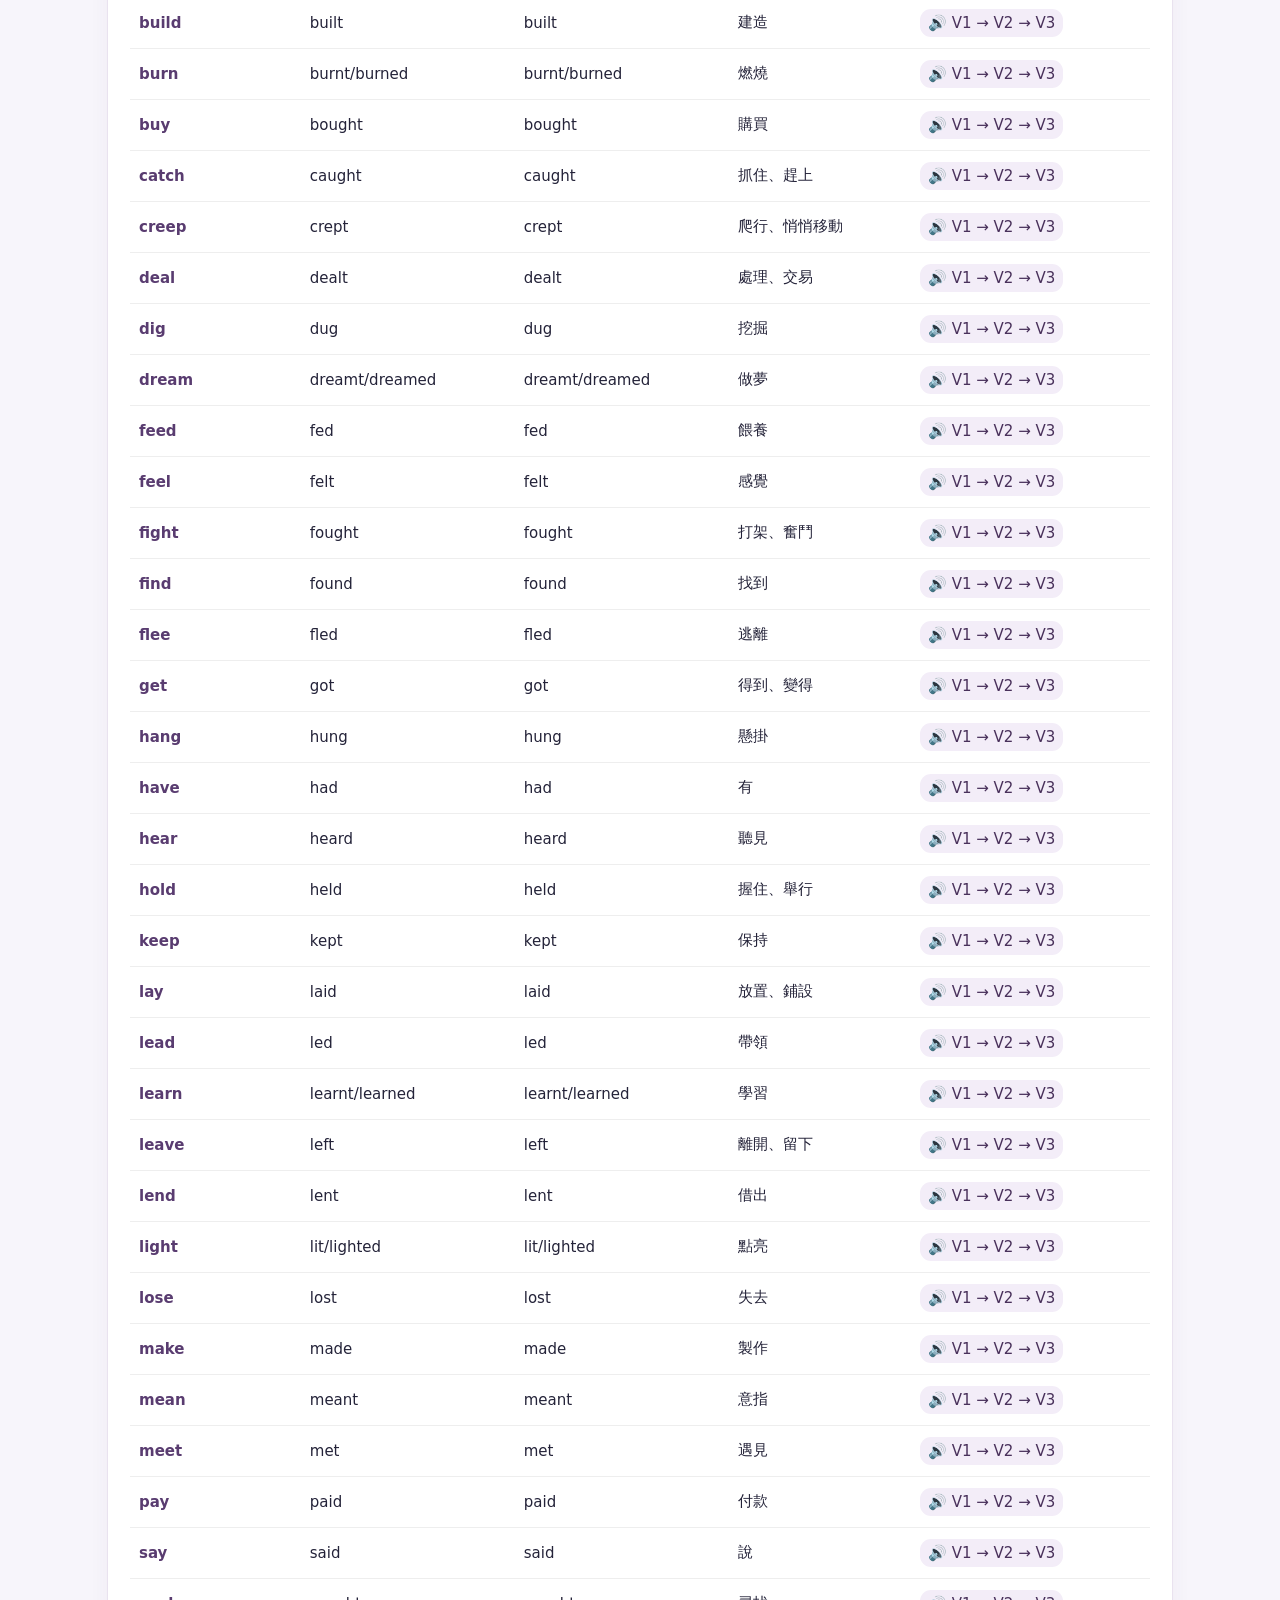
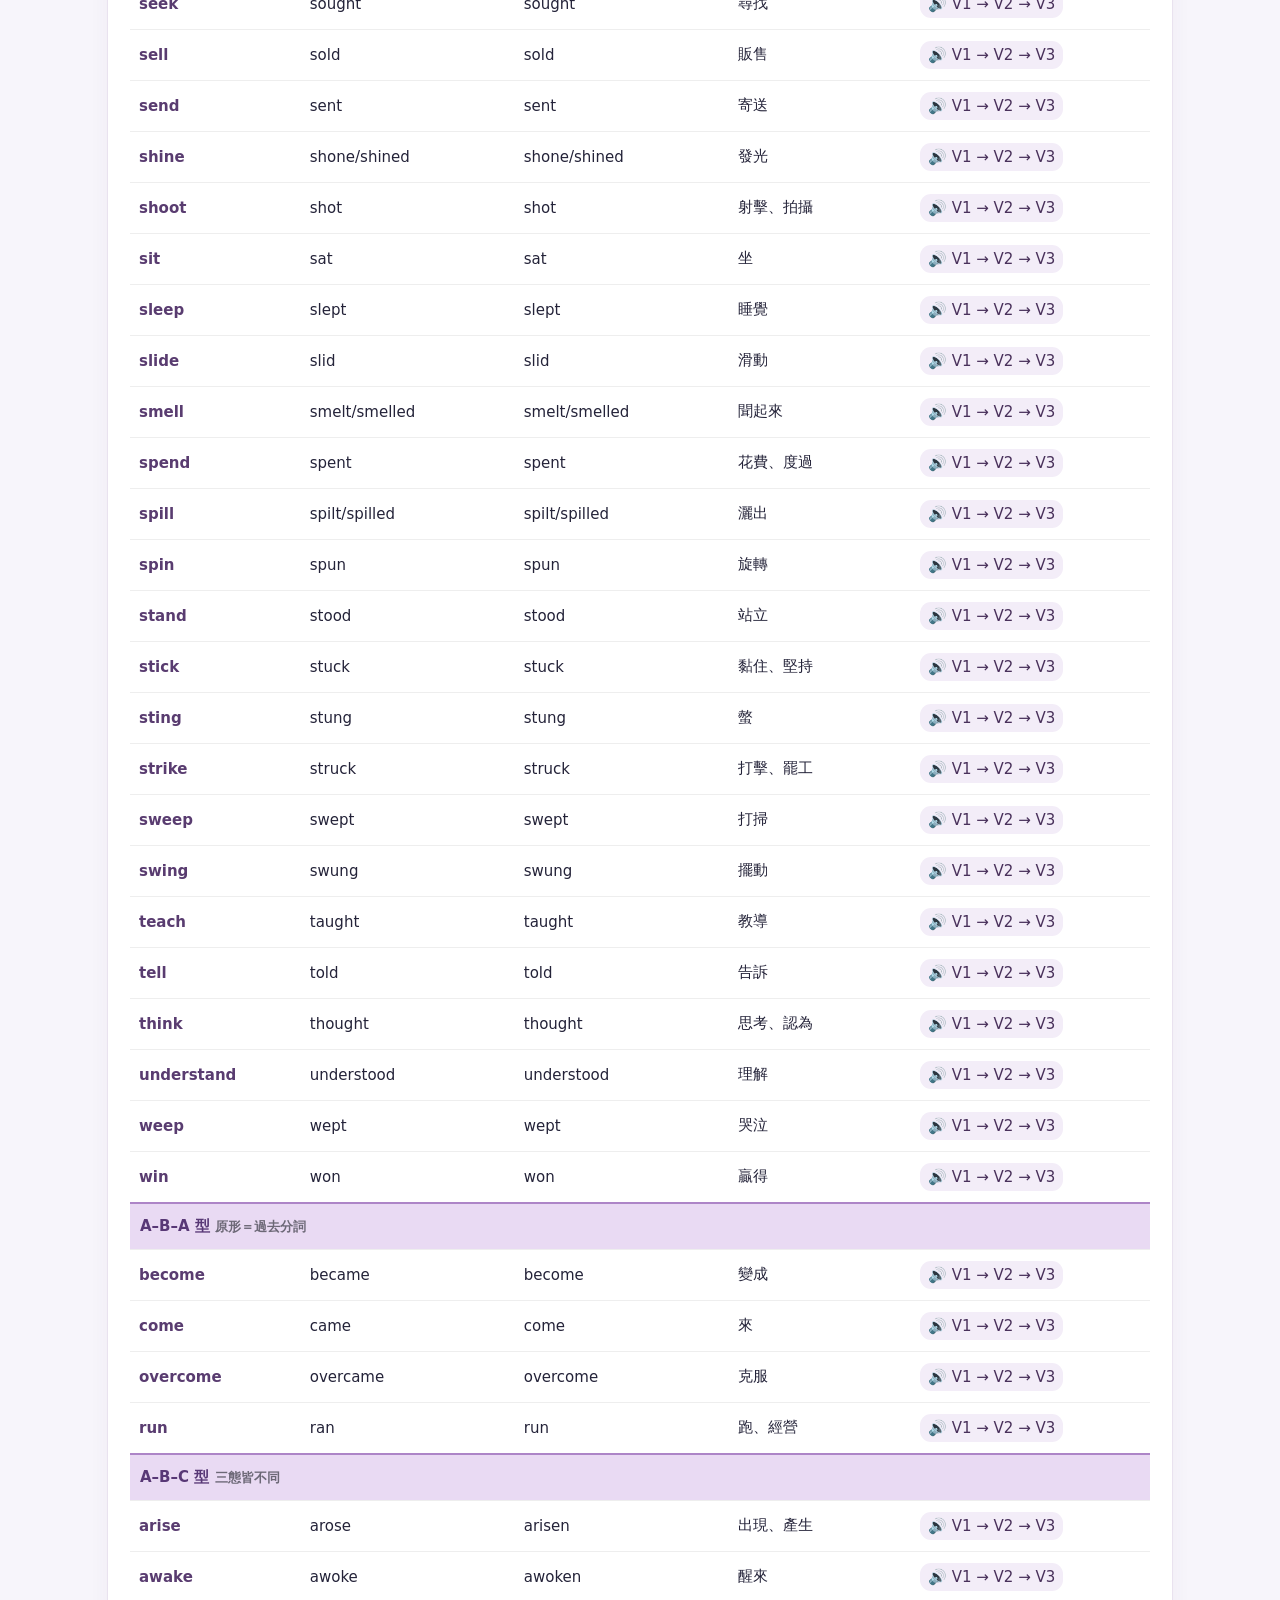
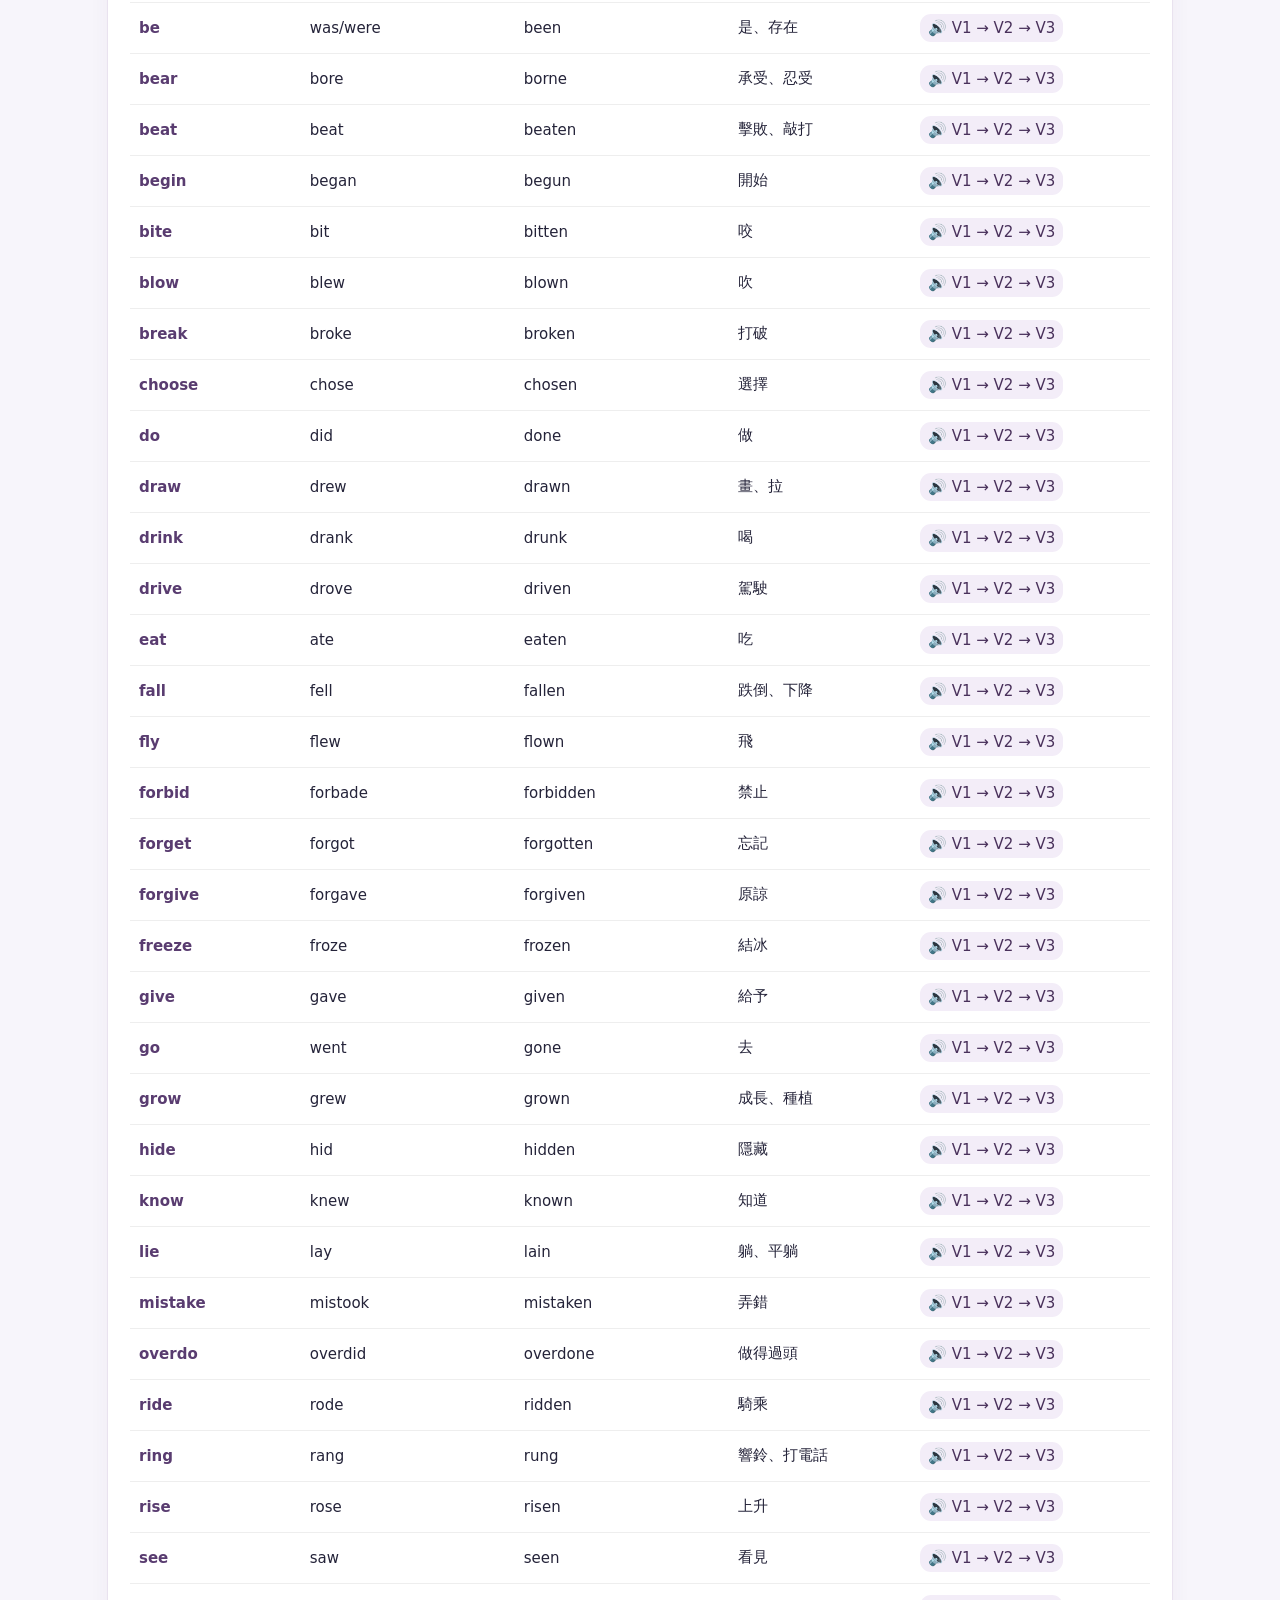
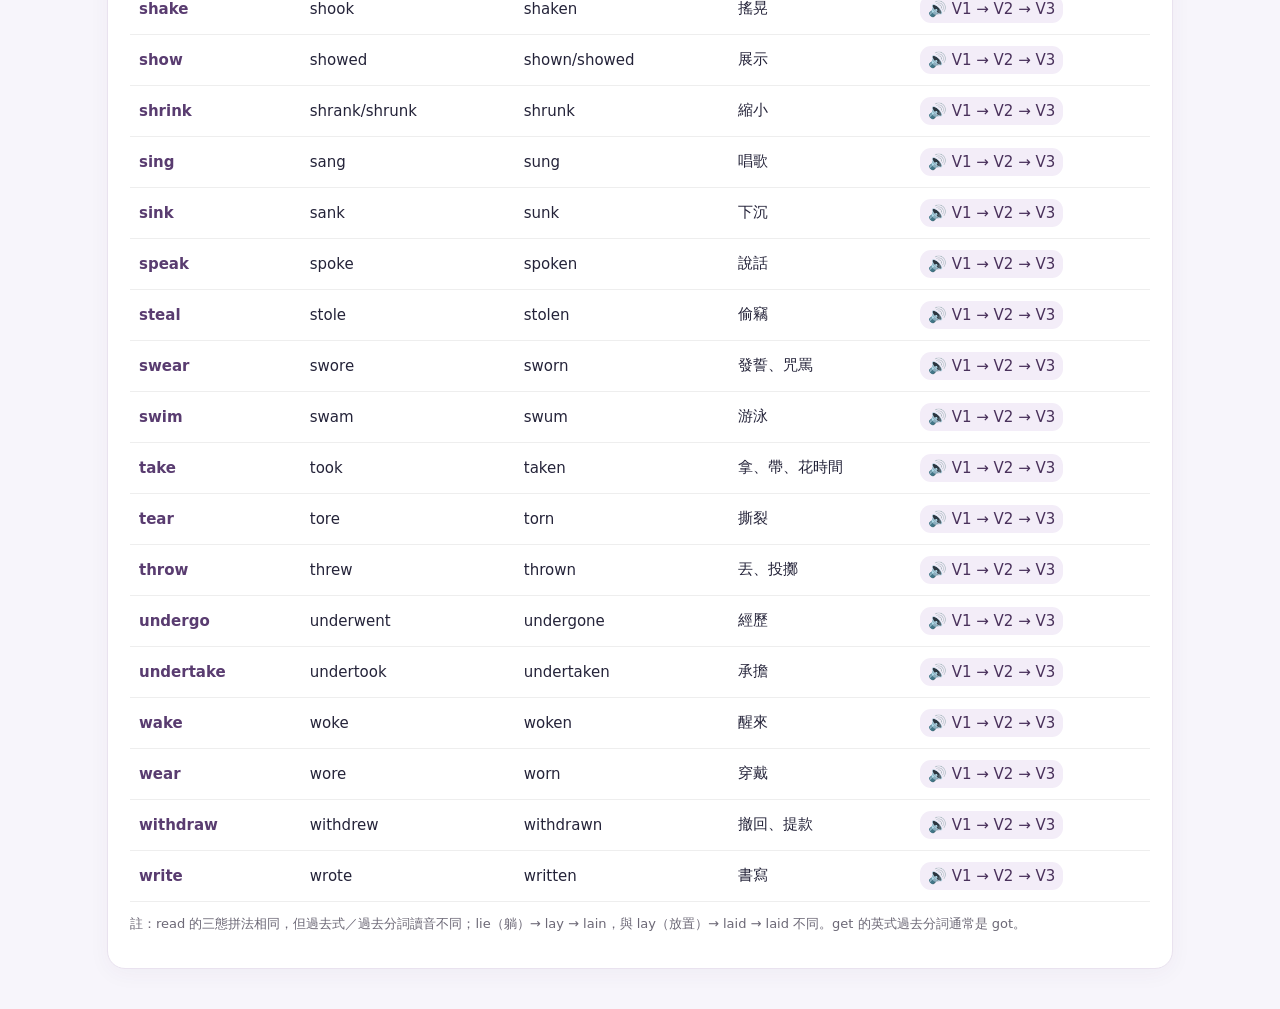
<file: trainIRV/exercises.html>
<!doctype html><html lang="zh-Hant"><head><meta charset="utf-8"><meta name="viewport" content="width=device-width,initial-scale=1"><title>不規則動詞訓練室</title><style>

:root{font-family:system-ui,-apple-system,'Noto Sans TC',sans-serif;color:#242339;background:#f7f5fb}*{box-sizing:border-box}body{margin:0}header{background:linear-gradient(115deg,#6e408c,#a970cd);color:white;padding:30px max(24px,calc((100vw - 1110px)/2));}h1{margin:0;font-size:clamp(25px,4vw,38px)}header p{margin:8px 0 0;color:#f3e7fa}.wrap{max-width:1110px;margin:auto;padding:22px}nav{display:flex;flex-wrap:wrap;gap:8px;margin-bottom:17px}button,select,input{font:inherit}button{cursor:pointer;border:1px solid #d8cce3;border-radius:11px;padding:10px 14px;background:#fff;color:#49315b}button:hover{border-color:#9b71bd}button.primary,button.active{background:#754597;color:#fff;border-color:#754597}button:disabled{opacity:.5;cursor:default}.panel{background:#fff;border:1px solid #e9e2ef;box-shadow:0 5px 22px #4e30520b;border-radius:18px;padding:22px;margin-bottom:18px}.hidden{display:none!important}.muted{color:#6c6876}.small{font-size:13px}.toolbar{display:flex;align-items:center;flex-wrap:wrap;gap:10px;margin-bottom:14px}input[type=text],select{border:1px solid #d9d3e0;background:white;border-radius:10px;padding:10px;min-width:0}input[type=text]{width:100%}.stats{display:flex;flex-wrap:wrap;gap:13px;margin:15px 0}.pill{background:#f1eaf7;border-radius:999px;padding:6px 11px;color:#633c82;font-size:13px}table{border-collapse:collapse;width:100%;font-size:15px}th{text-align:left;background:#f3ebf8}td,th{border-bottom:1px solid #eee;padding:11px 9px}tr:hover td{background:#faf7fd}.tablewrap{overflow:auto}td b{color:#593c70}.listen{border:0;background:#f3edf8;padding:5px 8px;font-size:15px}.cardq{max-width:820px;margin:auto}.prompt{font-size:clamp(21px,3vw,28px);line-height:1.55;margin:16px 0}.blank{border-bottom:3px solid #8552a8;display:inline-block;min-width:78px;text-align:center}.answers{display:grid;grid-template-columns:repeat(2,minmax(0,1fr));gap:12px}.answers label{display:block;font-size:13px;color:#5f536a;margin-bottom:5px}.feedback{margin:15px 0;padding:12px;border-radius:12px;background:#f5f0fb;line-height:1.7}.correct{color:#16794b}.wrong{color:#b32637}.progress{height:8px;background:#eee5f5;border-radius:8px;overflow:hidden}.progress>div{height:100%;background:#9862b7;transition:width .2s}.hint{font-size:14px;color:#686070}details{padding:13px 0;border-bottom:1px solid #eee}summary{cursor:pointer;font-weight:600}.note{border-left:4px solid #b384d0;padding-left:12px}.split{display:grid;grid-template-columns:1fr 1fr;gap:15px}.mini{padding:10px;border:1px solid #eadff1;border-radius:10px}.actionrow{display:flex;gap:9px;flex-wrap:wrap;margin-top:17px}.option{padding:9px 11px;border-radius:9px;background:#f5eef9}.toggle{display:flex;align-items:center;gap:5px}.kpi{font-size:22px;font-weight:750;color:#754597}@media(max-width:650px){.wrap{padding:12px}.panel{padding:14px}.split,.answers{grid-template-columns:1fr}td,th{padding:9px 5px;font-size:13px}}
tr.group-head td{background:#e9daf3!important;color:#583876;font-weight:800;padding:13px 10px;border-top:2px solid #ad85c7}tr.group-head:hover td{background:#e9daf3!important}
</style></head><body><header><h1>不規則動詞訓練室</h1><p>129 個常用動詞 · 三態拼寫 · 依時態選正確動詞形式</p></header><main class="wrap"><div class="panel voicebar"><p class="small muted" style="margin:0">點擊 🔊，依序聆聽三態發音。</p></div><nav><button class="active" data-tab="reference">三態總表</button><button data-tab="spell">三態拼字測驗</button><button data-tab="tense">時態句型練習</button><button data-tab="mistakes">錯題重練</button><button data-tab="guide">用法整理</button></nav>
<section class="panel" id="reference"><h2>不規則動詞三態表</h2><p class="muted">點擊每列的 🔊 一次聽完三態；可搜尋英文或中文。以英式常用拼法為主，斜線表示可接受的變體。</p><div class="toolbar"><input id="search" type="text" placeholder="搜尋：write / wrote / 書寫…" style="max-width:320px"><select id="sort"><option value="pattern" selected>依變化類型分組</option><option value="az">依字母排序</option></select><span class="pill" id="visibleCount"></span></div><div class="tablewrap"><table><thead><tr><th>原形 V</th><th>過去式 V2</th><th>過去分詞 V3</th><th>中文</th><th>三態連續發音</th></tr></thead><tbody id="vrows"></tbody></table></div><p class="small muted">註：read 的三態拼法相同，但過去式／過去分詞讀音不同；lie（躺）→ lay → lain，與 lay（放置）→ laid → laid 不同。get 的英式過去分詞通常是 got。</p></section>
<section class="panel hidden" id="spell"><h2>三態拼字測驗</h2><div class="toolbar"><label>題量 <select id="spellN"><option>10</option><option>20</option><option>30</option><option value="all">全部 129</option></select></label><label>題型 <select id="spellMode"><option value="both">填 V2 + V3</option><option value="past">只填 V2</option><option value="pp">只填 V3</option></select></label><button class="primary" id="startSpell">開始／重新抽題</button><label class="toggle"><input type="checkbox" id="spHint">顯示中文</label></div><div id="spellArea" class="cardq"><p class="muted">按「開始」後，根據原形寫出過去式和過去分詞。</p></div></section>
<section class="panel hidden" id="tense"><h2>時態判斷與動詞變化</h2><p class="muted">根據句子時態、主詞與助動詞，直接輸入正確動詞形式。129 個動詞均涵蓋 V 原形、V+s、V2、V3。全部混合時四類平均出題並隨機排序；選擇「全部題目」可練習全部 516 題。</p><div class="toolbar"><label>題量 <select id="tenseN"><option>10</option><option selected>20</option><option>30</option><option value="all">全部題目</option></select></label><label>句型 <select id="tenseKind"><option value="all">全部混合</option><option value="present">現在簡單式</option><option value="past">過去簡單式</option><option value="perfect">完成式</option><option value="passive">被動語態</option><option value="modal">原形（情態／不定詞／祈使）</option></select></label><button class="primary" id="startTense">開始／重新抽題</button><label class="toggle"><input type="checkbox" id="zhHint">顯示中文</label></div><div id="tenseArea" class="cardq"><p class="muted">按「開始」即可隨機練習。</p></div></section>
<section class="panel hidden" id="mistakes"><h2>錯題重練</h2><p class="muted">答錯的動詞和句型會儲存在此瀏覽器；答對後可從錯題庫移除。</p><div id="wrongStats" class="stats"></div><div class="actionrow"><button class="primary" id="retrySp">重練拼字錯題</button><button class="primary" id="retryTense">重練時態錯題</button><button id="clearWrong">清空錯題</button></div><div id="mistakesArea" class="cardq"></div></section>
<section class="panel hidden" id="guide"><h2>選擇哪個動詞形式？</h2><div class="split"><div class="mini"><b>V 原形</b><p>can / must / should / will + V；do/does/did + V；to + V；祈使句。</p><p>She can <b>write</b> well.</p></div><div class="mini"><b>V+s / V+es</b><p>現在簡單式，肯定句主詞為 he / she / it / 單數名詞。</p><p>He <b>goes</b> to school every day.</p></div><div class="mini"><b>V2（過去式）</b><p>明確過去：yesterday、last week、in 2020、two days ago。</p><p>She <b>wrote</b> a letter yesterday.</p></div><div class="mini"><b>V3（過去分詞）</b><p>have / has / had + V3（完成式）；be + V3（被動）。</p><p>She has <b>written</b> it.<br>It was <b>written</b> yesterday.</p></div></div><p class="note">時間副詞只是線索，不可單靠關鍵字猜題；必須同時看助動詞、主詞和句意。was/were + V-ing 是過去進行式，不能直接填 V3。部分動詞三態拼寫相同。</p></section></main>
<script>
const DATA={"verbs":[{"base":"arise","past":"arose","pp":"arisen","zh":"出現、產生"},{"base":"awake","past":"awoke","pp":"awoken","zh":"醒來"},{"base":"be","past":"was/were","pp":"been","zh":"是、存在"},{"base":"bear","past":"bore","pp":"borne","zh":"承受、忍受"},{"base":"beat","past":"beat","pp":"beaten","zh":"擊敗、敲打"},{"base":"become","past":"became","pp":"become","zh":"變成"},{"base":"begin","past":"began","pp":"begun","zh":"開始"},{"base":"bend","past":"bent","pp":"bent","zh":"彎曲"},{"base":"bet","past":"bet","pp":"bet","zh":"打賭"},{"base":"bind","past":"bound","pp":"bound","zh":"綁、約束"},{"base":"bite","past":"bit","pp":"bitten","zh":"咬"},{"base":"bleed","past":"bled","pp":"bled","zh":"流血"},{"base":"blow","past":"blew","pp":"blown","zh":"吹"},{"base":"break","past":"broke","pp":"broken","zh":"打破"},{"base":"breed","past":"bred","pp":"bred","zh":"繁殖"},{"base":"bring","past":"brought","pp":"brought","zh":"帶來"},{"base":"broadcast","past":"broadcast","pp":"broadcast","zh":"廣播、播出"},{"base":"build","past":"built","pp":"built","zh":"建造"},{"base":"burn","past":"burnt/burned","pp":"burnt/burned","zh":"燃燒"},{"base":"burst","past":"burst","pp":"burst","zh":"爆裂"},{"base":"buy","past":"bought","pp":"bought","zh":"購買"},{"base":"catch","past":"caught","pp":"caught","zh":"抓住、趕上"},{"base":"choose","past":"chose","pp":"chosen","zh":"選擇"},{"base":"come","past":"came","pp":"come","zh":"來"},{"base":"cost","past":"cost","pp":"cost","zh":"花費"},{"base":"creep","past":"crept","pp":"crept","zh":"爬行、悄悄移動"},{"base":"cut","past":"cut","pp":"cut","zh":"切割"},{"base":"deal","past":"dealt","pp":"dealt","zh":"處理、交易"},{"base":"dig","past":"dug","pp":"dug","zh":"挖掘"},{"base":"do","past":"did","pp":"done","zh":"做"},{"base":"draw","past":"drew","pp":"drawn","zh":"畫、拉"},{"base":"dream","past":"dreamt/dreamed","pp":"dreamt/dreamed","zh":"做夢"},{"base":"drink","past":"drank","pp":"drunk","zh":"喝"},{"base":"drive","past":"drove","pp":"driven","zh":"駕駛"},{"base":"eat","past":"ate","pp":"eaten","zh":"吃"},{"base":"fall","past":"fell","pp":"fallen","zh":"跌倒、下降"},{"base":"feed","past":"fed","pp":"fed","zh":"餵養"},{"base":"feel","past":"felt","pp":"felt","zh":"感覺"},{"base":"fight","past":"fought","pp":"fought","zh":"打架、奮鬥"},{"base":"find","past":"found","pp":"found","zh":"找到"},{"base":"flee","past":"fled","pp":"fled","zh":"逃離"},{"base":"fly","past":"flew","pp":"flown","zh":"飛"},{"base":"forbid","past":"forbade","pp":"forbidden","zh":"禁止"},{"base":"forget","past":"forgot","pp":"forgotten","zh":"忘記"},{"base":"forgive","past":"forgave","pp":"forgiven","zh":"原諒"},{"base":"freeze","past":"froze","pp":"frozen","zh":"結冰"},{"base":"get","past":"got","pp":"got","zh":"得到、變得"},{"base":"give","past":"gave","pp":"given","zh":"給予"},{"base":"go","past":"went","pp":"gone","zh":"去"},{"base":"grow","past":"grew","pp":"grown","zh":"成長、種植"},{"base":"hang","past":"hung","pp":"hung","zh":"懸掛"},{"base":"have","past":"had","pp":"had","zh":"有"},{"base":"hear","past":"heard","pp":"heard","zh":"聽見"},{"base":"hide","past":"hid","pp":"hidden","zh":"隱藏"},{"base":"hit","past":"hit","pp":"hit","zh":"擊中"},{"base":"hold","past":"held","pp":"held","zh":"握住、舉行"},{"base":"hurt","past":"hurt","pp":"hurt","zh":"傷害"},{"base":"keep","past":"kept","pp":"kept","zh":"保持"},{"base":"know","past":"knew","pp":"known","zh":"知道"},{"base":"lay","past":"laid","pp":"laid","zh":"放置、鋪設"},{"base":"lead","past":"led","pp":"led","zh":"帶領"},{"base":"learn","past":"learnt/learned","pp":"learnt/learned","zh":"學習"},{"base":"leave","past":"left","pp":"left","zh":"離開、留下"},{"base":"lend","past":"lent","pp":"lent","zh":"借出"},{"base":"let","past":"let","pp":"let","zh":"讓"},{"base":"lie","past":"lay","pp":"lain","zh":"躺、平躺"},{"base":"light","past":"lit/lighted","pp":"lit/lighted","zh":"點亮"},{"base":"lose","past":"lost","pp":"lost","zh":"失去"},{"base":"make","past":"made","pp":"made","zh":"製作"},{"base":"mean","past":"meant","pp":"meant","zh":"意指"},{"base":"meet","past":"met","pp":"met","zh":"遇見"},{"base":"mistake","past":"mistook","pp":"mistaken","zh":"弄錯"},{"base":"overcome","past":"overcame","pp":"overcome","zh":"克服"},{"base":"overdo","past":"overdid","pp":"overdone","zh":"做得過頭"},{"base":"pay","past":"paid","pp":"paid","zh":"付款"},{"base":"put","past":"put","pp":"put","zh":"放置"},{"base":"quit","past":"quit","pp":"quit","zh":"停止、退出"},{"base":"read","past":"read","pp":"read","zh":"閱讀"},{"base":"ride","past":"rode","pp":"ridden","zh":"騎乘"},{"base":"ring","past":"rang","pp":"rung","zh":"響鈴、打電話"},{"base":"rise","past":"rose","pp":"risen","zh":"上升"},{"base":"run","past":"ran","pp":"run","zh":"跑、經營"},{"base":"say","past":"said","pp":"said","zh":"說"},{"base":"see","past":"saw","pp":"seen","zh":"看見"},{"base":"seek","past":"sought","pp":"sought","zh":"尋找"},{"base":"sell","past":"sold","pp":"sold","zh":"販售"},{"base":"send","past":"sent","pp":"sent","zh":"寄送"},{"base":"set","past":"set","pp":"set","zh":"設定、擺放"},{"base":"shake","past":"shook","pp":"shaken","zh":"搖晃"},{"base":"shine","past":"shone/shined","pp":"shone/shined","zh":"發光"},{"base":"shoot","past":"shot","pp":"shot","zh":"射擊、拍攝"},{"base":"show","past":"showed","pp":"shown/showed","zh":"展示"},{"base":"shrink","past":"shrank/shrunk","pp":"shrunk","zh":"縮小"},{"base":"shut","past":"shut","pp":"shut","zh":"關閉"},{"base":"sing","past":"sang","pp":"sung","zh":"唱歌"},{"base":"sink","past":"sank","pp":"sunk","zh":"下沉"},{"base":"sit","past":"sat","pp":"sat","zh":"坐"},{"base":"sleep","past":"slept","pp":"slept","zh":"睡覺"},{"base":"slide","past":"slid","pp":"slid","zh":"滑動"},{"base":"smell","past":"smelt/smelled","pp":"smelt/smelled","zh":"聞起來"},{"base":"speak","past":"spoke","pp":"spoken","zh":"說話"},{"base":"spend","past":"spent","pp":"spent","zh":"花費、度過"},{"base":"spill","past":"spilt/spilled","pp":"spilt/spilled","zh":"灑出"},{"base":"spin","past":"spun","pp":"spun","zh":"旋轉"},{"base":"spread","past":"spread","pp":"spread","zh":"傳播、鋪開"},{"base":"stand","past":"stood","pp":"stood","zh":"站立"},{"base":"steal","past":"stole","pp":"stolen","zh":"偷竊"},{"base":"stick","past":"stuck","pp":"stuck","zh":"黏住、堅持"},{"base":"sting","past":"stung","pp":"stung","zh":"螫"},{"base":"strike","past":"struck","pp":"struck","zh":"打擊、罷工"},{"base":"swear","past":"swore","pp":"sworn","zh":"發誓、咒罵"},{"base":"sweep","past":"swept","pp":"swept","zh":"打掃"},{"base":"swim","past":"swam","pp":"swum","zh":"游泳"},{"base":"swing","past":"swung","pp":"swung","zh":"擺動"},{"base":"take","past":"took","pp":"taken","zh":"拿、帶、花時間"},{"base":"teach","past":"taught","pp":"taught","zh":"教導"},{"base":"tear","past":"tore","pp":"torn","zh":"撕裂"},{"base":"tell","past":"told","pp":"told","zh":"告訴"},{"base":"think","past":"thought","pp":"thought","zh":"思考、認為"},{"base":"throw","past":"threw","pp":"thrown","zh":"丟、投擲"},{"base":"undergo","past":"underwent","pp":"undergone","zh":"經歷"},{"base":"understand","past":"understood","pp":"understood","zh":"理解"},{"base":"undertake","past":"undertook","pp":"undertaken","zh":"承擔"},{"base":"wake","past":"woke","pp":"woken","zh":"醒來"},{"base":"wear","past":"wore","pp":"worn","zh":"穿戴"},{"base":"weep","past":"wept","pp":"wept","zh":"哭泣"},{"base":"win","past":"won","pp":"won","zh":"贏得"},{"base":"withdraw","past":"withdrew","pp":"withdrawn","zh":"撤回、提款"},{"base":"write","past":"wrote","pp":"written","zh":"書寫"}],"questions":[{"verb":"arise","form":"base","sentence":"Will a problem ____ during the meeting tomorrow?","zh":"請依句子線索判斷正確動詞形式。","tag":"modal"},{"verb":"arise","form":"s","sentence":"A problem ____ during the meeting regularly.","zh":"請依句子線索判斷正確動詞形式。","tag":"present"},{"verb":"arise","form":"past","sentence":"Last year, a problem ____ during the meeting.","zh":"請依句子線索判斷正確動詞形式。","tag":"past"},{"verb":"arise","form":"pp","sentence":"A problem has ____ during the meeting before.","zh":"請依句子線索判斷正確動詞形式。","tag":"perfect"},{"verb":"awake","form":"base","sentence":"Will the baby ____ early in the morning tomorrow?","zh":"請依句子線索判斷正確動詞形式。","tag":"modal"},{"verb":"awake","form":"s","sentence":"The baby ____ early in the morning regularly.","zh":"請依句子線索判斷正確動詞形式。","tag":"present"},{"verb":"awake","form":"past","sentence":"Last year, the baby ____ early in the morning.","zh":"請依句子線索判斷正確動詞形式。","tag":"past"},{"verb":"awake","form":"pp","sentence":"The baby has ____ early in the morning before.","zh":"請依句子線索判斷正確動詞形式。","tag":"perfect"},{"verb":"be","form":"base","sentence":"You must ____ careful.","zh":"你一定要小心。","tag":"modal"},{"verb":"be","form":"s","sentence":"He ____ always polite.","zh":"他總是很有禮貌。","tag":"present"},{"verb":"be","form":"past","sentence":"She ____ tired yesterday.","zh":"她昨天很累。","tag":"past"},{"verb":"be","form":"pp","sentence":"She has ____ very busy lately.","zh":"她最近一直很忙。","tag":"perfect"},{"verb":"bear","form":"base","sentence":"Will the team ____ the pressure well tomorrow?","zh":"請依句子線索判斷正確動詞形式。","tag":"modal"},{"verb":"bear","form":"s","sentence":"The team ____ the pressure well regularly.","zh":"請依句子線索判斷正確動詞形式。","tag":"present"},{"verb":"bear","form":"past","sentence":"Last year, the team ____ the pressure well.","zh":"請依句子線索判斷正確動詞形式。","tag":"past"},{"verb":"bear","form":"pp","sentence":"The team has ____ the pressure well before.","zh":"請依句子線索判斷正確動詞形式。","tag":"perfect"},{"verb":"beat","form":"base","sentence":"Will our team ____ the champions tomorrow?","zh":"請依句子線索判斷正確動詞形式。","tag":"modal"},{"verb":"beat","form":"s","sentence":"Our team ____ the champions regularly.","zh":"請依句子線索判斷正確動詞形式。","tag":"present"},{"verb":"beat","form":"past","sentence":"Last year, our team ____ the champions.","zh":"請依句子線索判斷正確動詞形式。","tag":"past"},{"verb":"beat","form":"pp","sentence":"Our team has ____ the champions before.","zh":"請依句子線索判斷正確動詞形式。","tag":"perfect"},{"verb":"become","form":"base","sentence":"Will the weather ____ much colder tomorrow?","zh":"請依句子線索判斷正確動詞形式。","tag":"modal"},{"verb":"become","form":"s","sentence":"The weather ____ much colder regularly.","zh":"請依句子線索判斷正確動詞形式。","tag":"present"},{"verb":"become","form":"past","sentence":"Last year, the weather ____ much colder.","zh":"請依句子線索判斷正確動詞形式。","tag":"past"},{"verb":"become","form":"pp","sentence":"The weather has ____ much colder before.","zh":"請依句子線索判斷正確動詞形式。","tag":"perfect"},{"verb":"begin","form":"base","sentence":"Will the lesson ____ at nine o'clock tomorrow?","zh":"請依句子線索判斷正確動詞形式。","tag":"modal"},{"verb":"begin","form":"s","sentence":"The class ____ at half past eight.","zh":"這堂課八點半開始。","tag":"present"},{"verb":"begin","form":"past","sentence":"The lecture ____ at nine yesterday.","zh":"昨天講座九點開始。","tag":"past"},{"verb":"begin","form":"pp","sentence":"The meeting has already ____.","zh":"會議已經開始了。","tag":"perfect"},{"verb":"bend","form":"base","sentence":"Will the metal rod ____ under pressure tomorrow?","zh":"請依句子線索判斷正確動詞形式。","tag":"modal"},{"verb":"bend","form":"s","sentence":"The metal rod ____ under pressure regularly.","zh":"請依句子線索判斷正確動詞形式。","tag":"present"},{"verb":"bend","form":"past","sentence":"Last year, the metal rod ____ under pressure.","zh":"請依句子線索判斷正確動詞形式。","tag":"past"},{"verb":"bend","form":"pp","sentence":"The metal rod has ____ under pressure before.","zh":"請依句子線索判斷正確動詞形式。","tag":"perfect"},{"verb":"bet","form":"base","sentence":"Will my brother ____ on the winning horse tomorrow?","zh":"請依句子線索判斷正確動詞形式。","tag":"modal"},{"verb":"bet","form":"s","sentence":"My brother ____ on the winning horse regularly.","zh":"請依句子線索判斷正確動詞形式。","tag":"present"},{"verb":"bet","form":"past","sentence":"Last year, my brother ____ on the winning horse.","zh":"請依句子線索判斷正確動詞形式。","tag":"past"},{"verb":"bet","form":"pp","sentence":"My brother has ____ on the winning horse before.","zh":"請依句子線索判斷正確動詞形式。","tag":"perfect"},{"verb":"bind","form":"base","sentence":"Will the contract ____ both parties tomorrow?","zh":"請依句子線索判斷正確動詞形式。","tag":"modal"},{"verb":"bind","form":"s","sentence":"The contract ____ both parties regularly.","zh":"請依句子線索判斷正確動詞形式。","tag":"present"},{"verb":"bind","form":"past","sentence":"Last year, the contract ____ both parties.","zh":"請依句子線索判斷正確動詞形式。","tag":"past"},{"verb":"bind","form":"pp","sentence":"The contract has ____ both parties before.","zh":"請依句子線索判斷正確動詞形式。","tag":"perfect"},{"verb":"bite","form":"base","sentence":"Will the dog ____ the postman tomorrow?","zh":"請依句子線索判斷正確動詞形式。","tag":"modal"},{"verb":"bite","form":"s","sentence":"The dog ____ the postman regularly.","zh":"請依句子線索判斷正確動詞形式。","tag":"present"},{"verb":"bite","form":"past","sentence":"Last year, the dog ____ the postman.","zh":"請依句子線索判斷正確動詞形式。","tag":"past"},{"verb":"bite","form":"pp","sentence":"The dog has ____ the postman before.","zh":"請依句子線索判斷正確動詞形式。","tag":"perfect"},{"verb":"bleed","form":"base","sentence":"Will the wound ____ for several minutes tomorrow?","zh":"請依句子線索判斷正確動詞形式。","tag":"modal"},{"verb":"bleed","form":"s","sentence":"The wound ____ for several minutes regularly.","zh":"請依句子線索判斷正確動詞形式。","tag":"present"},{"verb":"bleed","form":"past","sentence":"Last year, the wound ____ for several minutes.","zh":"請依句子線索判斷正確動詞形式。","tag":"past"},{"verb":"bleed","form":"pp","sentence":"The wound has ____ for several minutes before.","zh":"請依句子線索判斷正確動詞形式。","tag":"perfect"},{"verb":"blow","form":"base","sentence":"Will the wind ____ through the open window tomorrow?","zh":"請依句子線索判斷正確動詞形式。","tag":"modal"},{"verb":"blow","form":"s","sentence":"The wind ____ through the open window regularly.","zh":"請依句子線索判斷正確動詞形式。","tag":"present"},{"verb":"blow","form":"past","sentence":"Last year, the wind ____ through the open window.","zh":"請依句子線索判斷正確動詞形式。","tag":"past"},{"verb":"blow","form":"pp","sentence":"The wind has ____ through the open window before.","zh":"請依句子線索判斷正確動詞形式。","tag":"perfect"},{"verb":"break","form":"base","sentence":"Be careful not to ____ it.","zh":"小心不要把它弄壞。","tag":"modal"},{"verb":"break","form":"s","sentence":"He often ____ things when he is careless.","zh":"他粗心時經常打破東西。","tag":"present"},{"verb":"break","form":"past","sentence":"He ____ his phone last night.","zh":"他昨晚把手機摔壞了。","tag":"past"},{"verb":"break","form":"pp","sentence":"Someone has ____ the window.","zh":"有人打破了窗戶。","tag":"perfect"},{"verb":"breed","form":"base","sentence":"Will the farmer ____ rare sheep tomorrow?","zh":"請依句子線索判斷正確動詞形式。","tag":"modal"},{"verb":"breed","form":"s","sentence":"The farmer ____ rare sheep regularly.","zh":"請依句子線索判斷正確動詞形式。","tag":"present"},{"verb":"breed","form":"past","sentence":"Last year, the farmer ____ rare sheep.","zh":"請依句子線索判斷正確動詞形式。","tag":"past"},{"verb":"breed","form":"pp","sentence":"The farmer has ____ rare sheep before.","zh":"請依句子線索判斷正確動詞形式。","tag":"perfect"},{"verb":"bring","form":"base","sentence":"Don't forget to ____ your umbrella.","zh":"別忘了帶雨傘。","tag":"modal"},{"verb":"bring","form":"s","sentence":"My colleague ____ lunch from home regularly.","zh":"請依句子線索判斷正確動詞形式。","tag":"present"},{"verb":"bring","form":"past","sentence":"She ____ her notes to class yesterday.","zh":"她昨天帶筆記來上課。","tag":"past"},{"verb":"bring","form":"pp","sentence":"Have you ____ your passport?","zh":"你有把護照帶來嗎？","tag":"perfect"},{"verb":"broadcast","form":"base","sentence":"Will the station ____ the news live tomorrow?","zh":"請依句子線索判斷正確動詞形式。","tag":"modal"},{"verb":"broadcast","form":"s","sentence":"The station ____ the news live regularly.","zh":"請依句子線索判斷正確動詞形式。","tag":"present"},{"verb":"broadcast","form":"past","sentence":"Last year, the station ____ the news live.","zh":"請依句子線索判斷正確動詞形式。","tag":"past"},{"verb":"broadcast","form":"pp","sentence":"The station has ____ the news live before.","zh":"請依句子線索判斷正確動詞形式。","tag":"perfect"},{"verb":"build","form":"base","sentence":"Will the company ____ new houses tomorrow?","zh":"請依句子線索判斷正確動詞形式。","tag":"modal"},{"verb":"build","form":"s","sentence":"This company ____ houses.","zh":"這間公司蓋房子。","tag":"present"},{"verb":"build","form":"past","sentence":"They ____ the bridge in 1990.","zh":"他們在1990年建了這座橋。","tag":"past"},{"verb":"build","form":"pp","sentence":"A new station has been ____ nearby.","zh":"附近已經建成新車站。","tag":"passive"},{"verb":"burn","form":"base","sentence":"Will the fire ____ through the night tomorrow?","zh":"請依句子線索判斷正確動詞形式。","tag":"modal"},{"verb":"burn","form":"s","sentence":"The fire ____ through the night regularly.","zh":"請依句子線索判斷正確動詞形式。","tag":"present"},{"verb":"burn","form":"past","sentence":"Last year, the fire ____ through the night.","zh":"請依句子線索判斷正確動詞形式。","tag":"past"},{"verb":"burn","form":"pp","sentence":"The fire has ____ through the night before.","zh":"請依句子線索判斷正確動詞形式。","tag":"perfect"},{"verb":"burst","form":"base","sentence":"Will the balloon ____ without warning tomorrow?","zh":"請依句子線索判斷正確動詞形式。","tag":"modal"},{"verb":"burst","form":"s","sentence":"The balloon ____ without warning regularly.","zh":"請依句子線索判斷正確動詞形式。","tag":"present"},{"verb":"burst","form":"past","sentence":"Last year, the balloon ____ without warning.","zh":"請依句子線索判斷正確動詞形式。","tag":"past"},{"verb":"burst","form":"pp","sentence":"The balloon has ____ without warning before.","zh":"請依句子線索判斷正確動詞形式。","tag":"perfect"},{"verb":"buy","form":"base","sentence":"I need to ____ a new notebook for class.","zh":"我需要買一本新的課堂筆記本。","tag":"modal"},{"verb":"buy","form":"s","sentence":"My dad ____ fresh bread every morning.","zh":"我爸爸每天早上買新鮮麵包。","tag":"present"},{"verb":"buy","form":"past","sentence":"I ____ a new laptop last month.","zh":"我上個月買了一臺新筆電。","tag":"past"},{"verb":"buy","form":"pp","sentence":"They have ____ a house recently.","zh":"他們最近買了一棟房子。","tag":"perfect"},{"verb":"catch","form":"base","sentence":"We must ____ the last train home.","zh":"我們一定要趕上末班車回家。","tag":"modal"},{"verb":"catch","form":"s","sentence":"The goalkeeper ____ the ball regularly.","zh":"請依句子線索判斷正確動詞形式。","tag":"present"},{"verb":"catch","form":"past","sentence":"Last year, the goalkeeper ____ the ball.","zh":"請依句子線索判斷正確動詞形式。","tag":"past"},{"verb":"catch","form":"pp","sentence":"The goalkeeper has ____ the ball before.","zh":"請依句子線索判斷正確動詞形式。","tag":"perfect"},{"verb":"choose","form":"base","sentence":"You should ____ a topic you know well.","zh":"你應該選一個自己熟悉的主題。","tag":"modal"},{"verb":"choose","form":"s","sentence":"He always ____ the cheapest option.","zh":"他總是選最便宜的選項。","tag":"present"},{"verb":"choose","form":"past","sentence":"She ____ the blue dress yesterday.","zh":"她昨天選了藍色洋裝。","tag":"past"},{"verb":"choose","form":"pp","sentence":"They have ____ a new team leader.","zh":"他們已經選出新組長。","tag":"perfect"},{"verb":"come","form":"base","sentence":"Can you ____ to the library after lunch?","zh":"你午飯後能來圖書館嗎？","tag":"modal"},{"verb":"come","form":"s","sentence":"She ____ here every Friday.","zh":"她每週五來這裡。","tag":"present"},{"verb":"come","form":"past","sentence":"He ____ home late yesterday.","zh":"他昨天很晚回家。","tag":"past"},{"verb":"come","form":"pp","sentence":"They have ____ a long way since last year.","zh":"他們從去年到現在進步很多。","tag":"perfect"},{"verb":"cost","form":"base","sentence":"Will the repair ____ a lot of money tomorrow?","zh":"請依句子線索判斷正確動詞形式。","tag":"modal"},{"verb":"cost","form":"s","sentence":"This ticket ____ £20.","zh":"這張票20英鎊。","tag":"present"},{"verb":"cost","form":"past","sentence":"The repair ____ £100 last week.","zh":"上週維修花了100英鎊。","tag":"past"},{"verb":"cost","form":"pp","sentence":"The repairs have ____ us a fortune.","zh":"維修已經花了我們一大筆錢。","tag":"perfect"},{"verb":"creep","form":"base","sentence":"Will the cat ____ under the table tomorrow?","zh":"請依句子線索判斷正確動詞形式。","tag":"modal"},{"verb":"creep","form":"s","sentence":"The cat ____ under the table regularly.","zh":"請依句子線索判斷正確動詞形式。","tag":"present"},{"verb":"creep","form":"past","sentence":"Last year, the cat ____ under the table.","zh":"請依句子線索判斷正確動詞形式。","tag":"past"},{"verb":"creep","form":"pp","sentence":"The cat has ____ under the table before.","zh":"請依句子線索判斷正確動詞形式。","tag":"perfect"},{"verb":"cut","form":"base","sentence":"Will the chef ____ the vegetables tomorrow?","zh":"請依句子線索判斷正確動詞形式。","tag":"modal"},{"verb":"cut","form":"s","sentence":"She ____ vegetables every morning.","zh":"她每天早上切蔬菜。","tag":"present"},{"verb":"cut","form":"past","sentence":"He ____ his finger yesterday.","zh":"他昨天割傷了手指。","tag":"past"},{"verb":"cut","form":"pp","sentence":"We have ____ our spending recently.","zh":"我們最近減少了支出。","tag":"perfect"},{"verb":"deal","form":"base","sentence":"Will the manager ____ with complaints tomorrow?","zh":"請依句子線索判斷正確動詞形式。","tag":"modal"},{"verb":"deal","form":"s","sentence":"The manager ____ with complaints regularly.","zh":"請依句子線索判斷正確動詞形式。","tag":"present"},{"verb":"deal","form":"past","sentence":"Last year, the manager ____ with complaints.","zh":"請依句子線索判斷正確動詞形式。","tag":"past"},{"verb":"deal","form":"pp","sentence":"The manager has ____ with complaints before.","zh":"請依句子線索判斷正確動詞形式。","tag":"perfect"},{"verb":"dig","form":"base","sentence":"Will the gardener ____ a hole tomorrow?","zh":"請依句子線索判斷正確動詞形式。","tag":"modal"},{"verb":"dig","form":"s","sentence":"The gardener ____ a hole regularly.","zh":"請依句子線索判斷正確動詞形式。","tag":"present"},{"verb":"dig","form":"past","sentence":"Last year, the gardener ____ a hole.","zh":"請依句子線索判斷正確動詞形式。","tag":"past"},{"verb":"dig","form":"pp","sentence":"The gardener has ____ a hole before.","zh":"請依句子線索判斷正確動詞形式。","tag":"perfect"},{"verb":"do","form":"base","sentence":"Please ____ your homework before dinner.","zh":"請在晚飯前完成作業。","tag":"modal"},{"verb":"do","form":"s","sentence":"She ____ yoga every morning.","zh":"她每天早上做瑜伽。","tag":"present"},{"verb":"do","form":"past","sentence":"I ____ my homework last night.","zh":"我昨晚做了作業。","tag":"past"},{"verb":"do","form":"pp","sentence":"Have you ____ your homework?","zh":"你做完作業了嗎？","tag":"perfect"},{"verb":"draw","form":"base","sentence":"She wants to ____ a picture of her dog.","zh":"她想畫一張她的狗的圖。","tag":"modal"},{"verb":"draw","form":"s","sentence":"The artist ____ portraits regularly.","zh":"請依句子線索判斷正確動詞形式。","tag":"present"},{"verb":"draw","form":"past","sentence":"Last year, the artist ____ portraits.","zh":"請依句子線索判斷正確動詞形式。","tag":"past"},{"verb":"draw","form":"pp","sentence":"The artist has ____ portraits before.","zh":"請依句子線索判斷正確動詞形式。","tag":"perfect"},{"verb":"dream","form":"base","sentence":"Will my daughter ____ about travelling tomorrow?","zh":"請依句子線索判斷正確動詞形式。","tag":"modal"},{"verb":"dream","form":"s","sentence":"My daughter ____ about travelling regularly.","zh":"請依句子線索判斷正確動詞形式。","tag":"present"},{"verb":"dream","form":"past","sentence":"Last year, my daughter ____ about travelling.","zh":"請依句子線索判斷正確動詞形式。","tag":"past"},{"verb":"dream","form":"pp","sentence":"My daughter has ____ about travelling before.","zh":"請依句子線索判斷正確動詞形式。","tag":"perfect"},{"verb":"drink","form":"base","sentence":"You should ____ more water during summer.","zh":"夏天你應該多喝水。","tag":"modal"},{"verb":"drink","form":"s","sentence":"She ____ coffee every morning.","zh":"她每天早上喝咖啡。","tag":"present"},{"verb":"drink","form":"past","sentence":"We ____ tea after dinner yesterday.","zh":"我們昨天晚餐後喝了茶。","tag":"past"},{"verb":"drink","form":"pp","sentence":"I've already ____ enough water today.","zh":"我今天已經喝夠水了。","tag":"perfect"},{"verb":"drive","form":"base","sentence":"He cannot ____ until he passes his test.","zh":"在通過駕照考試前他不能開車。","tag":"modal"},{"verb":"drive","form":"s","sentence":"My mum ____ to work most days.","zh":"我媽媽大多數日子開車上班。","tag":"present"},{"verb":"drive","form":"past","sentence":"He ____ to work last Monday.","zh":"他上週一開車上班。","tag":"past"},{"verb":"drive","form":"pp","sentence":"I've never ____ on the motorway.","zh":"我從沒在高速公路開過車。","tag":"perfect"},{"verb":"eat","form":"base","sentence":"We should ____ before we leave.","zh":"我們應該出發前吃點東西。","tag":"modal"},{"verb":"eat","form":"s","sentence":"My brother ____ breakfast at seven.","zh":"我哥哥七點吃早餐。","tag":"present"},{"verb":"eat","form":"past","sentence":"We ____ out last night.","zh":"我們昨晚在外面吃飯。","tag":"past"},{"verb":"eat","form":"pp","sentence":"I have never ____ sushi before.","zh":"我以前從沒吃過壽司。","tag":"perfect"},{"verb":"fall","form":"base","sentence":"Be careful not to ____ on the wet floor.","zh":"小心不要在濕地板上跌倒。","tag":"modal"},{"verb":"fall","form":"s","sentence":"Snow ____ more often in the mountains.","zh":"山上比較常下雪。","tag":"present"},{"verb":"fall","form":"past","sentence":"The temperature ____ last night.","zh":"昨晚氣溫下降了。","tag":"past"},{"verb":"fall","form":"pp","sentence":"House prices have ____ recently.","zh":"近期房價下降了。","tag":"perfect"},{"verb":"feed","form":"base","sentence":"Will the farmer ____ the chickens tomorrow?","zh":"請依句子線索判斷正確動詞形式。","tag":"modal"},{"verb":"feed","form":"s","sentence":"The farmer ____ the chickens regularly.","zh":"請依句子線索判斷正確動詞形式。","tag":"present"},{"verb":"feed","form":"past","sentence":"Last year, the farmer ____ the chickens.","zh":"請依句子線索判斷正確動詞形式。","tag":"past"},{"verb":"feed","form":"pp","sentence":"The farmer has ____ the chickens before.","zh":"請依句子線索判斷正確動詞形式。","tag":"perfect"},{"verb":"feel","form":"base","sentence":"You might ____ tired after the long flight.","zh":"長途飛行後你可能會累。","tag":"modal"},{"verb":"feel","form":"s","sentence":"He ____ tired after work.","zh":"他下班後會覺得累。","tag":"present"},{"verb":"feel","form":"past","sentence":"I ____ nervous before the interview.","zh":"面試前我感到緊張。","tag":"past"},{"verb":"feel","form":"pp","sentence":"I've ____ much better recently.","zh":"我最近感覺好多了。","tag":"perfect"},{"verb":"fight","form":"base","sentence":"Will the boxer ____ for the title tomorrow?","zh":"請依句子線索判斷正確動詞形式。","tag":"modal"},{"verb":"fight","form":"s","sentence":"The boxer ____ for the title regularly.","zh":"請依句子線索判斷正確動詞形式。","tag":"present"},{"verb":"fight","form":"past","sentence":"Last year, the boxer ____ for the title.","zh":"請依句子線索判斷正確動詞形式。","tag":"past"},{"verb":"fight","form":"pp","sentence":"The boxer has ____ for the title before.","zh":"請依句子線索判斷正確動詞形式。","tag":"perfect"},{"verb":"find","form":"base","sentence":"I can't ____ my phone anywhere.","zh":"我到處都找不到手機。","tag":"modal"},{"verb":"find","form":"s","sentence":"The researcher ____ new evidence regularly.","zh":"請依句子線索判斷正確動詞形式。","tag":"present"},{"verb":"find","form":"past","sentence":"I ____ my keys under the sofa yesterday.","zh":"我昨天在沙發下找到鑰匙。","tag":"past"},{"verb":"find","form":"pp","sentence":"We have finally ____ a solution.","zh":"我們終於找到解決方法了。","tag":"perfect"},{"verb":"flee","form":"base","sentence":"Will the family ____ from danger tomorrow?","zh":"請依句子線索判斷正確動詞形式。","tag":"modal"},{"verb":"flee","form":"s","sentence":"The family ____ from danger regularly.","zh":"請依句子線索判斷正確動詞形式。","tag":"present"},{"verb":"flee","form":"past","sentence":"Last year, the family ____ from danger.","zh":"請依句子線索判斷正確動詞形式。","tag":"past"},{"verb":"flee","form":"pp","sentence":"The family has ____ from danger before.","zh":"請依句子線索判斷正確動詞形式。","tag":"perfect"},{"verb":"fly","form":"base","sentence":"They are going to ____ to Singapore next week.","zh":"他們下週要飛往新加坡。","tag":"modal"},{"verb":"fly","form":"s","sentence":"This airline ____ to Tokyo every day.","zh":"這家航空公司每天飛往東京。","tag":"present"},{"verb":"fly","form":"past","sentence":"Last year, the pilot ____ to Singapore.","zh":"請依句子線索判斷正確動詞形式。","tag":"past"},{"verb":"fly","form":"pp","sentence":"The pilot has ____ to Singapore before.","zh":"請依句子線索判斷正確動詞形式。","tag":"perfect"},{"verb":"forbid","form":"base","sentence":"Will the school ____ mobile phones in class tomorrow?","zh":"請依句子線索判斷正確動詞形式。","tag":"modal"},{"verb":"forbid","form":"s","sentence":"The school ____ mobile phones in class regularly.","zh":"請依句子線索判斷正確動詞形式。","tag":"present"},{"verb":"forbid","form":"past","sentence":"Last year, the school ____ mobile phones in class.","zh":"請依句子線索判斷正確動詞形式。","tag":"past"},{"verb":"forbid","form":"pp","sentence":"The school has ____ mobile phones in class before.","zh":"請依句子線索判斷正確動詞形式。","tag":"perfect"},{"verb":"forget","form":"base","sentence":"Try not to ____ your passport.","zh":"盡量不要忘記帶護照。","tag":"modal"},{"verb":"forget","form":"s","sentence":"He often ____ his umbrella.","zh":"他經常忘記帶傘。","tag":"present"},{"verb":"forget","form":"past","sentence":"I ____ my password yesterday.","zh":"我昨天忘了密碼。","tag":"past"},{"verb":"forget","form":"pp","sentence":"I've ____ where I put my keys.","zh":"我忘了鑰匙放哪裡。","tag":"perfect"},{"verb":"forgive","form":"base","sentence":"Will my sister ____ her brother tomorrow?","zh":"請依句子線索判斷正確動詞形式。","tag":"modal"},{"verb":"forgive","form":"s","sentence":"My sister ____ her brother regularly.","zh":"請依句子線索判斷正確動詞形式。","tag":"present"},{"verb":"forgive","form":"past","sentence":"Last year, my sister ____ her brother.","zh":"請依句子線索判斷正確動詞形式。","tag":"past"},{"verb":"forgive","form":"pp","sentence":"My sister has ____ her brother before.","zh":"請依句子線索判斷正確動詞形式。","tag":"perfect"},{"verb":"freeze","form":"base","sentence":"Will the lake ____ during winter tomorrow?","zh":"請依句子線索判斷正確動詞形式。","tag":"modal"},{"verb":"freeze","form":"s","sentence":"The lake ____ during winter regularly.","zh":"請依句子線索判斷正確動詞形式。","tag":"present"},{"verb":"freeze","form":"past","sentence":"Last year, the lake ____ during winter.","zh":"請依句子線索判斷正確動詞形式。","tag":"past"},{"verb":"freeze","form":"pp","sentence":"The lake has ____ during winter before.","zh":"請依句子線索判斷正確動詞形式。","tag":"perfect"},{"verb":"get","form":"base","sentence":"I want to ____ better at speaking English.","zh":"我想提升英語口說能力。","tag":"modal"},{"verb":"get","form":"s","sentence":"She ____ up at six every day.","zh":"她每天六點起床。","tag":"present"},{"verb":"get","form":"past","sentence":"He ____ home late last night.","zh":"他昨晚很晚才到家。","tag":"past"},{"verb":"get","form":"pp","sentence":"I've ____ much better at listening.","zh":"我的聽力進步很多了。","tag":"perfect"},{"verb":"give","form":"base","sentence":"Could you ____ me a hand?","zh":"你可以幫我一下嗎？","tag":"modal"},{"verb":"give","form":"s","sentence":"My teacher ____ us homework every Friday.","zh":"老師每週五給我們作業。","tag":"present"},{"verb":"give","form":"past","sentence":"She ____ me some advice yesterday.","zh":"她昨天給了我一些建議。","tag":"past"},{"verb":"give","form":"pp","sentence":"They have ____ us extra time.","zh":"他們已經給我們額外時間了。","tag":"perfect"},{"verb":"go","form":"base","sentence":"They usually ____ to school by bus.","zh":"他們通常搭巴士上學。","tag":"present"},{"verb":"go","form":"s","sentence":"He ____ to work by train every day.","zh":"他每天搭火車上班。","tag":"present"},{"verb":"go","form":"past","sentence":"I ____ to the library yesterday.","zh":"我昨天去了圖書館。","tag":"past"},{"verb":"go","form":"pp","sentence":"She has ____ to London for a conference.","zh":"她已經去倫敦開會了（目前不在此地）。","tag":"perfect"},{"verb":"grow","form":"base","sentence":"They hope to ____ vegetables at home.","zh":"他們希望在家種蔬菜。","tag":"modal"},{"verb":"grow","form":"s","sentence":"The farmer ____ tomatoes regularly.","zh":"請依句子線索判斷正確動詞形式。","tag":"present"},{"verb":"grow","form":"past","sentence":"Last year, the farmer ____ tomatoes.","zh":"請依句子線索判斷正確動詞形式。","tag":"past"},{"verb":"grow","form":"pp","sentence":"The farmer has ____ tomatoes before.","zh":"請依句子線索判斷正確動詞形式。","tag":"perfect"},{"verb":"hang","form":"base","sentence":"Will the artist ____ pictures on the wall tomorrow?","zh":"請依句子線索判斷正確動詞形式。","tag":"modal"},{"verb":"hang","form":"s","sentence":"The artist ____ pictures on the wall regularly.","zh":"請依句子線索判斷正確動詞形式。","tag":"present"},{"verb":"hang","form":"past","sentence":"Last year, the artist ____ pictures on the wall.","zh":"請依句子線索判斷正確動詞形式。","tag":"past"},{"verb":"hang","form":"pp","sentence":"The artist has ____ pictures on the wall before.","zh":"請依句子線索判斷正確動詞形式。","tag":"perfect"},{"verb":"have","form":"base","sentence":"Will the family ____ dinner together tomorrow?","zh":"請依句子線索判斷正確動詞形式。","tag":"modal"},{"verb":"have","form":"s","sentence":"He ____ a lesson every Tuesday.","zh":"他每週二有一堂課。","tag":"present"},{"verb":"have","form":"past","sentence":"We ____ a meeting yesterday.","zh":"我們昨天有開會。","tag":"past"},{"verb":"have","form":"pp","sentence":"I've ____ enough practice this week.","zh":"我這週已經練習得夠多了。","tag":"perfect"},{"verb":"hear","form":"base","sentence":"I could not ____ the announcement clearly.","zh":"我聽不清楚廣播。","tag":"modal"},{"verb":"hear","form":"s","sentence":"She ____ everything clearly.","zh":"她聽得很清楚。","tag":"present"},{"verb":"hear","form":"past","sentence":"I ____ a strange noise last night.","zh":"我昨晚聽見奇怪的聲音。","tag":"past"},{"verb":"hear","form":"pp","sentence":"Have you ____ the latest news?","zh":"你聽到最新消息了嗎？","tag":"perfect"},{"verb":"hide","form":"base","sentence":"You should not ____ important information.","zh":"你不應隱瞞重要資訊。","tag":"modal"},{"verb":"hide","form":"s","sentence":"The child ____ behind the curtains regularly.","zh":"請依句子線索判斷正確動詞形式。","tag":"present"},{"verb":"hide","form":"past","sentence":"Last year, the child ____ behind the curtains.","zh":"請依句子線索判斷正確動詞形式。","tag":"past"},{"verb":"hide","form":"pp","sentence":"The child has ____ behind the curtains before.","zh":"請依句子線索判斷正確動詞形式。","tag":"perfect"},{"verb":"hit","form":"base","sentence":"Will the player ____ the ball tomorrow?","zh":"請依句子線索判斷正確動詞形式。","tag":"modal"},{"verb":"hit","form":"s","sentence":"The player ____ the ball regularly.","zh":"請依句子線索判斷正確動詞形式。","tag":"present"},{"verb":"hit","form":"past","sentence":"Last year, the player ____ the ball.","zh":"請依句子線索判斷正確動詞形式。","tag":"past"},{"verb":"hit","form":"pp","sentence":"The player has ____ the ball before.","zh":"請依句子線索判斷正確動詞形式。","tag":"perfect"},{"verb":"hold","form":"base","sentence":"Could you ____ the door open for me?","zh":"你能幫我扶著門嗎？","tag":"modal"},{"verb":"hold","form":"s","sentence":"He ____ the door open for others.","zh":"他會替別人扶著門。","tag":"present"},{"verb":"hold","form":"past","sentence":"They ____ a meeting last Friday.","zh":"他們上週五舉行了會議。","tag":"past"},{"verb":"hold","form":"pp","sentence":"The event has been ____ every year since 2010.","zh":"這活動自2010年起每年舉辦。","tag":"passive"},{"verb":"hurt","form":"base","sentence":"Will the injury ____ the runner's knee tomorrow?","zh":"請依句子線索判斷正確動詞形式。","tag":"modal"},{"verb":"hurt","form":"s","sentence":"The injury ____ the runner's knee regularly.","zh":"請依句子線索判斷正確動詞形式。","tag":"present"},{"verb":"hurt","form":"past","sentence":"Last year, the injury ____ the runner's knee.","zh":"請依句子線索判斷正確動詞形式。","tag":"past"},{"verb":"hurt","form":"pp","sentence":"The injury has ____ the runner's knee before.","zh":"請依句子線索判斷正確動詞形式。","tag":"perfect"},{"verb":"keep","form":"base","sentence":"You must ____ your receipt.","zh":"你必須保留收據。","tag":"modal"},{"verb":"keep","form":"s","sentence":"My dad ____ his keys in his pocket.","zh":"我爸爸把鑰匙放在口袋。","tag":"present"},{"verb":"keep","form":"past","sentence":"He ____ his promise yesterday.","zh":"他昨天信守了承諾。","tag":"past"},{"verb":"keep","form":"pp","sentence":"She has always ____ her promises.","zh":"她一直以來都信守承諾。","tag":"perfect"},{"verb":"know","form":"base","sentence":"Students need to ____ the exam rules.","zh":"學生需要知道考試規則。","tag":"modal"},{"verb":"know","form":"s","sentence":"He ____ a lot about history.","zh":"他很懂歷史。","tag":"present"},{"verb":"know","form":"past","sentence":"I ____ the answer straight away.","zh":"我當時立刻就知道答案。","tag":"past"},{"verb":"know","form":"pp","sentence":"I've ____ her for ten years.","zh":"我認識她十年了。","tag":"perfect"},{"verb":"lay","form":"base","sentence":"Will the worker ____ the carpet tomorrow?","zh":"請依句子線索判斷正確動詞形式。","tag":"modal"},{"verb":"lay","form":"s","sentence":"He ____ the table before dinner.","zh":"他晚餐前會擺餐桌。","tag":"present"},{"verb":"lay","form":"past","sentence":"She ____ the documents on my desk yesterday.","zh":"她昨天把文件放到我桌上。","tag":"past"},{"verb":"lay","form":"pp","sentence":"The workers have ____ new cables.","zh":"工人已經鋪設新電纜。","tag":"perfect"},{"verb":"lead","form":"base","sentence":"Will the guide ____ the group tomorrow?","zh":"請依句子線索判斷正確動詞形式。","tag":"modal"},{"verb":"lead","form":"s","sentence":"The guide ____ the group regularly.","zh":"請依句子線索判斷正確動詞形式。","tag":"present"},{"verb":"lead","form":"past","sentence":"Last year, the guide ____ the group.","zh":"請依句子線索判斷正確動詞形式。","tag":"past"},{"verb":"lead","form":"pp","sentence":"The guide has ____ the group before.","zh":"請依句子線索判斷正確動詞形式。","tag":"perfect"},{"verb":"learn","form":"base","sentence":"Children can ____ a lot through play.","zh":"孩子可以透過遊戲學到很多。","tag":"modal"},{"verb":"learn","form":"s","sentence":"My niece ____ new vocabulary regularly.","zh":"請依句子線索判斷正確動詞形式。","tag":"present"},{"verb":"learn","form":"past","sentence":"Last year, my niece ____ new vocabulary.","zh":"請依句子線索判斷正確動詞形式。","tag":"past"},{"verb":"learn","form":"pp","sentence":"My niece has ____ new vocabulary before.","zh":"請依句子線索判斷正確動詞形式。","tag":"perfect"},{"verb":"leave","form":"base","sentence":"We have to ____ early tomorrow morning.","zh":"我們明天早上得提早離開。","tag":"modal"},{"verb":"leave","form":"s","sentence":"He ____ home at eight every morning.","zh":"他每天早上八點離家。","tag":"present"},{"verb":"leave","form":"past","sentence":"She ____ the door unlocked last night.","zh":"她昨晚沒鎖門。","tag":"past"},{"verb":"leave","form":"pp","sentence":"I've ____ my bag at home.","zh":"我把包包忘在家裡了。","tag":"perfect"},{"verb":"lend","form":"base","sentence":"Could you ____ me your pen for a minute?","zh":"你能借我筆用一下嗎？","tag":"modal"},{"verb":"lend","form":"s","sentence":"The bank ____ money to local businesses regularly.","zh":"請依句子線索判斷正確動詞形式。","tag":"present"},{"verb":"lend","form":"past","sentence":"She ____ me a dictionary last week.","zh":"她上週借我一本字典。","tag":"past"},{"verb":"lend","form":"pp","sentence":"The bank has ____ money to local businesses before.","zh":"請依句子線索判斷正確動詞形式。","tag":"perfect"},{"verb":"let","form":"base","sentence":"Will the teacher ____ the pupils leave early tomorrow?","zh":"請依句子線索判斷正確動詞形式。","tag":"modal"},{"verb":"let","form":"s","sentence":"The teacher ____ the pupils leave early regularly.","zh":"請依句子線索判斷正確動詞形式。","tag":"present"},{"verb":"let","form":"past","sentence":"Last year, the teacher ____ the pupils leave early.","zh":"請依句子線索判斷正確動詞形式。","tag":"past"},{"verb":"let","form":"pp","sentence":"The teacher has ____ the pupils leave early before.","zh":"請依句子線索判斷正確動詞形式。","tag":"perfect"},{"verb":"lie","form":"base","sentence":"Will the dog ____ on the sofa tomorrow?","zh":"請依句子線索判斷正確動詞形式。","tag":"modal"},{"verb":"lie","form":"s","sentence":"The cat ____ on the bed every afternoon.","zh":"貓每天下午躺在床上。","tag":"present"},{"verb":"lie","form":"past","sentence":"He ____ on the sofa all afternoon yesterday.","zh":"他昨天下午一直躺在沙發上。","tag":"past"},{"verb":"lie","form":"pp","sentence":"She has ____ awake for hours.","zh":"她已經清醒地躺了好幾個小時。","tag":"perfect"},{"verb":"light","form":"base","sentence":"Will the caretaker ____ the candles tomorrow?","zh":"請依句子線索判斷正確動詞形式。","tag":"modal"},{"verb":"light","form":"s","sentence":"The caretaker ____ the candles regularly.","zh":"請依句子線索判斷正確動詞形式。","tag":"present"},{"verb":"light","form":"past","sentence":"Last year, the caretaker ____ the candles.","zh":"請依句子線索判斷正確動詞形式。","tag":"past"},{"verb":"light","form":"pp","sentence":"The caretaker has ____ the candles before.","zh":"請依句子線索判斷正確動詞形式。","tag":"perfect"},{"verb":"lose","form":"base","sentence":"Be careful not to ____ your keys.","zh":"小心別弄丟鑰匙。","tag":"modal"},{"verb":"lose","form":"s","sentence":"The cyclist ____ his keys regularly.","zh":"請依句子線索判斷正確動詞形式。","tag":"present"},{"verb":"lose","form":"past","sentence":"Last year, the cyclist ____ his keys.","zh":"請依句子線索判斷正確動詞形式。","tag":"past"},{"verb":"lose","form":"pp","sentence":"The cyclist has ____ his keys before.","zh":"請依句子線索判斷正確動詞形式。","tag":"perfect"},{"verb":"make","form":"base","sentence":"You should ____ a plan before you start.","zh":"你應該開始前先擬訂計畫。","tag":"modal"},{"verb":"make","form":"s","sentence":"She ____ dinner every evening.","zh":"她每天晚上做晚餐。","tag":"present"},{"verb":"make","form":"past","sentence":"We ____ a mistake yesterday.","zh":"我們昨天犯了錯。","tag":"past"},{"verb":"make","form":"pp","sentence":"They have ____ a big improvement.","zh":"他們已經有很大的進步。","tag":"perfect"},{"verb":"mean","form":"base","sentence":"Will this sign ____ something important tomorrow?","zh":"請依句子線索判斷正確動詞形式。","tag":"modal"},{"verb":"mean","form":"s","sentence":"This sign ____ something important regularly.","zh":"請依句子線索判斷正確動詞形式。","tag":"present"},{"verb":"mean","form":"past","sentence":"Last year, this sign ____ something important.","zh":"請依句子線索判斷正確動詞形式。","tag":"past"},{"verb":"mean","form":"pp","sentence":"This sign has ____ something important before.","zh":"請依句子線索判斷正確動詞形式。","tag":"perfect"},{"verb":"meet","form":"base","sentence":"I would like to ____ your friends.","zh":"我想認識你的朋友。","tag":"modal"},{"verb":"meet","form":"s","sentence":"Our team ____ every Monday.","zh":"我們團隊每週一開會。","tag":"present"},{"verb":"meet","form":"past","sentence":"I ____ my teacher last Friday.","zh":"我上週五遇到老師。","tag":"past"},{"verb":"meet","form":"pp","sentence":"Have you ever ____ a famous actor?","zh":"你曾見過知名演員嗎？","tag":"perfect"},{"verb":"mistake","form":"base","sentence":"Will the visitor ____ the building for a hotel tomorrow?","zh":"請依句子線索判斷正確動詞形式。","tag":"modal"},{"verb":"mistake","form":"s","sentence":"The visitor ____ the building for a hotel regularly.","zh":"請依句子線索判斷正確動詞形式。","tag":"present"},{"verb":"mistake","form":"past","sentence":"Last year, the visitor ____ the building for a hotel.","zh":"請依句子線索判斷正確動詞形式。","tag":"past"},{"verb":"mistake","form":"pp","sentence":"The visitor has ____ the building for a hotel before.","zh":"請依句子線索判斷正確動詞形式。","tag":"perfect"},{"verb":"overcome","form":"base","sentence":"Will the athlete ____ many challenges tomorrow?","zh":"請依句子線索判斷正確動詞形式。","tag":"modal"},{"verb":"overcome","form":"s","sentence":"The athlete ____ many challenges regularly.","zh":"請依句子線索判斷正確動詞形式。","tag":"present"},{"verb":"overcome","form":"past","sentence":"Last year, the athlete ____ many challenges.","zh":"請依句子線索判斷正確動詞形式。","tag":"past"},{"verb":"overcome","form":"pp","sentence":"The athlete has ____ many challenges before.","zh":"請依句子線索判斷正確動詞形式。","tag":"perfect"},{"verb":"overdo","form":"base","sentence":"Will the chef ____ the seasoning tomorrow?","zh":"請依句子線索判斷正確動詞形式。","tag":"modal"},{"verb":"overdo","form":"s","sentence":"The chef ____ the seasoning regularly.","zh":"請依句子線索判斷正確動詞形式。","tag":"present"},{"verb":"overdo","form":"past","sentence":"Last year, the chef ____ the seasoning.","zh":"請依句子線索判斷正確動詞形式。","tag":"past"},{"verb":"overdo","form":"pp","sentence":"The chef has ____ the seasoning before.","zh":"請依句子線索判斷正確動詞形式。","tag":"perfect"},{"verb":"pay","form":"base","sentence":"You must ____ the fee by Friday.","zh":"你必須在週五前繳費。","tag":"modal"},{"verb":"pay","form":"s","sentence":"He ____ by card.","zh":"他刷卡付款。","tag":"present"},{"verb":"pay","form":"past","sentence":"I ____ the bill yesterday.","zh":"我昨天付了帳。","tag":"past"},{"verb":"pay","form":"pp","sentence":"The fee has already been ____.","zh":"費用已經支付了。","tag":"passive"},{"verb":"put","form":"base","sentence":"Will the cleaner ____ the chairs away tomorrow?","zh":"請依句子線索判斷正確動詞形式。","tag":"modal"},{"verb":"put","form":"s","sentence":"She ____ her phone away during lessons.","zh":"她上課時會收起手機。","tag":"present"},{"verb":"put","form":"past","sentence":"I ____ the book on the table yesterday.","zh":"我昨天把書放在桌上。","tag":"past"},{"verb":"put","form":"pp","sentence":"I've ____ the keys in the drawer.","zh":"我把鑰匙放在抽屜裡了。","tag":"perfect"},{"verb":"quit","form":"base","sentence":"Will the employee ____ his job tomorrow?","zh":"請依句子線索判斷正確動詞形式。","tag":"modal"},{"verb":"quit","form":"s","sentence":"The employee ____ his job regularly.","zh":"請依句子線索判斷正確動詞形式。","tag":"present"},{"verb":"quit","form":"past","sentence":"Last year, the employee ____ his job.","zh":"請依句子線索判斷正確動詞形式。","tag":"past"},{"verb":"quit","form":"pp","sentence":"The employee has ____ his job before.","zh":"請依句子線索判斷正確動詞形式。","tag":"perfect"},{"verb":"read","form":"base","sentence":"Please ____ the instructions carefully.","zh":"請仔細閱讀說明。","tag":"modal"},{"verb":"read","form":"s","sentence":"He ____ the newspaper every morning.","zh":"他每天早上看報紙。","tag":"present"},{"verb":"read","form":"past","sentence":"I ____ the article yesterday.","zh":"我昨天讀了那篇文章。","tag":"past"},{"verb":"read","form":"pp","sentence":"I've already ____ that book.","zh":"我已經讀過那本書。","tag":"perfect"},{"verb":"ride","form":"base","sentence":"She wants to ____ a bike to school.","zh":"她想騎腳踏車上學。","tag":"modal"},{"verb":"ride","form":"s","sentence":"He ____ his bike at weekends.","zh":"他週末會騎單車。","tag":"present"},{"verb":"ride","form":"past","sentence":"She ____ her bike to school yesterday.","zh":"她昨天騎車上學。","tag":"past"},{"verb":"ride","form":"pp","sentence":"I've never ____ a horse.","zh":"我從沒騎過馬。","tag":"perfect"},{"verb":"ring","form":"base","sentence":"Will the church bell ____ at noon tomorrow?","zh":"請依句子線索判斷正確動詞形式。","tag":"modal"},{"verb":"ring","form":"s","sentence":"The church bell ____ at noon regularly.","zh":"請依句子線索判斷正確動詞形式。","tag":"present"},{"verb":"ring","form":"past","sentence":"Last year, the church bell ____ at noon.","zh":"請依句子線索判斷正確動詞形式。","tag":"past"},{"verb":"ring","form":"pp","sentence":"The church bell has ____ at noon before.","zh":"請依句子線索判斷正確動詞形式。","tag":"perfect"},{"verb":"rise","form":"base","sentence":"Will the water level ____ after heavy rain tomorrow?","zh":"請依句子線索判斷正確動詞形式。","tag":"modal"},{"verb":"rise","form":"s","sentence":"The sun ____ in the east.","zh":"太陽從東方升起。","tag":"present"},{"verb":"rise","form":"past","sentence":"Prices ____ sharply last year.","zh":"去年價格大幅上漲。","tag":"past"},{"verb":"rise","form":"pp","sentence":"The cost of living has ____ again.","zh":"生活成本又上升了。","tag":"perfect"},{"verb":"run","form":"base","sentence":"You should not ____ across a busy road.","zh":"你不應跑過車流繁忙的馬路。","tag":"modal"},{"verb":"run","form":"s","sentence":"My brother ____ every morning.","zh":"我哥哥每天早晨跑步。","tag":"present"},{"verb":"run","form":"past","sentence":"He ____ five kilometres yesterday.","zh":"他昨天跑了五公里。","tag":"past"},{"verb":"run","form":"pp","sentence":"She has ____ this business for years.","zh":"她經營這間公司好多年了。","tag":"perfect"},{"verb":"say","form":"base","sentence":"You can ____ that again if you like.","zh":"如果你願意可以再說一次。","tag":"modal"},{"verb":"say","form":"s","sentence":"He always ____ the same thing.","zh":"他總是說一樣的話。","tag":"present"},{"verb":"say","form":"past","sentence":"She ____ hello to me yesterday.","zh":"她昨天向我打招呼。","tag":"past"},{"verb":"say","form":"pp","sentence":"What has he ____ about the plan?","zh":"他對計畫說了什麼？","tag":"perfect"},{"verb":"see","form":"base","sentence":"I hope to ____ you next weekend.","zh":"我希望下週末能見到你。","tag":"modal"},{"verb":"see","form":"s","sentence":"She ____ her grandparents every Sunday.","zh":"她每週日去看祖父母。","tag":"present"},{"verb":"see","form":"past","sentence":"I ____ him at the station yesterday.","zh":"我昨天在車站看見他。","tag":"past"},{"verb":"see","form":"pp","sentence":"Have you ____ this film before?","zh":"你以前看過這部電影嗎？","tag":"perfect"},{"verb":"seek","form":"base","sentence":"Will the organisation ____ new volunteers tomorrow?","zh":"請依句子線索判斷正確動詞形式。","tag":"modal"},{"verb":"seek","form":"s","sentence":"The organisation ____ new volunteers regularly.","zh":"請依句子線索判斷正確動詞形式。","tag":"present"},{"verb":"seek","form":"past","sentence":"Last year, the organisation ____ new volunteers.","zh":"請依句子線索判斷正確動詞形式。","tag":"past"},{"verb":"seek","form":"pp","sentence":"The organisation has ____ new volunteers before.","zh":"請依句子線索判斷正確動詞形式。","tag":"perfect"},{"verb":"sell","form":"base","sentence":"They plan to ____ their old car.","zh":"他們計畫賣掉舊車。","tag":"modal"},{"verb":"sell","form":"s","sentence":"This shop ____ handmade gifts.","zh":"這間店賣手工禮品。","tag":"present"},{"verb":"sell","form":"past","sentence":"They ____ their car last year.","zh":"他們去年賣掉車子。","tag":"past"},{"verb":"sell","form":"pp","sentence":"We've already ____ all the tickets.","zh":"我們已經賣完所有票了。","tag":"perfect"},{"verb":"send","form":"base","sentence":"Could you ____ me the file today?","zh":"你今天可以把檔案寄給我嗎？","tag":"modal"},{"verb":"send","form":"s","sentence":"She ____ a message every morning.","zh":"她每天早上傳訊息。","tag":"present"},{"verb":"send","form":"past","sentence":"I ____ the email last night.","zh":"我昨晚寄了電郵。","tag":"past"},{"verb":"send","form":"pp","sentence":"Have you ____ the application yet?","zh":"你已經送出申請了嗎？","tag":"perfect"},{"verb":"set","form":"base","sentence":"Will the technician ____ the alarm tomorrow?","zh":"請依句子線索判斷正確動詞形式。","tag":"modal"},{"verb":"set","form":"s","sentence":"He ____ his alarm for seven.","zh":"他把鬧鐘設定七點。","tag":"present"},{"verb":"set","form":"past","sentence":"They ____ a new record last year.","zh":"他們去年創下新紀錄。","tag":"past"},{"verb":"set","form":"pp","sentence":"We've ____ a deadline for the project.","zh":"我們已經訂好專案期限。","tag":"perfect"},{"verb":"shake","form":"base","sentence":"Will the earthquake ____ the building tomorrow?","zh":"請依句子線索判斷正確動詞形式。","tag":"modal"},{"verb":"shake","form":"s","sentence":"The earthquake ____ the building regularly.","zh":"請依句子線索判斷正確動詞形式。","tag":"present"},{"verb":"shake","form":"past","sentence":"Last year, the earthquake ____ the building.","zh":"請依句子線索判斷正確動詞形式。","tag":"past"},{"verb":"shake","form":"pp","sentence":"The earthquake has ____ the building before.","zh":"請依句子線索判斷正確動詞形式。","tag":"perfect"},{"verb":"shine","form":"base","sentence":"Will the sun ____ through the clouds tomorrow?","zh":"請依句子線索判斷正確動詞形式。","tag":"modal"},{"verb":"shine","form":"s","sentence":"The sun ____ through the clouds regularly.","zh":"請依句子線索判斷正確動詞形式。","tag":"present"},{"verb":"shine","form":"past","sentence":"Last year, the sun ____ through the clouds.","zh":"請依句子線索判斷正確動詞形式。","tag":"past"},{"verb":"shine","form":"pp","sentence":"The sun has ____ through the clouds before.","zh":"請依句子線索判斷正確動詞形式。","tag":"perfect"},{"verb":"shoot","form":"base","sentence":"Will the photographer ____ wedding photos tomorrow?","zh":"請依句子線索判斷正確動詞形式。","tag":"modal"},{"verb":"shoot","form":"s","sentence":"The photographer ____ wedding photos regularly.","zh":"請依句子線索判斷正確動詞形式。","tag":"present"},{"verb":"shoot","form":"past","sentence":"Last year, the photographer ____ wedding photos.","zh":"請依句子線索判斷正確動詞形式。","tag":"past"},{"verb":"shoot","form":"pp","sentence":"The photographer has ____ wedding photos before.","zh":"請依句子線索判斷正確動詞形式。","tag":"perfect"},{"verb":"show","form":"base","sentence":"Please ____ me how this works.","zh":"請示範這個怎麼操作。","tag":"modal"},{"verb":"show","form":"s","sentence":"The guide ____ the visitors around regularly.","zh":"請依句子線索判斷正確動詞形式。","tag":"present"},{"verb":"show","form":"past","sentence":"Last year, the guide ____ the visitors around.","zh":"請依句子線索判斷正確動詞形式。","tag":"past"},{"verb":"show","form":"pp","sentence":"The guide has ____ the visitors around before.","zh":"請依句子線索判斷正確動詞形式。","tag":"perfect"},{"verb":"shrink","form":"base","sentence":"Will the fabric ____ in hot water tomorrow?","zh":"請依句子線索判斷正確動詞形式。","tag":"modal"},{"verb":"shrink","form":"s","sentence":"The fabric ____ in hot water regularly.","zh":"請依句子線索判斷正確動詞形式。","tag":"present"},{"verb":"shrink","form":"past","sentence":"Last year, the fabric ____ in hot water.","zh":"請依句子線索判斷正確動詞形式。","tag":"past"},{"verb":"shrink","form":"pp","sentence":"The fabric has ____ in hot water before.","zh":"請依句子線索判斷正確動詞形式。","tag":"perfect"},{"verb":"shut","form":"base","sentence":"Will the caretaker ____ the door tomorrow?","zh":"請依句子線索判斷正確動詞形式。","tag":"modal"},{"verb":"shut","form":"s","sentence":"The caretaker ____ the door regularly.","zh":"請依句子線索判斷正確動詞形式。","tag":"present"},{"verb":"shut","form":"past","sentence":"Last year, the caretaker ____ the door.","zh":"請依句子線索判斷正確動詞形式。","tag":"past"},{"verb":"shut","form":"pp","sentence":"The caretaker has ____ the door before.","zh":"請依句子線索判斷正確動詞形式。","tag":"perfect"},{"verb":"sing","form":"base","sentence":"Would you like to ____ with us?","zh":"你想跟我們一起唱歌嗎？","tag":"modal"},{"verb":"sing","form":"s","sentence":"He ____ in a choir every week.","zh":"他每週在合唱團唱歌。","tag":"present"},{"verb":"sing","form":"past","sentence":"She ____ beautifully at the concert.","zh":"她在演唱會唱得很好。","tag":"past"},{"verb":"sing","form":"pp","sentence":"I've never ____ in public.","zh":"我從未公開唱歌。","tag":"perfect"},{"verb":"sink","form":"base","sentence":"Will the old boat ____ in rough seas tomorrow?","zh":"請依句子線索判斷正確動詞形式。","tag":"modal"},{"verb":"sink","form":"s","sentence":"The old boat ____ in rough seas regularly.","zh":"請依句子線索判斷正確動詞形式。","tag":"present"},{"verb":"sink","form":"past","sentence":"Last year, the old boat ____ in rough seas.","zh":"請依句子線索判斷正確動詞形式。","tag":"past"},{"verb":"sink","form":"pp","sentence":"The old boat has ____ in rough seas before.","zh":"請依句子線索判斷正確動詞形式。","tag":"perfect"},{"verb":"sit","form":"base","sentence":"You may ____ here while you wait.","zh":"等候時你可以坐這裡。","tag":"modal"},{"verb":"sit","form":"s","sentence":"She ____ at the front of the class.","zh":"她坐在教室前排。","tag":"present"},{"verb":"sit","form":"past","sentence":"I ____ near the window yesterday.","zh":"我昨天坐在窗邊。","tag":"past"},{"verb":"sit","form":"pp","sentence":"We've ____ here for an hour.","zh":"我們已經在這裡坐了一小時。","tag":"perfect"},{"verb":"sleep","form":"base","sentence":"You should ____ for at least seven hours.","zh":"你應該睡至少七小時。","tag":"modal"},{"verb":"sleep","form":"s","sentence":"The baby ____ for twelve hours a day.","zh":"寶寶每天睡十二小時。","tag":"present"},{"verb":"sleep","form":"past","sentence":"I ____ badly last night.","zh":"我昨晚睡得不好。","tag":"past"},{"verb":"sleep","form":"pp","sentence":"He hasn't ____ well recently.","zh":"他最近沒有睡好。","tag":"perfect"},{"verb":"slide","form":"base","sentence":"Will the box ____ across the floor tomorrow?","zh":"請依句子線索判斷正確動詞形式。","tag":"modal"},{"verb":"slide","form":"s","sentence":"The box ____ across the floor regularly.","zh":"請依句子線索判斷正確動詞形式。","tag":"present"},{"verb":"slide","form":"past","sentence":"Last year, the box ____ across the floor.","zh":"請依句子線索判斷正確動詞形式。","tag":"past"},{"verb":"slide","form":"pp","sentence":"The box has ____ across the floor before.","zh":"請依句子線索判斷正確動詞形式。","tag":"perfect"},{"verb":"smell","form":"base","sentence":"Will the dog ____ the food tomorrow?","zh":"請依句子線索判斷正確動詞形式。","tag":"modal"},{"verb":"smell","form":"s","sentence":"The dog ____ the food regularly.","zh":"請依句子線索判斷正確動詞形式。","tag":"present"},{"verb":"smell","form":"past","sentence":"Last year, the dog ____ the food.","zh":"請依句子線索判斷正確動詞形式。","tag":"past"},{"verb":"smell","form":"pp","sentence":"The dog has ____ the food before.","zh":"請依句子線索判斷正確動詞形式。","tag":"perfect"},{"verb":"speak","form":"base","sentence":"Can you ____ more slowly?","zh":"你可以說慢一點嗎？","tag":"modal"},{"verb":"speak","form":"s","sentence":"He ____ French at home.","zh":"他在家說法語。","tag":"present"},{"verb":"speak","form":"past","sentence":"She ____ to the manager yesterday.","zh":"她昨天和經理談過。","tag":"past"},{"verb":"speak","form":"pp","sentence":"We have ____ about this problem before.","zh":"我們之前談過這個問題。","tag":"perfect"},{"verb":"spend","form":"base","sentence":"We should ____ more time with our families.","zh":"我們應該多花時間陪家人。","tag":"modal"},{"verb":"spend","form":"s","sentence":"My uncle ____ a lot of time outdoors regularly.","zh":"請依句子線索判斷正確動詞形式。","tag":"present"},{"verb":"spend","form":"past","sentence":"Last year, my uncle ____ a lot of time outdoors.","zh":"請依句子線索判斷正確動詞形式。","tag":"past"},{"verb":"spend","form":"pp","sentence":"My uncle has ____ a lot of time outdoors before.","zh":"請依句子線索判斷正確動詞形式。","tag":"perfect"},{"verb":"spill","form":"base","sentence":"Will the waiter ____ some water tomorrow?","zh":"請依句子線索判斷正確動詞形式。","tag":"modal"},{"verb":"spill","form":"s","sentence":"The waiter ____ some water regularly.","zh":"請依句子線索判斷正確動詞形式。","tag":"present"},{"verb":"spill","form":"past","sentence":"Last year, the waiter ____ some water.","zh":"請依句子線索判斷正確動詞形式。","tag":"past"},{"verb":"spill","form":"pp","sentence":"The waiter has ____ some water before.","zh":"請依句子線索判斷正確動詞形式。","tag":"perfect"},{"verb":"spin","form":"base","sentence":"Will the wheel ____ quickly tomorrow?","zh":"請依句子線索判斷正確動詞形式。","tag":"modal"},{"verb":"spin","form":"s","sentence":"The wheel ____ quickly regularly.","zh":"請依句子線索判斷正確動詞形式。","tag":"present"},{"verb":"spin","form":"past","sentence":"Last year, the wheel ____ quickly.","zh":"請依句子線索判斷正確動詞形式。","tag":"past"},{"verb":"spin","form":"pp","sentence":"The wheel has ____ quickly before.","zh":"請依句子線索判斷正確動詞形式。","tag":"perfect"},{"verb":"spread","form":"base","sentence":"Will the news ____ through the village tomorrow?","zh":"請依句子線索判斷正確動詞形式。","tag":"modal"},{"verb":"spread","form":"s","sentence":"The news ____ through the village regularly.","zh":"請依句子線索判斷正確動詞形式。","tag":"present"},{"verb":"spread","form":"past","sentence":"Last year, the news ____ through the village.","zh":"請依句子線索判斷正確動詞形式。","tag":"past"},{"verb":"spread","form":"pp","sentence":"The news has ____ through the village before.","zh":"請依句子線索判斷正確動詞形式。","tag":"perfect"},{"verb":"stand","form":"base","sentence":"You need to ____ behind the yellow line.","zh":"你需要站在黃線後。","tag":"modal"},{"verb":"stand","form":"s","sentence":"The guard ____ at the entrance regularly.","zh":"請依句子線索判斷正確動詞形式。","tag":"present"},{"verb":"stand","form":"past","sentence":"Last year, the guard ____ at the entrance.","zh":"請依句子線索判斷正確動詞形式。","tag":"past"},{"verb":"stand","form":"pp","sentence":"The guard has ____ at the entrance before.","zh":"請依句子線索判斷正確動詞形式。","tag":"perfect"},{"verb":"steal","form":"base","sentence":"Don't ____ other people's things.","zh":"不要偷別人的東西。","tag":"modal"},{"verb":"steal","form":"s","sentence":"The thief ____ valuable jewellery regularly.","zh":"請依句子線索判斷正確動詞形式。","tag":"present"},{"verb":"steal","form":"past","sentence":"A burglar ____ her purse yesterday.","zh":"一名竊賊昨天偷了她的錢包。","tag":"past"},{"verb":"steal","form":"pp","sentence":"My bike has been ____.","zh":"我的腳踏車被偷了。","tag":"passive"},{"verb":"stick","form":"base","sentence":"Will the label ____ to the surface tomorrow?","zh":"請依句子線索判斷正確動詞形式。","tag":"modal"},{"verb":"stick","form":"s","sentence":"The label ____ to the surface regularly.","zh":"請依句子線索判斷正確動詞形式。","tag":"present"},{"verb":"stick","form":"past","sentence":"Last year, the label ____ to the surface.","zh":"請依句子線索判斷正確動詞形式。","tag":"past"},{"verb":"stick","form":"pp","sentence":"The label has ____ to the surface before.","zh":"請依句子線索判斷正確動詞形式。","tag":"perfect"},{"verb":"sting","form":"base","sentence":"Will the bee ____ the gardener tomorrow?","zh":"請依句子線索判斷正確動詞形式。","tag":"modal"},{"verb":"sting","form":"s","sentence":"The bee ____ the gardener regularly.","zh":"請依句子線索判斷正確動詞形式。","tag":"present"},{"verb":"sting","form":"past","sentence":"Last year, the bee ____ the gardener.","zh":"請依句子線索判斷正確動詞形式。","tag":"past"},{"verb":"sting","form":"pp","sentence":"The bee has ____ the gardener before.","zh":"請依句子線索判斷正確動詞形式。","tag":"perfect"},{"verb":"strike","form":"base","sentence":"Will the workers ____ for better pay tomorrow?","zh":"請依句子線索判斷正確動詞形式。","tag":"modal"},{"verb":"strike","form":"s","sentence":"The workers ____ for better pay regularly.","zh":"請依句子線索判斷正確動詞形式。","tag":"present"},{"verb":"strike","form":"past","sentence":"Last year, the workers ____ for better pay.","zh":"請依句子線索判斷正確動詞形式。","tag":"past"},{"verb":"strike","form":"pp","sentence":"The workers has ____ for better pay before.","zh":"請依句子線索判斷正確動詞形式。","tag":"perfect"},{"verb":"swear","form":"base","sentence":"Will the witness ____ to tell the truth tomorrow?","zh":"請依句子線索判斷正確動詞形式。","tag":"modal"},{"verb":"swear","form":"s","sentence":"The witness ____ to tell the truth regularly.","zh":"請依句子線索判斷正確動詞形式。","tag":"present"},{"verb":"swear","form":"past","sentence":"Last year, the witness ____ to tell the truth.","zh":"請依句子線索判斷正確動詞形式。","tag":"past"},{"verb":"swear","form":"pp","sentence":"The witness has ____ to tell the truth before.","zh":"請依句子線索判斷正確動詞形式。","tag":"perfect"},{"verb":"sweep","form":"base","sentence":"Will the caretaker ____ the floor tomorrow?","zh":"請依句子線索判斷正確動詞形式。","tag":"modal"},{"verb":"sweep","form":"s","sentence":"The caretaker ____ the floor regularly.","zh":"請依句子線索判斷正確動詞形式。","tag":"present"},{"verb":"sweep","form":"past","sentence":"Last year, the caretaker ____ the floor.","zh":"請依句子線索判斷正確動詞形式。","tag":"past"},{"verb":"sweep","form":"pp","sentence":"The caretaker has ____ the floor before.","zh":"請依句子線索判斷正確動詞形式。","tag":"perfect"},{"verb":"swim","form":"base","sentence":"Will the athlete ____ in the pool tomorrow?","zh":"請依句子線索判斷正確動詞形式。","tag":"modal"},{"verb":"swim","form":"s","sentence":"She ____ twice a week.","zh":"她每週游泳兩次。","tag":"present"},{"verb":"swim","form":"past","sentence":"We ____ in the sea yesterday.","zh":"我們昨天在海裡游泳。","tag":"past"},{"verb":"swim","form":"pp","sentence":"I've never ____ in a lake.","zh":"我從來沒在湖裡游泳過。","tag":"perfect"},{"verb":"swing","form":"base","sentence":"Will the gate ____ in the wind tomorrow?","zh":"請依句子線索判斷正確動詞形式。","tag":"modal"},{"verb":"swing","form":"s","sentence":"The gate ____ in the wind regularly.","zh":"請依句子線索判斷正確動詞形式。","tag":"present"},{"verb":"swing","form":"past","sentence":"Last year, the gate ____ in the wind.","zh":"請依句子線索判斷正確動詞形式。","tag":"past"},{"verb":"swing","form":"pp","sentence":"The gate has ____ in the wind before.","zh":"請依句子線索判斷正確動詞形式。","tag":"perfect"},{"verb":"take","form":"base","sentence":"Remember to ____ your medicine on time.","zh":"記得準時服藥。","tag":"modal"},{"verb":"take","form":"s","sentence":"She ____ the bus to work.","zh":"她搭巴士上班。","tag":"present"},{"verb":"take","form":"past","sentence":"The journey ____ three hours last weekend.","zh":"上週末這趟路程花了三小時。","tag":"past"},{"verb":"take","form":"pp","sentence":"The police have ____ his statement.","zh":"警方已經記錄他的證詞。","tag":"perfect"},{"verb":"teach","form":"base","sentence":"She hopes to ____ English in the future.","zh":"她希望將來教英文。","tag":"modal"},{"verb":"teach","form":"s","sentence":"She ____ maths at a local school.","zh":"她在當地學校教數學。","tag":"present"},{"verb":"teach","form":"past","sentence":"He ____ English for five years before changing jobs.","zh":"他轉職前教了五年英文。","tag":"past"},{"verb":"teach","form":"pp","sentence":"I've ____ this topic many times.","zh":"我教過這個主題很多次。","tag":"perfect"},{"verb":"tear","form":"base","sentence":"Will the child ____ the paper tomorrow?","zh":"請依句子線索判斷正確動詞形式。","tag":"modal"},{"verb":"tear","form":"s","sentence":"The child ____ the paper regularly.","zh":"請依句子線索判斷正確動詞形式。","tag":"present"},{"verb":"tear","form":"past","sentence":"Last year, the child ____ the paper.","zh":"請依句子線索判斷正確動詞形式。","tag":"past"},{"verb":"tear","form":"pp","sentence":"The child has ____ the paper before.","zh":"請依句子線索判斷正確動詞形式。","tag":"perfect"},{"verb":"tell","form":"base","sentence":"Please ____ me the truth.","zh":"請告訴我真相。","tag":"modal"},{"verb":"tell","form":"s","sentence":"The teacher ____ a story regularly.","zh":"請依句子線索判斷正確動詞形式。","tag":"present"},{"verb":"tell","form":"past","sentence":"Last year, the teacher ____ a story.","zh":"請依句子線索判斷正確動詞形式。","tag":"past"},{"verb":"tell","form":"pp","sentence":"The teacher has ____ a story before.","zh":"請依句子線索判斷正確動詞形式。","tag":"perfect"},{"verb":"think","form":"base","sentence":"Take a moment to ____ about the question.","zh":"花點時間思考這個問題。","tag":"modal"},{"verb":"think","form":"s","sentence":"He ____ this is a good idea.","zh":"他認為這是個好主意。","tag":"present"},{"verb":"think","form":"past","sentence":"I ____ the exam was difficult.","zh":"我當時覺得考試很難。","tag":"past"},{"verb":"think","form":"pp","sentence":"Have you ____ about my suggestion?","zh":"你考慮過我的建議了嗎？","tag":"perfect"},{"verb":"throw","form":"base","sentence":"Don't ____ rubbish here.","zh":"不要在這裡丟垃圾。","tag":"modal"},{"verb":"throw","form":"s","sentence":"The player ____ the ball regularly.","zh":"請依句子線索判斷正確動詞形式。","tag":"present"},{"verb":"throw","form":"past","sentence":"He ____ the ball over the wall.","zh":"他把球丟過牆。","tag":"past"},{"verb":"throw","form":"pp","sentence":"Someone has ____ rubbish on the ground.","zh":"有人把垃圾丟在地上。","tag":"perfect"},{"verb":"undergo","form":"base","sentence":"Will the patient ____ treatment tomorrow?","zh":"請依句子線索判斷正確動詞形式。","tag":"modal"},{"verb":"undergo","form":"s","sentence":"The patient ____ treatment regularly.","zh":"請依句子線索判斷正確動詞形式。","tag":"present"},{"verb":"undergo","form":"past","sentence":"Last year, the patient ____ treatment.","zh":"請依句子線索判斷正確動詞形式。","tag":"past"},{"verb":"undergo","form":"pp","sentence":"The patient has ____ treatment before.","zh":"請依句子線索判斷正確動詞形式。","tag":"perfect"},{"verb":"understand","form":"base","sentence":"Will the student ____ the instructions tomorrow?","zh":"請依句子線索判斷正確動詞形式。","tag":"modal"},{"verb":"understand","form":"s","sentence":"She ____ the problem very well.","zh":"她很理解這個問題。","tag":"present"},{"verb":"understand","form":"past","sentence":"I ____ the question after she explained it.","zh":"她解釋後我理解了題目。","tag":"past"},{"verb":"understand","form":"pp","sentence":"I've finally ____ the instructions.","zh":"我終於理解指示了。","tag":"perfect"},{"verb":"undertake","form":"base","sentence":"Will the company ____ a major project tomorrow?","zh":"請依句子線索判斷正確動詞形式。","tag":"modal"},{"verb":"undertake","form":"s","sentence":"The company ____ a major project regularly.","zh":"請依句子線索判斷正確動詞形式。","tag":"present"},{"verb":"undertake","form":"past","sentence":"Last year, the company ____ a major project.","zh":"請依句子線索判斷正確動詞形式。","tag":"past"},{"verb":"undertake","form":"pp","sentence":"The company has ____ a major project before.","zh":"請依句子線索判斷正確動詞形式。","tag":"perfect"},{"verb":"wake","form":"base","sentence":"Will the child ____ up early tomorrow?","zh":"請依句子線索判斷正確動詞形式。","tag":"modal"},{"verb":"wake","form":"s","sentence":"The child ____ up early regularly.","zh":"請依句子線索判斷正確動詞形式。","tag":"present"},{"verb":"wake","form":"past","sentence":"Last year, the child ____ up early.","zh":"請依句子線索判斷正確動詞形式。","tag":"past"},{"verb":"wake","form":"pp","sentence":"The child has ____ up early before.","zh":"請依句子線索判斷正確動詞形式。","tag":"perfect"},{"verb":"wear","form":"base","sentence":"Will the officer ____ a uniform tomorrow?","zh":"請依句子線索判斷正確動詞形式。","tag":"modal"},{"verb":"wear","form":"s","sentence":"He ____ glasses every day.","zh":"他每天戴眼鏡。","tag":"present"},{"verb":"wear","form":"past","sentence":"She ____ a red coat yesterday.","zh":"她昨天穿了紅色外套。","tag":"past"},{"verb":"wear","form":"pp","sentence":"I've never ____ a suit to work.","zh":"我從未穿西裝上班。","tag":"perfect"},{"verb":"weep","form":"base","sentence":"Will the woman ____ quietly tomorrow?","zh":"請依句子線索判斷正確動詞形式。","tag":"modal"},{"verb":"weep","form":"s","sentence":"The woman ____ quietly regularly.","zh":"請依句子線索判斷正確動詞形式。","tag":"present"},{"verb":"weep","form":"past","sentence":"Last year, the woman ____ quietly.","zh":"請依句子線索判斷正確動詞形式。","tag":"past"},{"verb":"weep","form":"pp","sentence":"The woman has ____ quietly before.","zh":"請依句子線索判斷正確動詞形式。","tag":"perfect"},{"verb":"win","form":"base","sentence":"Will the team ____ the final tomorrow?","zh":"請依句子線索判斷正確動詞形式。","tag":"modal"},{"verb":"win","form":"s","sentence":"He usually ____ his matches.","zh":"他通常贏得比賽。","tag":"present"},{"verb":"win","form":"past","sentence":"Our team ____ the match last night.","zh":"我們隊昨晚贏得比賽。","tag":"past"},{"verb":"win","form":"pp","sentence":"She has ____ three awards.","zh":"她已經贏得三座獎。","tag":"perfect"},{"verb":"withdraw","form":"base","sentence":"Will the investor ____ money from the account tomorrow?","zh":"請依句子線索判斷正確動詞形式。","tag":"modal"},{"verb":"withdraw","form":"s","sentence":"The investor ____ money from the account regularly.","zh":"請依句子線索判斷正確動詞形式。","tag":"present"},{"verb":"withdraw","form":"past","sentence":"Last year, the investor ____ money from the account.","zh":"請依句子線索判斷正確動詞形式。","tag":"past"},{"verb":"withdraw","form":"pp","sentence":"The investor has ____ money from the account before.","zh":"請依句子線索判斷正確動詞形式。","tag":"perfect"},{"verb":"write","form":"base","sentence":"Please ____ your name here.","zh":"請在這裡寫上名字。","tag":"modal"},{"verb":"write","form":"s","sentence":"She ____ in her diary every evening.","zh":"她每天晚上寫日記。","tag":"present"},{"verb":"write","form":"past","sentence":"He ____ an email this morning.","zh":"他今天早上寫了一封電郵。","tag":"past"},{"verb":"write","form":"pp","sentence":"I have ____ three essays this week.","zh":"我這週已經寫了三篇作文。","tag":"perfect"}]};const V=DATA.verbs,Q=DATA.questions;const byBase=Object.fromEntries(V.map(v=>[v.base,v]));const $=id=>document.getElementById(id);const shuffle=a=>{let b=[...a];for(let i=b.length-1;i>0;i--){let j=Math.floor(Math.random()*(i+1));[b[i],b[j]]=[b[j],b[i]]}return b};const escapeHtml=s=>String(s).replace(/[&<>"']/g,c=>({'&':'&amp;','<':'&lt;','>':'&gt;','"':'&quot;',"'":'&#39;'}[c]));const norm=s=>String(s).trim().toLowerCase().replace(/\s+/g,' ');function variant(s){return s.split('/').map(norm)};function matches(input,s){return variant(s).includes(norm(input))};function third(s){if(s==='be')return'is';if(s==='have')return'has';if(s==='do')return'does';if(s==='go')return'goes';if(s==='say')return'says';if(s==='lay')return'lays';if(s==='lie')return'lies';if(s==='pay')return'pays';if(s==='buy')return'buys';if(s==='fly')return'flies';if(s==='teach')return'teaches';if(s==='catch')return'catches';if(s==='wash')return'washes';if(/[^aeiou]y$/.test(s))return s.slice(0,-1)+'ies';if(/(s|x|z|ch|sh|o)$/.test(s))return s+'es';return s+'s'}function expected(q){let v=byBase[q.verb];return q.form==='base'?v.base:q.form==='s'?third(v.base):q.form==='past'?v.past:v.pp}function fmt(q){return q.sentence.replace('____','<span class="blank">________</span>')};const audioCache=new Map();let audioSeq=0, activeAudio=null;
function stopAudio(){audioSeq++;if(activeAudio){activeAudio.pause();activeAudio.src='';activeAudio=null;}if('speechSynthesis' in window)speechSynthesis.cancel();}
function systemSpeak(word,seq,rate=.72){return new Promise(resolve=>{
 if(seq!==audioSeq||!('speechSynthesis' in window)){resolve();return;}
 const lang='en-GB',u=new SpeechSynthesisUtterance(word);
 u.lang=lang;u.rate=rate;u.pitch=1;
 const voices=speechSynthesis.getVoices();u.voice=voices.find(v=>v.lang.toLowerCase().replace('_','-')===lang.toLowerCase())||null;
 let done=false;const finish=()=>{if(!done){done=true;resolve();}};u.onend=finish;u.onerror=finish;
 speechSynthesis.speak(u);setTimeout(finish,4000);
 });}
async function getRecordedAudio(word,lang){
 if(!['en-GB','en-US'].includes(lang))return null;
 const key=lang+':'+word.toLowerCase();if(audioCache.has(key))return audioCache.get(key);
 const load=(async()=>{
  try{
   const res=await fetch('https://api.dictionaryapi.dev/api/v2/entries/en/'+encodeURIComponent(word));
   if(!res.ok)return null;
   const entries=await res.json(),choices=entries.flatMap(e=>e.phonetics||[]).filter(p=>p.audio);
   const suffix=lang==='en-GB'?/(?:_gb_|_uk_|-(?:gb|uk)(?=\.(?:mp3|ogg|wav)(?:[?#]|$)))/i:/(?:_us_|-(?:us)(?=\.(?:mp3|ogg|wav)(?:[?#]|$)))/i;
   const selected=choices.find(p=>suffix.test(p.audio));
   // Do not label an unverified accent as UK or US.
   return selected?new URL(selected.audio,location.href).href:null;
  }catch(e){return null;}
 })();audioCache.set(key,load);return load;
}
function playClip(url,seq){return new Promise(resolve=>{
 if(seq!==audioSeq){resolve(false);return;}
 const a=new Audio(url);activeAudio=a;let finished=false;
 const finish=ok=>{if(finished)return;finished=true;a.onended=null;a.onerror=null;if(activeAudio===a)activeAudio=null;resolve(ok);};
 a.onended=()=>finish(true);a.onerror=()=>finish(false);
 a.play().catch(()=>finish(false));
 });}
const shortPause=ms=>new Promise(r=>setTimeout(r,ms));
async function playWords(words){
 stopAudio();const seq=audioSeq,lang='en-GB';
 let recordedCount=0;
 for(let i=0;i<words.length;i++){
  if(seq!==audioSeq)return;
  let ok=false;
  if(lang==='en-GB'||lang==='en-US'){
   const url=await getRecordedAudio(words[i],lang);
   if(seq!==audioSeq)return;
   if(url)ok=await playClip(url,seq);
  }
  if(seq!==audioSeq)return;
  if(ok)recordedCount++;else await systemSpeak(words[i],seq,.67);
  if(seq!==audioSeq)return;
  if(i<words.length-1)await shortPause(430);
 }

}
function speak(s){playWords([s])}
function tripleText(v){return [v.base,v.past.split('/')[0],v.pp.split('/')[0]].join(', ')}
function speakTriple(v){playWords([v.base,v.past.split('/')[0],v.pp.split('/')[0]])}
function btn(label,fn,cls=''){let b=document.createElement('button');b.textContent=label;b.className=cls;b.onclick=fn;return b}
let wrong={spell:[],tense:[]};try{let w=JSON.parse(localStorage.getItem('ielts_irregular_mistakes_v1'));if(w&&Array.isArray(w.spell)&&Array.isArray(w.tense))wrong=w}catch(e){}function save(){try{localStorage.setItem('ielts_irregular_mistakes_v1',JSON.stringify(wrong))}catch(e){}}function addWrong(t,id){if(!wrong[t].includes(id))wrong[t].push(id);save()}function removeWrong(t,id){wrong[t]=wrong[t].filter(x=>x!==id);save()}function tab(id){document.querySelectorAll('main section.panel').forEach(x=>x.classList.toggle('hidden',x.id!==id));document.querySelectorAll('nav button').forEach(x=>x.classList.toggle('active',x.dataset.tab===id));if(id==='mistakes')showMistakes()}document.querySelectorAll('nav button').forEach(b=>b.onclick=()=>tab(b.dataset.tab));
function group(v){if(v.base===v.past&&v.past===v.pp)return'AAA';if(v.past===v.pp)return'ABB';if(v.base===v.pp)return'ABA';return'ABC'}function table(){let s=norm($('search').value);let list=V.filter(v=>Object.values(v).some(x=>norm(x).includes(s)));if($('sort').value==='pattern'){const order={AAA:0,ABB:1,ABA:2,ABC:3};list.sort((a,b)=>order[group(a)]-order[group(b)]||a.base.localeCompare(b.base))}else list.sort((a,b)=>a.base.localeCompare(b.base));$('visibleCount').textContent=`顯示 ${list.length} / ${V.length}`;let previousGroup='';$('vrows').innerHTML=list.map(v=>{const g=group(v),heading=$('sort').value==='pattern'&&g!==previousGroup?`<tr class="group-head"><td colspan="5">${g.split('').join('–')} 型 <span class="small muted">${({AAA:'原形＝過去式＝過去分詞',ABB:'過去式＝過去分詞',ABA:'原形＝過去分詞',ABC:'三態皆不同'})[g]}</span></td></tr>`:'';previousGroup=g;return heading+`<tr><td><b>${escapeHtml(v.base)}</b></td><td>${escapeHtml(v.past)}</td><td>${escapeHtml(v.pp)}</td><td>${escapeHtml(v.zh)}</td><td><button class="listen" data-triple="${escapeHtml(v.base)}" title="一次朗讀原形、過去式、過去分詞">🔊 V1 → V2 → V3</button></td></tr>`}).join('');$('vrows').querySelectorAll('button').forEach(b=>b.onclick=()=>speakTriple(byBase[b.dataset.triple]))}$('search').oninput=table;$('sort').onchange=table;table();
let S=null,T=null;function counter(state){return `<div class="stats"><span class="pill">第 ${Math.min(state.i+1,state.items.length)} / ${state.items.length} 題</span><span class="pill">答對 ${state.right} 題</span><span class="pill">完成 ${state.i} 題</span></div><div class="progress"><div style="width:${state.i/state.items.length*100}%"></div></div>`}function setupSpell(ids){let mode=$('spellMode').value;let pool=(ids?ids.map(x=>byBase[x]).filter(Boolean):shuffle(V));let n=ids?pool.length:$('spellN').value==='all'?pool.length:+$('spellN').value;S={items:pool.slice(0,n),i:0,right:0,mode,checked:false};tab('spell');renderSpell()}function renderSpell(){let el=$('spellArea');if(!S||!S.items.length){el.innerHTML='<p>沒有需要重練的拼字錯題。</p>';return}if(S.i>=S.items.length){el.innerHTML=`<h3>練習完成</h3><p class="kpi">${S.right} / ${S.items.length} 題全對</p><p class="muted">錯題會保留供下次重練。</p>`;return}let v=S.items[S.i];el.innerHTML=counter(S)+`<p class="hint">請根據原形填寫正確變化。斜線版本任一拼法均可。</p><div class="prompt"><b>${v.base}</b> <button class="listen" id="speakBase">🔊</button> <span class="muted" id="spZh">（${v.zh}）</span></div><div class="answers">${S.mode!=='pp'?'<div><label>過去式 V2</label><input type="text" id="spPast" autocomplete="off" spellcheck="false" placeholder="輸入 V2"></div>':''}${S.mode!=='past'?'<div><label>過去分詞 V3</label><input type="text" id="spPP" autocomplete="off" spellcheck="false" placeholder="輸入 V3"></div>':''}</div><div id="spFeedback" aria-live="polite"></div><div class="actionrow" id="spActions"></div>`;$('spZh').style.display=$('spHint').checked?'':'none';$('speakBase').onclick=()=>speakTriple(v);let ac=$('spActions');ac.append(btn('檢查答案',()=>checkSpell(),'primary'));ac.append(btn('顯示答案',()=>checkSpell(true)));['spPast','spPP'].forEach(id=>{if($(id))$(id).onkeydown=e=>{if(e.key==='Enter')checkSpell()}});$('spPast')?.focus()||$('spPP')?.focus()}
function checkSpell(reveal=false){if(S.checked)return;let v=S.items[S.i],p=S.mode!=='pp',r=S.mode!=='past';let okP=!p||matches($('spPast').value,v.past),okR=!r||matches($('spPP').value,v.pp),ok=okP&&okR&&!reveal;S.checked=true;if(ok){S.right++;removeWrong('spell',v.base)}else addWrong('spell',v.base);let f=$('spFeedback');f.className='feedback';f.innerHTML=`<b class="${ok?'correct':'wrong'}">${ok?'✓ 正確':reveal?'答案已顯示':'✗ 需複習'}</b><div>V1：<b>${escapeHtml(v.base)}</b>　V2：<b>${escapeHtml(v.past)}</b>　V3：<b>${escapeHtml(v.pp)}</b></div>`;let ac=$('spActions');ac.innerHTML='';ac.append(btn('🔊 聽三態',()=>{speakTriple(v)}));ac.append(btn(S.i===S.items.length-1?'查看成績':'下一題 →',()=>{S.i++;S.checked=false;renderSpell()},'primary'))}
$('startSpell').onclick=()=>setupSpell();$('spHint').onchange=()=>{if(S&&!S.checked&&$('spZh'))$('spZh').style.display=$('spHint').checked?'':'none'};
function setupTense(ids){let kind=$('tenseKind').value;let pool=ids?ids.map(i=>Q[i]).filter(Boolean):Q.filter(q=>kind==='all'||q.tag===kind);let n=ids?pool.length:$('tenseN').value==='all'?pool.length:+$('tenseN').value;let items;if(!ids&&kind==='all'){const forms=['base','s','past','pp'];const quotas=Object.fromEntries(forms.map(f=>[f,Math.floor(n/4)]));shuffle(forms).slice(0,n%4).forEach(f=>quotas[f]++);items=shuffle(forms.flatMap(f=>shuffle(pool.filter(q=>q.form===f)).slice(0,quotas[f])))}else{items=shuffle(pool).slice(0,n)}T={items,i:0,right:0,checked:false};tab('tense');renderTense()}function questionIndex(q){return Q.indexOf(q)}function renderTense(){let el=$('tenseArea');if(!T||!T.items.length){el.innerHTML='<p>沒有符合條件的時態錯題。</p>';return}if(T.i>=T.items.length){el.innerHTML=`<h3>練習完成</h3><p class="kpi">${T.right} / ${T.items.length} 題全對</p><p>可切換到錯題重練繼續練習。</p>`;return}let q=T.items[T.i];el.innerHTML=counter(T)+`<p class="hint">括號內是 V 原形，請觀察整句後填入正確動詞形式。</p><div class="prompt">${fmt(q)} <span class="muted">(${q.verb})</span></div><p class="muted" id="tz">${q.zh}</p><input id="tenseInput" type="text" autocomplete="off" spellcheck="false" placeholder="輸入正確拼法，例如 written"><div id="teFeedback" aria-live="polite"></div><div id="teActions" class="actionrow"></div>`;$('tz').style.display=$('zhHint').checked?'':'none';let ac=$('teActions');ac.append(btn('檢查答案',()=>checkTense(),'primary'));ac.append(btn('顯示答案',()=>checkTense(true)));$('tenseInput').onkeydown=e=>{if(e.key==='Enter')checkTense()};$('tenseInput').focus()}
const formNames={base:'原形 V',s:'V+s / V+es',past:'過去式 V2',pp:'過去分詞 V3'};function checkTense(reveal=false){if(T.checked)return;let q=T.items[T.i],ex=expected(q);let spellOK=matches($('tenseInput').value,ex);let ok=spellOK&&!reveal;T.checked=true;if(ok){T.right++;removeWrong('tense',questionIndex(q))}else addWrong('tense',questionIndex(q));let f=$('teFeedback');f.className='feedback';f.innerHTML=`<b class="${ok?'correct':'wrong'}">${ok?'✓ 正確':'✗ 請複習'}</b><div>動詞形式：<b>${formNames[q.form]}</b></div><div>正確拼法：<b>${escapeHtml(ex)}</b></div><div>${q.sentence.replace('____','<b>'+escapeHtml(ex.split('/')[0])+'</b>')}</div>`;let ac=$('teActions');ac.innerHTML='';ac.append(btn('🔊 聽完整例句',()=>speak(q.sentence.replace('____',ex.split('/')[0]))));ac.append(btn(T.i===T.items.length-1?'查看成績':'下一題 →',()=>{T.i++;T.checked=false;renderTense()},'primary'))}
$('startTense').onclick=()=>setupTense();$('zhHint').onchange=()=>{if($('tz'))$('tz').style.display=$('zhHint').checked?'':'none'};function showMistakes(){$('wrongStats').innerHTML=`<span class="pill">拼字錯題：${wrong.spell.length}</span><span class="pill">時態錯題：${wrong.tense.length}</span>`;$('mistakesArea').innerHTML='<p class="muted">錯題以題庫識別碼儲存於本機，不會上傳至伺服器。</p>'}$('retrySp').onclick=()=>setupSpell(wrong.spell);$('retryTense').onclick=()=>setupTense(wrong.tense);$('clearWrong').onclick=()=>{if(confirm('確定要清空所有錯題嗎？')){wrong={spell:[],tense:[]};save();showMistakes()}};

</script></body></html>
</file>
